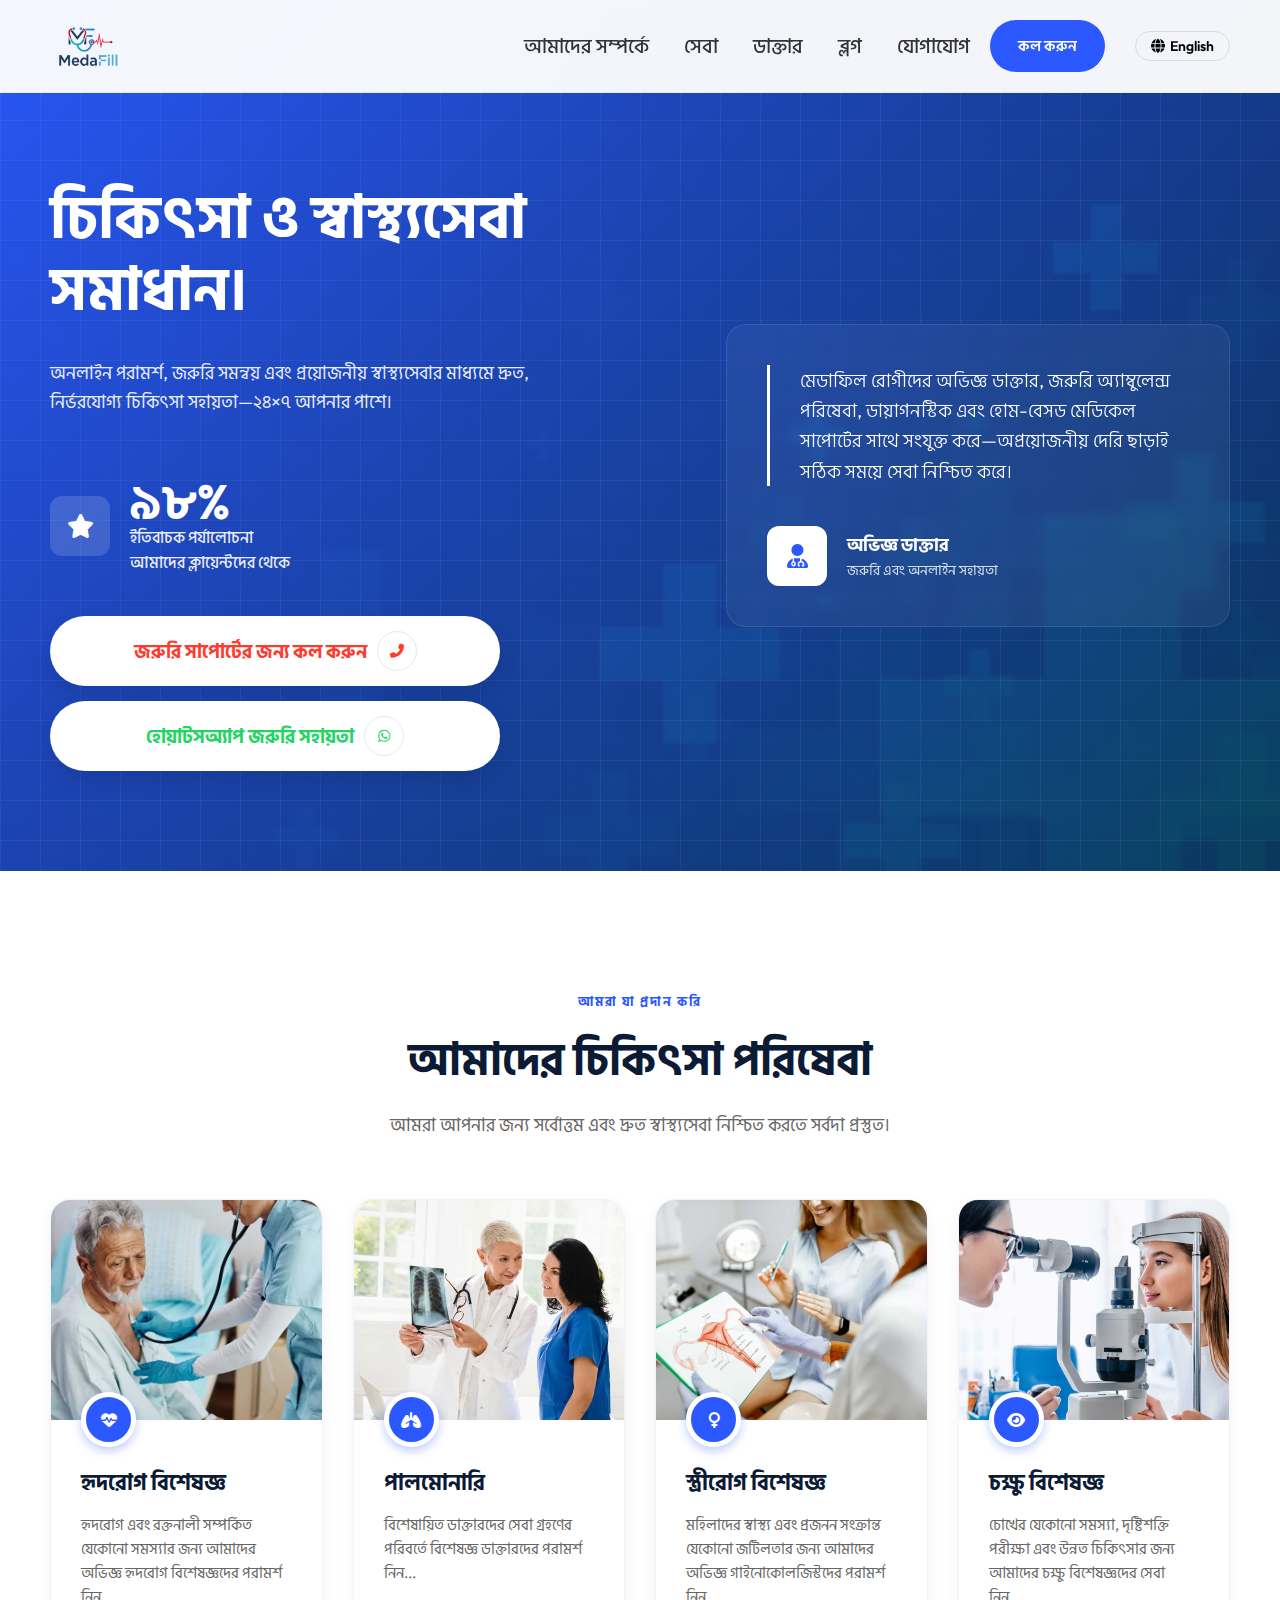
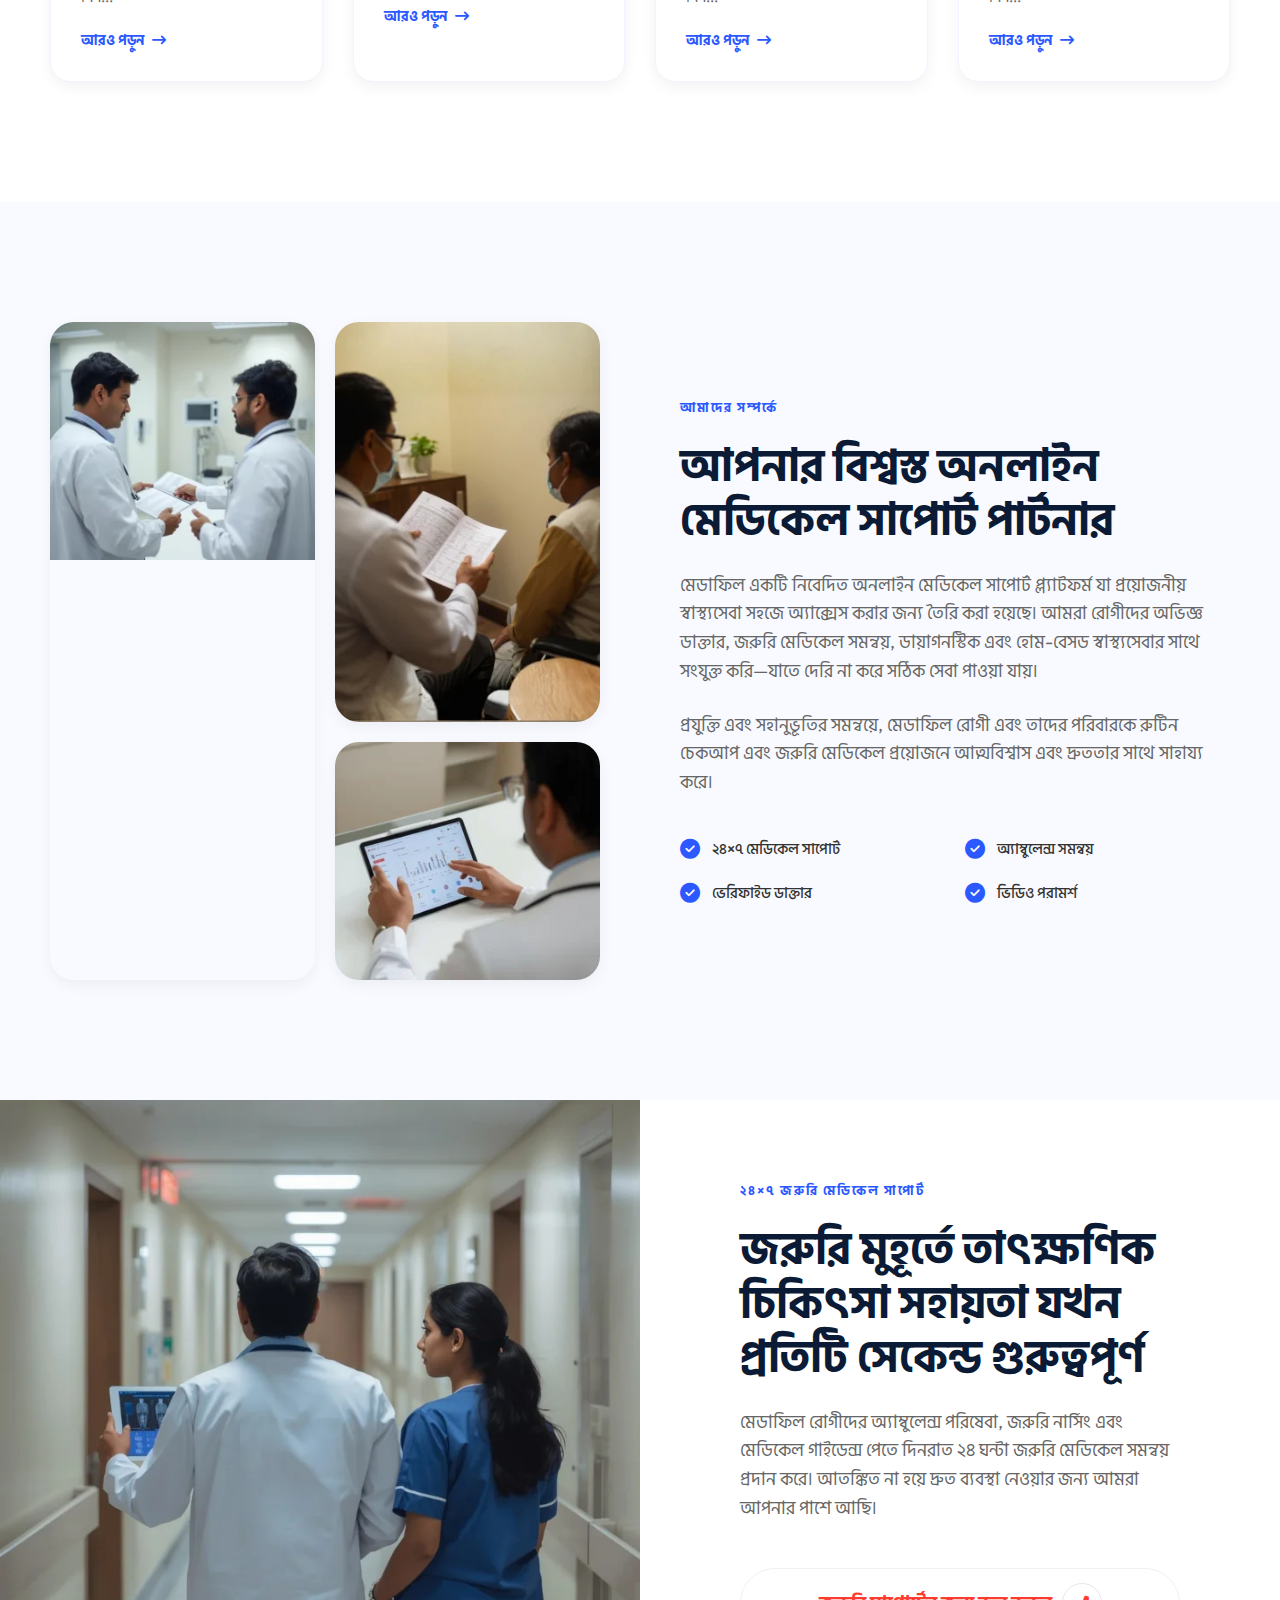
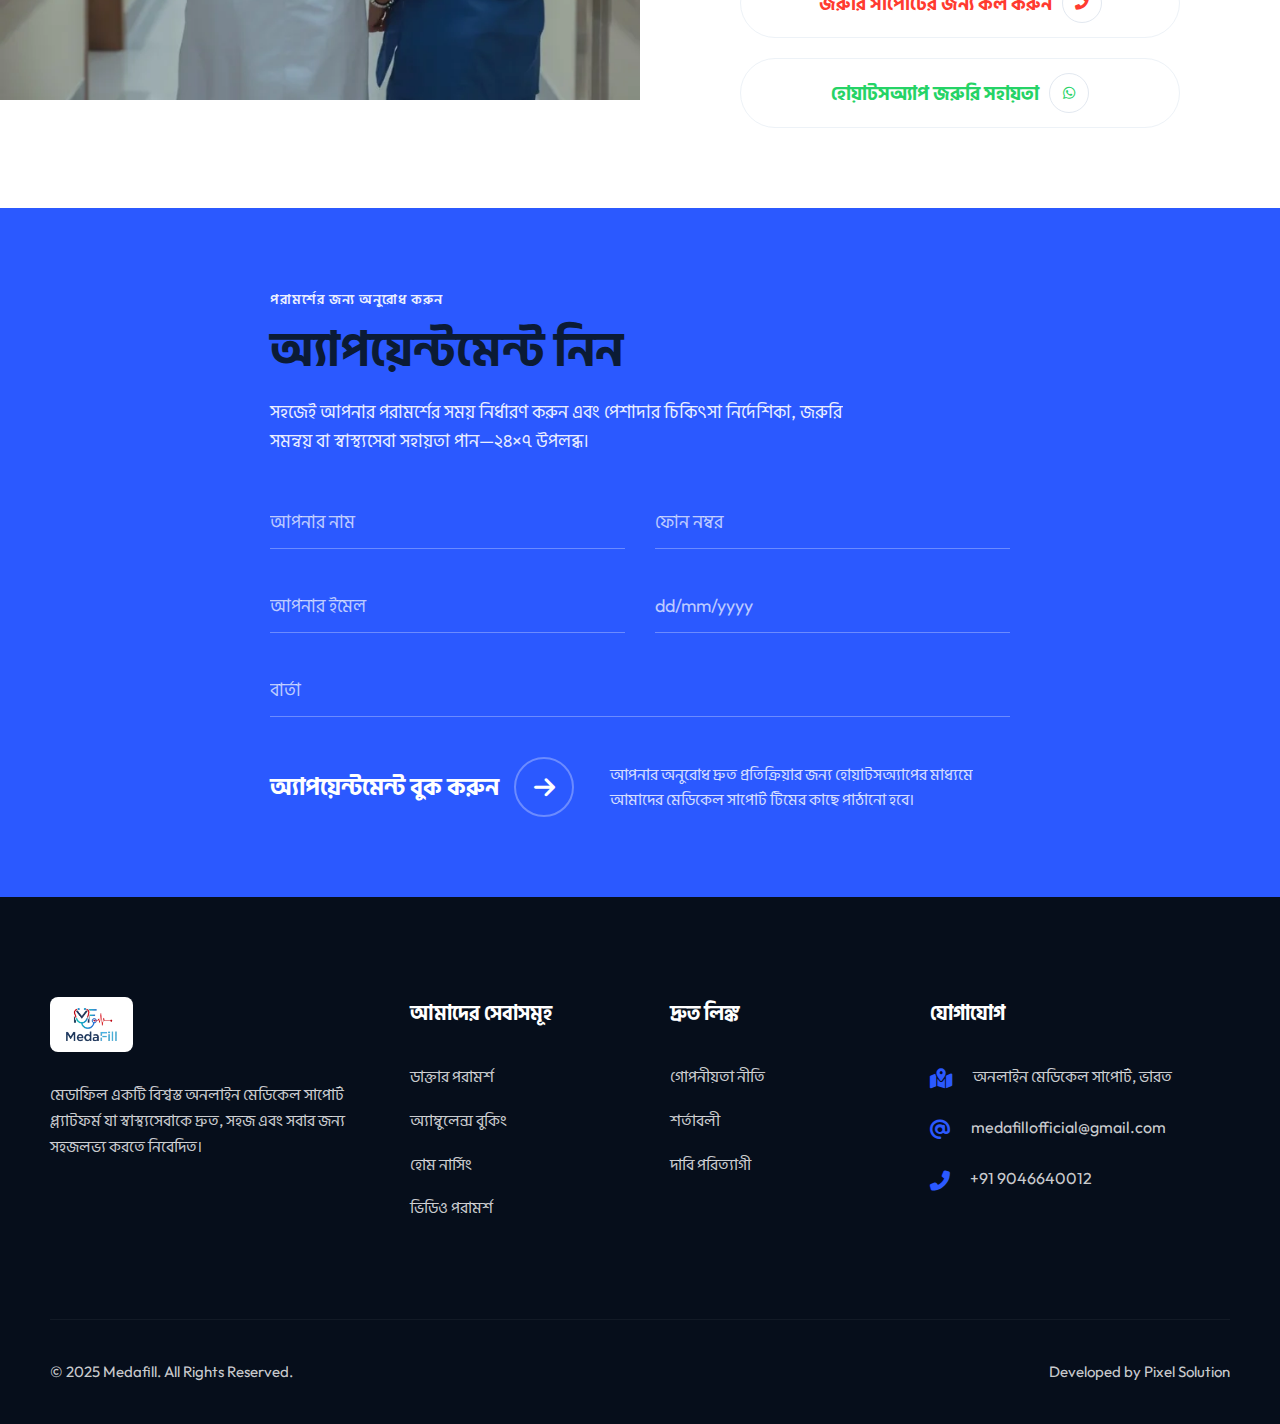
<file: index.html>
<!DOCTYPE html>
<html lang="bn">
<head>
    <meta charset="UTF-8">
    <meta name="viewport" content="width=device-width, initial-scale=1.0">
    <title>মেডাফিল | চিকিৎসা ও স্বাস্থ্যসেবা সমাধান</title>
    <link rel="preconnect" href="https://fonts.googleapis.com">
    <link rel="preconnect" href="https://fonts.gstatic.com" crossorigin>
    <link href="https://fonts.googleapis.com/css2?family=Outfit:wght@300;400;500;600;700&family=Hind+Siliguri:wght@300;400;500;600;700&display=swap" rel="stylesheet">
    <link rel="stylesheet" href="https://cdnjs.cloudflare.com/ajax/libs/font-awesome/6.4.0/css/all.min.css">
    <style>
        :root {
            --primary-blue: #2B59FF;
            --dark-navy: #0B1B35;
            --light-bg: #F8FAFF;
            --text-main: #333333;
            --text-secondary: #666666;
            --white: #FFFFFF;
            --accent-red: #FF3B30;
            --transition: all 0.4s cubic-bezier(0.165, 0.84, 0.44, 1);
            --glass: rgba(255, 255, 255, 0.1);
            --shadow-sm: 0 5px 15px rgba(0,0,0,0.05);
            --shadow-md: 0 10px 30px rgba(0,0,0,0.1);
        }

        * {
            margin: 0;
            padding: 0;
            box-sizing: border-box;
            font-family: 'Outfit', 'Hind Siliguri', sans-serif;
        }

        html {
            scroll-behavior: smooth;
        }

        body {
            background-color: var(--white);
            color: var(--text-main);
            overflow-x: hidden;
            line-height: 1.6;
        }

        a {
            text-decoration: none;
            color: inherit;
        }

        ul {
            list-style: none;
        }

        img {
            max-width: 100%;
            display: block;
        }

        .container {
            max-width: 1240px;
            margin: 0 auto;
            padding: 0 30px;
        }

        section {
            padding: 120px 0;
            position: relative;
        }

        /* Utilities */
        .btn {
            display: inline-flex;
            align-items: center;
            justify-content: center;
            padding: 14px 28px;
            border-radius: 50px;
            font-weight: 600;
            font-size: 15px;
            transition: var(--transition);
            cursor: pointer;
            border: none;
            gap: 10px;
        }

        .btn-primary {
            background: var(--primary-blue);
            color: var(--white);
        }

        .btn-primary:hover {
            background: #1a44e0;
            transform: translateY(-3px);
            box-shadow: 0 8px 25px rgba(43, 89, 255, 0.4);
        }

        .btn-outline {
            border: 1px solid #E2E8F0;
            background: var(--white);
            color: var(--text-main);
        }

        .btn-outline:hover {
            border-color: var(--primary-blue);
            color: var(--primary-blue);
        }

        .subtitle {
            text-transform: uppercase;
            color: var(--primary-blue);
            font-weight: 700;
            font-size: 13px;
            letter-spacing: 2px;
            margin-bottom: 20px;
            display: block;
        }

        h2 {
            font-size: 45px;
            font-weight: 700;
            color: var(--dark-navy);
            margin-bottom: 25px;
            line-height: 1.2;
        }

        /* Header */
        header {
            background: rgba(255, 255, 255, 0.95);
            backdrop-filter: blur(10px);
            padding: 20px 0;
            position: fixed;
            width: 100%;
            top: 0;
            z-index: 1000;
            transition: var(--transition);
            border-bottom: 1px solid rgba(0,0,0,0.03);
        }

        nav {
            display: flex;
            align-items: center;
            justify-content: space-between;
        }

        .logo img {
            height: 45px;
        }

        .nav-links {
            display: flex;
            gap: 35px;
            align-items: center;
        }

        .nav-links a {
            font-weight: 500;
            font-size: 15px;
            color: var(--text-main);
            transition: var(--transition);
        }

        .nav-links a:hover {
            color: var(--primary-blue);
        }

        .lang-btn {
            background: transparent;
            border: 1px solid #ddd;
            padding: 5px 15px;
            border-radius: 20px;
            cursor: pointer;
            font-size: 14px;
            font-weight: 600;
            margin-left: 10px;
            display: flex;
            align-items: center;
            gap: 5px;
            transition: var(--transition);
        }

        .lang-btn:hover {
            border-color: var(--primary-blue);
            color: var(--primary-blue);
        }

        /* Hero Section */
        .hero {
            background: var(--primary-blue);
            min-height: 95vh;
            color: var(--white);
            padding: 180px 0 100px;
            background-image: url('medical-bg.jpg');
            background-size: cover;
            background-position: center;
            overflow: hidden;
        }

        .hero::before {
            content: '';
            position: absolute;
            top: 0;
            left: 0;
            width: 100%;
            height: 100%;
            background: linear-gradient(135deg, rgba(43, 89, 255, 0.95) 0%, rgba(11, 27, 53, 0.8) 100%);
            z-index: 1;
        }

        /* Grid Pattern */
        .hero::after {
            content: '';
            position: absolute;
            top: 0;
            left: 0;
            width: 100%;
            height: 100%;
            background-image: 
                linear-gradient(rgba(255,255,255,0.05) 1px, transparent 1px),
                linear-gradient(90deg, rgba(255,255,255,0.05) 1px, transparent 1px);
            background-size: 40px 40px;
            z-index: 2;
        }

        .hero .container {
            position: relative;
            z-index: 10;
            display: grid;
            grid-template-columns: 1.1fr 0.9fr;
            gap: 60px;
            align-items: center;
        }

        .hero h1 {
            font-size: 60px; /* Adjusted for Bengali readability */
            font-weight: 700;
            line-height: 1.2;
            margin-bottom: 35px;
            animation: fadeInUp 1s ease;
        }

        .hero p.hero-desc {
            font-size: 18px;
            opacity: 0.9;
            margin-bottom: 45px;
            max-width: 550px;
            animation: fadeInUp 1.2s ease;
        }

        .hero-stats {
            display: flex;
            gap: 50px;
            margin-top: 60px;
            animation: fadeInUp 1.4s ease;
        }

        .stat-card {
            display: flex;
            align-items: center;
            gap: 20px;
        }

        .stat-card .icon {
            width: 60px;
            height: 60px;
            background: rgba(255,255,255,0.15);
            border-radius: 12px;
            display: flex;
            align-items: center;
            justify-content: center;
            font-size: 24px;
        }

        .stat-card .stat-val {
            font-size: 48px;
            font-weight: 700;
            line-height: 1;
        }

        .stat-card .stat-txt {
            font-size: 16px;
            font-weight: 500;
            opacity: 0.9;
        }

        .hero-sidebar {
            background: rgba(255,255,255,0.05);
            backdrop-filter: blur(5px);
            padding: 40px;
            border-radius: 20px;
            border: 1px solid rgba(255,255,255,0.1);
            animation: fadeInRight 1s ease;
        }

        .hero-sidebar blockquote {
            font-size: 19px;
            font-weight: 300;
            border-left: 3px solid var(--white);
            padding-left: 30px;
            margin-bottom: 40px;
        }

        /* Animations */
        @keyframes fadeInUp {
            from { opacity: 0; transform: translateY(30px); }
            to { opacity: 1; transform: translateY(0); }
        }
        @keyframes fadeInRight {
            from { opacity: 0; transform: translateX(30px); }
            to { opacity: 1; transform: translateX(0); }
        }

        /* Services */
        .services {
            background: var(--white);
            text-align: center;
        }

        .services-grid {
            display: grid;
            grid-template-columns: repeat(4, 1fr);
            gap: 30px;
            margin-top: 60px;
        }

        .card {
            background: var(--white);
            border-radius: 20px;
            overflow: hidden;
            box-shadow: var(--shadow-sm);
            transition: var(--transition);
            text-align: left;
            border: 1px solid #f0f4ff;
        }

        .card:hover {
            transform: translateY(-12px);
            box-shadow: var(--shadow-md);
            border-color: var(--primary-blue);
        }

        .card-img {
            height: 220px;
            width: 100%;
            object-fit: cover;
        }

        .card-body {
            padding: 30px;
            position: relative;
        }

        .card-icon {
            width: 55px;
            height: 55px;
            background: var(--primary-blue);
            border-radius: 50%;
            display: flex;
            align-items: center;
            justify-content: center;
            color: var(--white);
            position: absolute;
            top: -28px;
            left: 30px;
            border: 5px solid var(--white);
            box-shadow: 0 4px 10px rgba(43, 89, 255, 0.3);
        }

        .card h3 {
            font-size: 22px;
            margin: 15px 0 12px;
            color: var(--dark-navy);
        }

        .card p {
            font-size: 15px;
            color: var(--text-secondary);
            margin-bottom: 20px;
        }

        .link-more {
            color: var(--primary-blue);
            font-weight: 700;
            font-size: 14px;
            display: flex;
            align-items: center;
            gap: 8px;
        }

        /* About Us */
        .about {
            background-color: var(--light-bg);
        }

        .about .container {
            display: grid;
            grid-template-columns: 1fr 1fr;
            gap: 80px;
            align-items: center;
        }

        .image-layout {
            display: grid;
            grid-template-columns: repeat(2, 1fr);
            gap: 20px;
        }

        .img-item {
            border-radius: 24px;
            overflow: hidden;
            box-shadow: var(--shadow-sm);
        }

        .img-item-lg {
            grid-row: span 2;
        }

        .features {
            display: grid;
            grid-template-columns: 1fr 1fr;
            gap: 20px;
            margin-top: 40px;
        }

        .feature-item {
            display: flex;
            align-items: center;
            gap: 12px;
            font-size: 15px;
            font-weight: 500;
        }

        .feature-item i {
            color: var(--primary-blue);
            font-size: 20px;
        }

        /* Emergency Support */
        .emergency-banner {
            display: grid;
            grid-template-columns: 1fr 1fr;
            background: var(--white);
            padding: 0;
        }

        .emergency-image {
            height: 600px;
            object-fit: cover;
            width: 100%;
        }

        .emergency-info {
            padding: 80px 100px;
            display: flex;
            flex-direction: column;
            justify-content: center;
        }

        .emergency-actions {
            margin-top: 45px;
            display: flex;
            flex-direction: column;
            gap: 20px;
        }

        .btn-large {
            width: 100%;
            max-width: 450px;
            height: 70px;
            border-radius: 100px;
            border: 1.5px solid #EDF2F7;
            padding: 0 40px;
            font-size: 19px;
            color: var(--dark-navy);
        }

        .btn-large:hover {
            border-color: var(--primary-blue);
            background: var(--light-bg);
        }

        .btn-large i {
            width: 40px;
            height: 40px;
            border-radius: 50%;
            border: 1px solid #E2E8F0;
            display: flex;
            align-items: center;
            justify-content: center;
            font-size: 14px;
        }

        /* Booking Section */
        .booking {
            background: var(--primary-blue);
            color: var(--white);
            padding: 80px 0;
            text-align: center;
        }

        .booking .container {
            display: flex;
            justify-content: space-between;
            align-items: center;
        }

        .booking h2 {
            color: var(--white);
            text-align: left;
            margin-bottom: 0;
            max-width: 700px;
        }

        .btn-white {
            background: var(--white);
            color: var(--primary-blue);
            height: 60px;
            padding: 0 45px;
            font-size: 18px;
        }

        .btn-white i {
            background: var(--primary-blue);
            color: var(--white);
            width: 32px;
            height: 32px;
            border-radius: 50%;
            display: flex;
            align-items: center;
            justify-content: center;
        }

        /* Footer */
        footer {
            background: #060E1B;
            color: rgba(255,255,255,0.8);
            padding: 100px 0 40px;
        }

        .footer-wrap {
            display: grid;
            grid-template-columns: 1.2fr 0.8fr 0.8fr 1.2fr;
            gap: 60px;
            margin-bottom: 80px;
        }

        .footer-info img {
            height: 55px;
            margin-bottom: 30px;
            background: white;
            padding: 8px;
            border-radius: 8px;
        }

        .footer-wrap h4 {
            color: var(--white);
            font-size: 20px;
            margin-bottom: 35px;
        }

        .footer-links li {
            margin-bottom: 18px;
        }

        .footer-links a:hover {
            color: var(--primary-blue);
            transform: translateX(5px);
            display: inline-block;
        }

        .footer-contact li {
            margin-bottom: 25px;
            display: flex;
            gap: 20px;
        }

        .footer-contact i {
            color: var(--primary-blue);
            font-size: 20px;
            margin-top: 5px;
        }

        .footer-copy {
            border-top: 1px solid rgba(255,255,255,0.05);
            padding-top: 40px;
            display: flex;
            justify-content: space-between;
            font-size: 15px;
        }

        @media (max-width: 1100px) {
            .hero .container { grid-template-columns: 1fr; text-align: center; }
            .hero-sidebar { display: none; }
            .hero p.hero-desc { margin: 0 auto 45px; }
            .hero-stats { justify-content: center; }
            .services-grid { grid-template-columns: repeat(2, 1fr); }
            .about .container { grid-template-columns: 1fr; }
            .emergency-banner { grid-template-columns: 1fr; }
            .footer-wrap { grid-template-columns: repeat(2, 1fr); }
        }

    /* Mobile Nav & Hamburger */
    .mobile-toggle {
        display: none;
        cursor: pointer;
        font-size: 28px;
        color: var(--text-main);
        z-index: 1002;
    }

    /* Appointment Form Styles */
    .appointment-section {
        background: var(--primary-blue);
        color: var(--white);
        padding: 80px 0;
        position: relative;
        overflow: hidden;
    }
    
    /* Background decoration/overlay could be added here if needed to match image exactly */
    
    .app-form-wrap {
        max-width: 800px;
        margin: 0 auto;
    }
    
    .app-subtitle {
        text-transform: uppercase;
        letter-spacing: 1px;
        font-size: 14px;
        font-weight: 600;
        margin-bottom: 10px;
        display: block;
        opacity: 0.9;
    }
    
    .app-title {
        font-size: 48px;
        font-weight: 700;
        margin-bottom: 20px;
        line-height: 1.2;
    }
    
    .app-desc {
        font-size: 18px;
        line-height: 1.6;
        margin-bottom: 40px;
        opacity: 0.9;
        max-width: 600px;
    }
    
    .form-grid {
        display: grid;
        grid-template-columns: 1fr 1fr;
        gap: 30px;
        margin-bottom: 30px;
    }
    
    .form-group {
        position: relative;
    }
    
    .form-control {
        width: 100%;
        background: transparent;
        border: none;
        border-bottom: 1px solid rgba(255,255,255,0.3);
        padding: 15px 0;
        color: var(--white);
        font-size: 18px;
        font-family: 'Outfit', 'Hind Siliguri', sans-serif;
        outline: none;
        transition: border-color 0.3s;
    }
    
    .form-control::placeholder {
        color: rgba(255,255,255,0.7);
    }
    
    .form-control:focus {
        border-bottom-color: var(--white);
    }
    
    /* Custom date input styling to look better */
    input[type="date"]::-webkit-calendar-picker-indicator {
        filter: invert(1);
        cursor: pointer;
    }

    .form-submit-row {
        display: flex;
        align-items: center;
        justify-content: space-between;
        margin-top: 40px;
        flex-wrap: wrap;
        gap: 20px;
    }
    
    .btn-submit {
        display: inline-flex;
        align-items: center;
        gap: 15px;
        font-size: 24px;
        font-weight: 700;
        color: var(--white);
        background: none;
        border: none;
        cursor: pointer;
        padding: 0;
        text-decoration: none;
    }
    
    .btn-submit .circle-icon {
        width: 60px;
        height: 60px;
        border: 2px solid rgba(255,255,255,0.3);
        border-radius: 50%;
        display: flex;
        align-items: center;
        justify-content: center;
        transition: 0.3s;
    }
    
    .btn-submit:hover .circle-icon {
        background: var(--white);
        color: var(--primary-blue);
        border-color: var(--white);
    }
    
    .whatsapp-note {
        font-size: 16px;
        opacity: 0.8;
        max-width: 400px;
    }

    /* Updated Responsive Styles */
    @media (max-width: 768px) {
        .logo img { height: 40px; } /* Slightly larger logo on mobile for visibility */
        .mobile-toggle { display: block; margin-left: auto; } /* Push to right */
        
        .nav-links {
            position: fixed;
            top: 0;
            right: -100%;
            width: 85%;
            height: 100vh;
            background: var(--white);
            flex-direction: column;
            justify-content: flex-start;
            padding-top: 100px;
            gap: 25px;
            box-shadow: -5px 0 30px rgba(0,0,0,0.1);
            transition: var(--transition);
            z-index: 1001;
            display: flex;
        }

        .nav-links.active {
            right: 0;
        }

        .nav-links li a {
            font-size: 24px; /* Larger mobile menu fonts */
            color: var(--text-main);
            display: block;
            padding: 10px 30px;
        }
        
        .hero h1 { font-size: 42px; margin-bottom: 20px; }
        .hero p.hero-desc { font-size: 18px; margin-bottom: 30px; }
        .hero .container { flex-direction: column; padding-top: 30px; }
        
        .hero-sidebar {
            width: 100%;
            margin-top: 40px;
        }
        
        .services-grid { grid-template-columns: 1fr; }
        
        /* Appointment Form Mobile */
        .form-grid { grid-template-columns: 1fr; gap: 20px; }
        .app-title { font-size: 36px; }
        .form-submit-row { flex-direction: column; align-items: flex-start; }
        
        .footer-wrap { grid-template-columns: 1fr; gap: 40px; text-align: left; }
        .footer-contact li { justify-content: flex-start; }
        
        /* Nav adjustments */
        nav .btn-primary { display: none; } /* Hide 'Call Now' in header on mobile to save space, rely on mobile menu or hero buttons */
        #lang-toggle { font-size: 16px; padding: 5px 10px; margin-left: 10px; }
    }
</style>
</head>
<body>

<header id="main-header">
    <div class="container">
        <nav>
            <a href="index.html" class="logo">
                <img src="logo.webp" alt="মেডাফিল Logo">
            </a>
            <div style="display: flex; align-items: center; gap: 20px;">
                <ul class="nav-links" id="navLinks">
                    <!-- Increased font size for nav links -->
                    <li><a href="about.html" style="font-size: 20px; font-weight: 500;" data-i18n="about">আমাদের সম্পর্কে</a></li>
                    <li><a href="services.html" style="font-size: 20px; font-weight: 500;" data-i18n="services">সেবা</a></li>
                    <li><a href="doctors.html" style="font-size: 20px; font-weight: 500;" data-i18n="doctors">ডাক্তার</a></li>
                    <li><a href="blogs.html" style="font-size: 20px; font-weight: 500;" data-i18n="blogs">ব্লগ</a></li>
                    <li><a href="contact.html" style="font-size: 20px; font-weight: 500;" data-i18n="contact">যোগাযোগ</a></li>
                </ul>
                <a href="tel:+919046640012" class="btn btn-primary" data-i18n="call_now">কল করুন</a>
                <!-- Lang Toggle -->
                <button class="lang-btn" id="lang-toggle" onclick="toggleLanguage()">
                    <i class="fas fa-globe"></i> English
                </button>
                <!-- Mobile Hamburger -->
                <div class="mobile-toggle" onclick="toggleMenu()">
                    <i class="fas fa-bars"></i>
                </div>
            </div>
        </nav>
    </div>
</header>

<section class="hero">
    <div class="container">
        <div class="hero-left">
            <h1 data-i18n="hero_title">চিকিৎসা ও স্বাস্থ্যসেবা সমাধান।</h1>
            <p class="hero-desc" data-i18n="hero_desc">অনলাইন পরামর্শ, জরুরি সমন্বয় এবং প্রয়োজনীয় স্বাস্থ্যসেবার মাধ্যমে দ্রুত, নির্ভরযোগ্য চিকিৎসা সহায়তা—২৪×৭ আপনার পাশে।</p>
            
            <div class="hero-stats">
                <div class="stat-card">
                    <div class="icon"><i class="fas fa-star text-white"></i></div>
                    <div>
                        <div class="stat-val" data-i18n="stat_val">৯৮%</div>
                        <div class="stat-txt" data-i18n="stat_txt">ইতিবাচক পর্যালোচনা<br>আমাদের ক্লায়েন্টদের থেকে</div>
                    </div>
                </div>
            </div>
            
            <div class="hero-actions" style="margin-top: 40px; display: flex; flex-direction: column; gap: 15px;">
                <a href="tel:+919046640012" class="btn btn-large" style="background: var(--white); color: var(--accent-red); font-weight: 700; border: none; box-shadow: 0 10px 20px rgba(0,0,0,0.1);">
                    <span data-i18n="call_emergency">জরুরি সাপোর্টের জন্য কল করুন</span> <i class="fas fa-phone-alt"></i>
                </a>
                <a href="https://wa.me/919046640012" class="btn btn-large" style="background: var(--white); color: #25D366; font-weight: 700; border: none; box-shadow: 0 10px 20px rgba(0,0,0,0.1);">
                    <span data-i18n="whatsapp_emergency">হোয়াটসঅ্যাপ জরুরি সহায়তা</span> <i class="fab fa-whatsapp"></i>
                </a>
            </div>
        </div>
        
        <div class="hero-sidebar">
            <blockquote data-i18n="hero_quote">
                মেডাফিল রোগীদের অভিজ্ঞ ডাক্তার, জরুরি অ্যাম্বুলেন্স পরিষেবা, ডায়াগনস্টিক এবং হোম-বেসড মেডিকেল সাপোর্টের সাথে সংযুক্ত করে—অপ্রয়োজনীয় দেরি ছাড়াই সঠিক সময়ে সেবা নিশ্চিত করে।
            </blockquote>
            <div class="stat-card">
                <div class="icon" style="background: var(--white); color: var(--primary-blue);"><i class="fas fa-user-md"></i></div>
                <div>
                    <div style="font-size: 18px; font-weight: 700;" data-i18n="exp_docs">অভিজ্ঞ ডাক্তার</div>
                    <div style="font-size: 14px; opacity: 0.8;" data-i18n="emergency_assist">জরুরি এবং অনলাইন সহায়তা</div>
                </div>
            </div>
        </div>
    </div>
</section>

<section class="services" id="services">
    <div class="container">
        <span class="subtitle" data-i18n="what_we_provide">আমরা যা প্রদান করি</span>
        <h2 data-i18n="our_services">আমাদের চিকিৎসা পরিষেবা</h2>
        <p style="color: var(--text-secondary); max-width: 600px; margin: 0 auto 60px; font-size: 18px;" data-i18n="services_desc">আমরা আপনার জন্য সর্বোত্তম এবং দ্রুত স্বাস্থ্যসেবা নিশ্চিত করতে সর্বদা প্রস্তুত।</p>
        
        <div class="services-grid">
            <!-- Cardiology -->
            <div class="card">
                <img src="services-1.webp" alt="Cardiology" class="card-img">
                <div class="card-body">
                    <div class="card-icon"><i class="fas fa-heart-pulse"></i></div>
                    <h3 data-i18n="cardiologist">হৃদরোগ বিশেষজ্ঞ</h3>
                    <p data-i18n="cardio_desc">হৃদরোগ এবং রক্তনালী সম্পর্কিত যেকোনো সমস্যার জন্য আমাদের অভিজ্ঞ হৃদরোগ বিশেষজ্ঞদের পরামর্শ নিন...</p>
                    <a href="contact.html" class="link-more"><span data-i18n="read_more">আরও পড়ুন</span> <i class="fas fa-arrow-right-long"></i></a>
                </div>
            </div>
            <!-- Pulmonary -->
            <div class="card">
                <img src="services-2.webp" alt="Pulmonary" class="card-img">
                <div class="card-body">
                    <div class="card-icon"><i class="fas fa-lungs"></i></div>
                    <h3 data-i18n="pulmonary">পালমোনারি</h3>
                    <p data-i18n="lung_desc">বিশেষায়িত ডাক্তারদের সেবা গ্রহণের পরিবর্তে বিশেষজ্ঞ ডাক্তারদের পরামর্শ নিন</p>
                    <a href="contact.html" class="link-more"><span data-i18n="read_more">আরও পড়ুন</span> <i class="fas fa-arrow-right-long"></i></a>
                </div>
            </div>
            <!-- Gynecology -->
            <div class="card">
                <img src="services-3.webp" alt="Gynecology" class="card-img">
                <div class="card-body">
                    <div class="card-icon"><i class="fas fa-venus"></i></div>
                    <h3 data-i18n="gynecology">স্ত্রীরোগ বিশেষজ্ঞ</h3>
                    <p data-i18n="gyn_desc">মহিলাদের স্বাস্থ্য এবং প্রজনন সংক্রান্ত যেকোনো জটিলতার জন্য আমাদের অভিজ্ঞ গাইনোকোলজিস্টদের পরামর্শ নিন...</p>
                    <a href="contact.html" class="link-more"><span data-i18n="read_more">আরও পড়ুন</span> <i class="fas fa-arrow-right-long"></i></a>
                </div>
            </div>
            <!-- Ophthalmology -->
            <div class="card">
                <img src="services-4.webp" alt="Ophthalmology" class="card-img">
                <div class="card-body">
                    <div class="card-icon"><i class="fas fa-eye"></i></div>
                    <h3 data-i18n="ophthalmology">চক্ষু বিশেষজ্ঞ</h3>
                    <p data-i18n="eye_desc">চোখের যেকোনো সমস্যা, দৃষ্টিশক্তি পরীক্ষা এবং উন্নত চিকিৎসার জন্য আমাদের চক্ষু বিশেষজ্ঞদের সেবা নিন...</p>
                    <a href="contact.html" class="link-more"><span data-i18n="read_more">আরও পড়ুন</span> <i class="fas fa-arrow-right-long"></i></a>
                </div>
            </div>
        </div>
    </div>
</section>

<section class="about" id="about">
    <div class="container">
        <div class="image-layout">
            <div class="img-item img-item-lg">
                <img src="about-1.webp" alt="Doctors">
            </div>
            <div class="img-item">
                <img src="about-2.webp" alt="Consultation">
            </div>
            <div class="img-item">
                <img src="about-3.webp" alt="Records">
            </div>
        </div>
        
        <div class="about-text">
            <span class="subtitle" data-i18n="about_us_label">আমাদের সম্পর্কে</span>
            <h2 data-i18n="about_title">আপনার বিশ্বস্ত অনলাইন মেডিকেল সাপোর্ট পার্টনার</h2>
            <p style="margin-bottom: 25px; color: var(--text-secondary); font-size: 18px;" data-i18n="about_txt1">মেডাফিল একটি নিবেদিত অনলাইন মেডিকেল সাপোর্ট প্ল্যাটফর্ম যা প্রয়োজনীয় স্বাস্থ্যসেবা সহজে অ্যাক্সেস করার জন্য তৈরি করা হয়েছে। আমরা রোগীদের অভিজ্ঞ ডাক্তার, জরুরি মেডিকেল সমন্বয়, ডায়াগনস্টিক এবং হোম-বেসড স্বাস্থ্যসেবার সাথে সংযুক্ত করি—যাতে দেরি না করে সঠিক সেবা পাওয়া যায়।</p>
            <p style="margin-bottom: 30px; color: var(--text-secondary); font-size: 18px;" data-i18n="about_txt2">প্রযুক্তি এবং সহানুভূতির সমন্বয়ে, মেডাফিল রোগী এবং তাদের পরিবারকে রুটিন চেকআপ এবং জরুরি মেডিকেল প্রয়োজনে আত্মবিশ্বাস এবং দ্রুততার সাথে সাহায্য করে।</p>
            
            <div class="features">
                <div class="feature-item"><i class="fas fa-circle-check"></i> <span data-i18n="feat_247">২৪×৭ মেডিকেল সাপোর্ট</span></div>
                <div class="feature-item"><i class="fas fa-circle-check"></i> <span data-i18n="feat_ambulance">অ্যাম্বুলেন্স সমন্বয়</span></div>
                <div class="feature-item"><i class="fas fa-circle-check"></i> <span data-i18n="feat_verified">ভেরিফাইড ডাক্তার</span></div>
                <div class="feature-item"><i class="fas fa-circle-check"></i> <span data-i18n="feat_video">ভিডিও পরামর্শ</span></div>
            </div>
        </div>
    </div>
</section>

<section class="emergency-banner" id="doctors">
    <img src="emergency-1.webp" alt="Emergency Corridor" class="emergency-image">
    <div class="emergency-info">
        <span class="subtitle" data-i18n="emergency_label">২৪×৭ জরুরি মেডিকেল সাপোর্ট</span>
        <h2 data-i18n="emergency_title">জরুরি মুহূর্তে তাৎক্ষণিক চিকিৎসা সহায়তা যখন প্রতিটি সেকেন্ড গুরুত্বপূর্ণ</h2>
        <p style="color: var(--text-secondary); font-size: 18px;" data-i18n="emergency_desc">মেডাফিল রোগীদের অ্যাম্বুলেন্স পরিষেবা, জরুরি নার্সিং এবং মেডিকেল গাইডেন্স পেতে দিনরাত ২৪ ঘন্টা জরুরি মেডিকেল সমন্বয় প্রদান করে। আতঙ্কিত না হয়ে দ্রুত ব্যবস্থা নেওয়ার জন্য আমরা আপনার পাশে আছি।</p>
        
        <div class="emergency-actions">
            <a href="tel:+919046640012" class="btn btn-large" style="color: var(--accent-red); font-weight: 700;">
                <span data-i18n="call_emergency">জরুরি সাপোর্টের জন্য কল করুন</span> <i class="fas fa-phone-alt"></i>
            </a>
            <a href="https://wa.me/919046640012" class="btn btn-large" style="color: #25D366; font-weight: 700;">
                <span data-i18n="whatsapp_emergency">হোয়াটসঅ্যাপ জরুরি সহায়তা</span> <i class="fab fa-whatsapp"></i>
            </a>
        </div>
    </div>
</section>

<!-- Detailed Appointment Form Section (Replaces simple booking banner) -->
<section class="appointment-section">
    <!-- Using a container here to center the content -->
    <div class="container app-form-wrap">
        <span class="app-subtitle" data-i18n="req_consultation">Request a Consultation</span>
        <h2 class="app-title" data-i18n="make_appt">Make an Appointment</h2>
        <p class="app-desc" data-i18n="appt_desc">
            Schedule your consultation easily and receive professional medical guidance, emergency coordination, or healthcare support—available 24×7.
        </p>
        
        <form id="appointmentForm" onsubmit="sendToWhatsApp(event)">
            <div class="form-grid">
                <div class="form-group">
                    <input type="text" class="form-control" id="name" placeholder="Your Name" required>
                </div>
                <div class="form-group">
                    <input type="tel" class="form-control" id="phone" placeholder="Phone No" required>
                </div>
                <div class="form-group">
                    <input type="email" class="form-control" id="email" placeholder="Your Email">
                </div>
                <div class="form-group">
                    <input type="text" class="form-control" id="date" placeholder="dd/mm/yyyy" onfocus="this.type='date'" onblur="if(!this.value)this.type='text'">
                </div>
            </div>
            <div class="form-group">
                <input type="text" class="form-control" id="message" placeholder="Message" style="width: 100%;">
            </div>
            
            <div class="form-submit-row">
                <button type="submit" class="btn-submit">
                    <span data-i18n="book_apt_btn">Book an Appointment</span>
                    <span class="circle-icon"><i class="fas fa-arrow-right"></i></span>
                </button>
                
                <p class="whatsapp-note" data-i18n="wa_note">
                    Your request will be sent directly to our medical support team via WhatsApp for quick response.
                </p>
            </div>
        </form>
    </div>
</section>

<footer id="contact">
    <div class="container">
        <div class="footer-wrap">
            <div class="footer-info">
                <img src="logo.webp" alt="মেডাফিল Logo">
                <p data-i18n="footer_about">মেডাফিল একটি বিশ্বস্ত অনলাইন মেডিকেল সাপোর্ট প্ল্যাটফর্ম যা স্বাস্থ্যসেবাকে দ্রুত, সহজ এবং সবার জন্য সহজলভ্য করতে নিবেদিত।</p>
            </div>
            
            <div>
                <h4 data-i18n="footer_services">আমাদের সেবাসমূহ</h4>
                <ul class="footer-links">
                    <li><a href="services.html" data-i18n="footer_doc">ডাক্তার পরামর্শ</a></li>
                    <li><a href="services.html" data-i18n="footer_ambu">অ্যাম্বুলেন্স বুকিং</a></li>
                    <li><a href="services.html" data-i18n="footer_nurse">হোম নার্সিং</a></li>
                    <li><a href="services.html" data-i18n="footer_video">ভিডিও পরামর্শ</a></li>
                </ul>
            </div>

            <div>
                <h4 data-i18n="footer_links">দ্রুত লিঙ্ক</h4>
                <ul class="footer-links">
                    <li><a href="#" data-i18n="footer_privacy">গোপনীয়তা নীতি</a></li>
                    <li><a href="#" data-i18n="footer_terms">শর্তাবলী</a></li>
                    <li><a href="#" data-i18n="footer_disclaimer">দাবি পরিত্যাগী</a></li>
                </ul>
            </div>

            <div>
                <h4 data-i18n="footer_contact">যোগাযোগ</h4>
                <ul class="footer-contact">
                    <li><i class="fas fa-map-location-dot"></i> <span data-i18n="contact_addr">অনলাইন মেডিকেল সাপোর্ট, ভারত</span></li>
                    <li><i class="fas fa-at"></i> medafillofficial@gmail.com</li>
                    <li><i class="fas fa-phone-flip"></i> +91 9046640012</li>
                </ul>
            </div>
        </div>
        
        <div class="footer-copy">
            <span>&copy; 2025 Medafill. All Rights Reserved.</span>
            <span data-i18n="footer_dev">Developed by Pixel Solution</span>
        </div>
    </div>
</footer>

<script>
    // Simple header scroll effect
    window.addEventListener('scroll', () => {
        const header = document.getElementById('main-header');
        if (window.scrollY > 50) {
            header.style.padding = '12px 0';
            header.style.boxShadow = '0 10px 30px rgba(0,0,0,0.08)';
        } else {
            header.style.padding = '20px 0';
            header.style.boxShadow = 'none';
        }
    });

    // Mobile Menu Toggle
    function toggleMenu() {
        const nav = document.getElementById('navLinks');
        nav.classList.toggle('active');
    }

    // Close menu when clicking a link
    document.querySelectorAll('.nav-links a').forEach(link => {
        link.addEventListener('click', () => {
            document.getElementById('navLinks').classList.remove('active');
        });
    });

    // WhatsApp Appointment Sender
    function sendToWhatsApp(e) {
        e.preventDefault();
        const name = document.getElementById('name').value;
        const phone = document.getElementById('phone').value;
        const email = document.getElementById('email').value;
        const dateInput = document.getElementById('date').value;
        const message = document.getElementById('message').value;
        
        let formattedDate = dateInput;
        if(dateInput) {
            const [year, month, day] = dateInput.split('-');
            formattedDate = `${day}/${month}/${year}`;
        }
        
        const text = `Appointment Request:%0AName: ${name}%0APhone: ${phone}%0AEmail: ${email}%0ADate: ${formattedDate}%0AMessage: ${message}`;
        
        window.open(`https://wa.me/919046640012?text=${text}`, '_blank');
    }

    // Language toggle
    const translations = {
        en: {
            about: "About Us",
            services: "Services",
            doctors: "Doctors",
            blogs: "Blogs",
            contact: "Contact Us",
            call_now: "Call Now",
            hero_title: "Medical & Health Care Solutions.",
            hero_desc: "Fast, reliable medical assistance through online consultations, emergency coordination, and essential healthcare services—available 24×7 to support you in both routine and critical moments.",
            stat_val: "98%",
            stat_txt: "Positive Reviews<br>From Our Clients",
            hero_quote: "Medafill connects patients with experienced doctors, emergency ambulance services, diagnostics, and home-based medical support—ensuring timely care without unnecessary delays.",
            exp_docs: "Experienced Doctors",
            emergency_assist: "Emergency & Online Assistance",
            what_we_provide: "What We Provide",
            our_services: "Our Medical Services",
            services_desc: "We are committed to providing the best and fastest healthcare ensuring your well-being.",
            cardiologist: "Cardiologist",
            cardio_desc: "Get expert advice from our cardiologists for any heart and vascular related problems...",
            read_more: "Read More",
            pulmonary: "Pulmonary",
            lung_desc: "Consult our specialized doctors for lung and respiratory issues treatment...",
            gynecology: "Gynecology",
            gyn_desc: "Get consultation from our experienced gynecologists for women's health and reproductive issues...",
            ophthalmology: "Ophthalmology",
            eye_desc: "Get expert care for any eye problems, vision testing and advanced treatment...",
            about_us_label: "About Us",
            about_title: "Your Trusted Online Medical Support Partner",
            about_txt1: "Medafill is a dedicated online medical support platform built to simplify access to essential healthcare services. We connect patients with experienced doctors, emergency medical coordination, diagnostics, and home-based healthcare – ensuring timely support without unnecessary delays.",
            about_txt2: "By combining technology with compassionate care, Medafill helps patients and families navigate both routine and critical medical needs.",
            feat_247: "24x7 Medical Support",
            feat_ambulance: "Ambulance Coordination",
            feat_verified: "Verified Doctors",
            feat_video: "Video Consultations",
            emergency_label: "24x7 EMERGENCY MEDICAL SUPPORT",
            emergency_title: "Immediate Medical Assistance When Every Second Counts",
            emergency_desc: "Medafill provides round-the-clock emergency medical coordination to help patients access ambulance services, urgent nursing support, and medical guidance without delay. We are here to help you act fast without panic.",
            call_emergency: "Call Now for Emergency Support",
            whatsapp_emergency: "WhatsApp Emergency Help",
            req_consultation: "Request a Consultation",
            make_appt: "Make an Appointment",
            appt_desc: "Schedule your consultation easily and receive professional medical guidance, emergency coordination, or healthcare support—available 24×7.",
            book_apt_btn: "Book an Appointment",
            wa_note: "Your request will be sent directly to our medical support team via WhatsApp for quick response.",
            footer_about: "Medafill is a trusted online medical support platform dedicated to making healthcare faster, simpler, and more accessible.",
            footer_services: "Our Services",
            footer_doc: "Doctor Consultation",
            footer_ambu: "Ambulance Booking",
            footer_nurse: "Home Nursing",
            footer_video: "Video Consultations",
            footer_links: "Quick Links",
            footer_privacy: "Privacy Policy",
            footer_terms: "Terms & Conditions",
            footer_disclaimer: "Disclaimer",
            footer_contact: "Contact Us",
            contact_addr: "Online Medical Support, India",
            footer_dev: "Developed by Pixel Solution"
        },
        bn: {
            about: "আমাদের সম্পর্কে",
            services: "সেবা",
            doctors: "ডাক্তার",
            blogs: "ব্লগ",
            contact: "যোগাযোগ",
            call_now: "কল করুন",
            hero_title: "চিকিৎসা ও স্বাস্থ্যসেবা সমাধান।",
            hero_desc: "অনলাইন পরামর্শ, জরুরি সমন্বয় এবং প্রয়োজনীয় স্বাস্থ্যসেবার মাধ্যমে দ্রুত, নির্ভরযোগ্য চিকিৎসা সহায়তা—২৪×৭ আপনার পাশে।",
            stat_val: "৯৮%",
            stat_txt: "ইতিবাচক পর্যালোচনা<br>আমাদের ক্লায়েন্টদের থেকে",
            hero_quote: "মেডাফিল রোগীদের অভিজ্ঞ ডাক্তার, জরুরি অ্যাম্বুলেন্স পরিষেবা, ডায়াগনস্টিক এবং হোম-বেসড মেডিকেল সাপোর্টের সাথে সংযুক্ত করে—অপ্রয়োজনীয় দেরি ছাড়াই সঠিক সময়ে সেবা নিশ্চিত করে।",
            exp_docs: "অভিজ্ঞ ডাক্তার",
            emergency_assist: "জরুরি এবং অনলাইন সহায়তা",
            what_we_provide: "আমরা যা প্রদান করি",
            our_services: "আমাদের চিকিৎসা পরিষেবা",
            services_desc: "আমরা আপনার জন্য সর্বোত্তম এবং দ্রুত স্বাস্থ্যসেবা নিশ্চিত করতে সর্বদা প্রস্তুত।",
            cardiologist: "হৃদরোগ বিশেষজ্ঞ",
            cardio_desc: "হৃদরোগ এবং রক্তনালী সম্পর্কিত যেকোনো সমস্যার জন্য আমাদের অভিজ্ঞ হৃদরোগ বিশেষজ্ঞদের পরামর্শ নিন...",
            read_more: "আরও পড়ুন",
            pulmonary: "পালমোনারি",
            lung_desc: "বিশেষায়িত ডাক্তারদের সেবা গ্রহণের পরিবর্তে বিশেষজ্ঞ ডাক্তারদের পরামর্শ নিন...",
            gynecology: "স্ত্রীরোগ বিশেষজ্ঞ",
            gyn_desc: "মহিলাদের স্বাস্থ্য এবং প্রজনন সংক্রান্ত যেকোনো জটিলতার জন্য আমাদের অভিজ্ঞ গাইনোকোলজিস্টদের পরামর্শ নিন...",
            ophthalmology: "চক্ষু বিশেষজ্ঞ",
            eye_desc: "চোখের যেকোনো সমস্যা, দৃষ্টিশক্তি পরীক্ষা এবং উন্নত চিকিৎসার জন্য আমাদের চক্ষু বিশেষজ্ঞদের সেবা নিন...",
            about_us_label: "আমাদের সম্পর্কে",
            about_title: "আপনার বিশ্বস্ত অনলাইন মেডিকেল সাপোর্ট পার্টনার",
            about_txt1: "মেডাফিল একটি নিবেদিত অনলাইন মেডিকেল সাপোর্ট প্ল্যাটফর্ম যা প্রয়োজনীয় স্বাস্থ্যসেবা সহজে অ্যাক্সেস করার জন্য তৈরি করা হয়েছে। আমরা রোগীদের অভিজ্ঞ ডাক্তার, জরুরি মেডিকেল সমন্বয়, ডায়াগনস্টিক এবং হোম-বেসড স্বাস্থ্যসেবার সাথে সংযুক্ত করি—যাতে দেরি না করে সঠিক সেবা পাওয়া যায়।",
            about_txt2: "প্রযুক্তি এবং সহানুভূতির সমন্বয়ে, মেডাফিল রোগী এবং তাদের পরিবারকে রুটিন চেকআপ এবং জরুরি মেডিকেল প্রয়োজনে আত্মবিশ্বাস এবং দ্রুততার সাথে সাহায্য করে।",
            feat_247: "২৪×৭ মেডিকেল সাপোর্ট",
            feat_ambulance: "অ্যাম্বুলেন্স সমন্বয়",
            feat_verified: "ভেরিফাইড ডাক্তার",
            feat_video: "ভিডিও পরামর্শ",
            emergency_label: "২৪×৭ জরুরি মেডিকেল সাপোর্ট",
            emergency_title: "জরুরি মুহূর্তে তাৎক্ষণিক চিকিৎসা সহায়তা যখন প্রতিটি সেকেন্ড গুরুত্বপূর্ণ",
            emergency_desc: "মেডাফিল রোগীদের অ্যাম্বুলেন্স পরিষেবা, জরুরি নার্সিং এবং মেডিকেল গাইডেন্স পেতে দিনরাত ২৪ ঘন্টা জরুরি মেডিকেল সমন্বয় প্রদান করে। আতঙ্কিত না হয়ে দ্রুত ব্যবস্থা নেওয়ার জন্য আমরা আপনার পাশে আছি।",
            call_emergency: "জরুরি সাপোর্টের জন্য কল করুন",
            whatsapp_emergency: "হোয়াটসঅ্যাপ জরুরি সহায়তা",
            req_consultation: "পরামর্শের জন্য অনুরোধ করুন",
            make_appt: "অ্যাপয়েন্টমেন্ট নিন",
            appt_desc: "সহজেই আপনার পরামর্শের সময় নির্ধারণ করুন এবং পেশাদার চিকিৎসা নির্দেশিকা, জরুরি সমন্বয় বা স্বাস্থ্যসেবা সহায়তা পান—২৪×৭ উপলব্ধ।",
            book_apt_btn: "অ্যাপয়েন্টমেন্ট বুক করুন",
            wa_note: "আপনার অনুরোধ দ্রুত প্রতিক্রিয়ার জন্য হোয়াটসঅ্যাপের মাধ্যমে আমাদের মেডিকেল সাপোর্ট টিমের কাছে পাঠানো হবে।",
            footer_about: "মেডাফিল একটি বিশ্বস্ত অনলাইন মেডিকেল সাপোর্ট প্ল্যাটফর্ম যা স্বাস্থ্যসেবাকে দ্রুত, সহজ এবং সবার জন্য সহজলভ্য করতে নিবেদিত।",
            footer_services: "আমাদের সেবাসমূহ",
            footer_doc: "ডাক্তার পরামর্শ",
            footer_ambu: "অ্যাম্বুলেন্স বুকিং",
            footer_nurse: "হোম নার্সিং",
            footer_video: "ভিডিও পরামর্শ",
            footer_links: "দ্রুত লিঙ্ক",
            footer_privacy: "গোপনীয়তা নীতি",
            footer_terms: "শর্তাবলী",
            footer_disclaimer: "দাবি পরিত্যাগী",
            footer_contact: "যোগাযোগ",
            contact_addr: "অনলাইন মেডিকেল সাপোর্ট, ভারত",
            footer_dev: "Developed by Pixel Solution"
        }
    };

    // Initialize language from localStorage or default to 'bn'
    let currentLang = localStorage.getItem('site_lang') || 'bn';

    function updateContent() {
         const langData = translations[currentLang];
        const btn = document.getElementById('lang-toggle');
        
        // Update button text
        btn.innerHTML = currentLang === 'bn' 
            ? '<i class="fas fa-globe"></i> English' 
            : '<i class="fas fa-globe"></i> বাংলা';
            
        // Update placeholders
        if(currentLang === 'bn') {
            document.getElementById('name').placeholder = "আপনার নাম";
            document.getElementById('phone').placeholder = "ফোন নম্বর";
            document.getElementById('email').placeholder = "আপনার ইমেল";
            document.getElementById('message').placeholder = "বার্তা";
        } else {
            document.getElementById('name').placeholder = "Your Name";
            document.getElementById('phone').placeholder = "Phone No";
            document.getElementById('email').placeholder = "Your Email";
            document.getElementById('message').placeholder = "Message";
        }

        // Update all elements with data-i18n
        document.querySelectorAll('[data-i18n]').forEach(element => {
            const key = element.getAttribute('data-i18n');
            if (langData[key]) {
                if (key === 'stat_txt') {
                     element.innerHTML = langData[key]; // Handle HTML content
                } else {
                    element.innerText = langData[key];
                }
            }
        });
        
        // Update html lang attribute
        document.documentElement.lang = currentLang;
        
        // Save to localStorage
        localStorage.setItem('site_lang', currentLang);
    }

    function toggleLanguage() {
        currentLang = currentLang === 'bn' ? 'en' : 'bn';
        updateContent();
    }

    // Apply language on load
    document.addEventListener('DOMContentLoaded', updateContent);
</script>    </script>
</body>
</html>
</file>
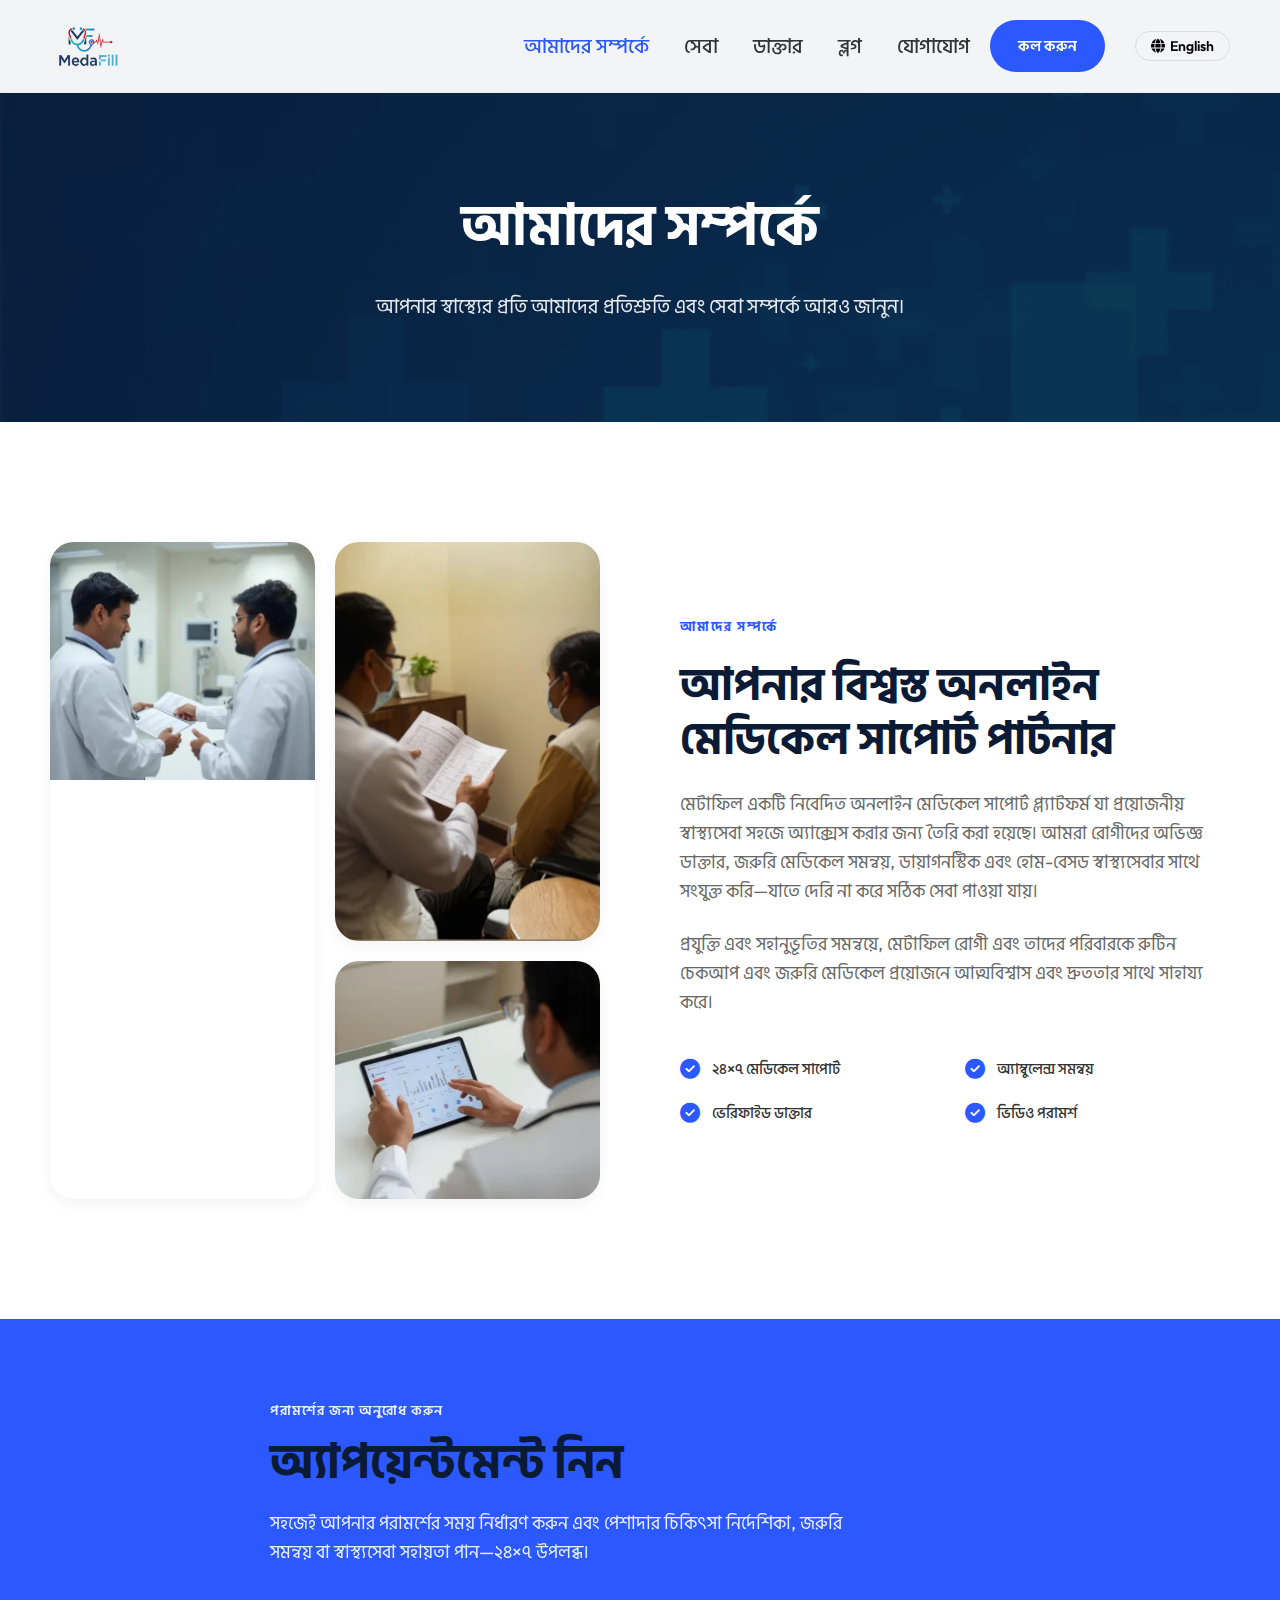
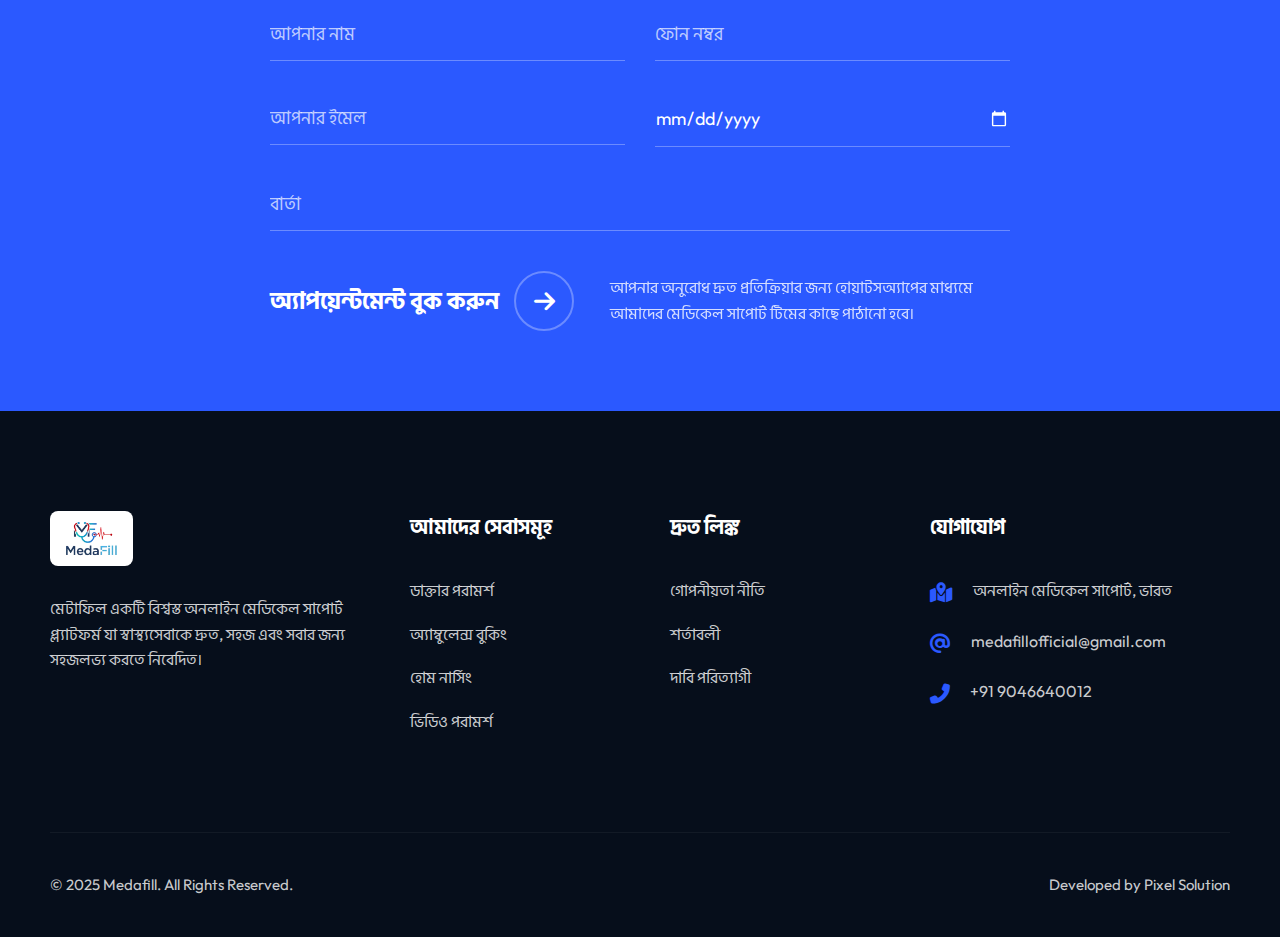
<file: about.html>
<!DOCTYPE html>
<html lang="bn">
<head>
    <meta charset="UTF-8">
    <meta name="viewport" content="width=device-width, initial-scale=1.0">
    <title>About Us | MedaFill</title>
    <link rel="preconnect" href="https://fonts.googleapis.com">
    <link rel="preconnect" href="https://fonts.gstatic.com" crossorigin>
    <link href="https://fonts.googleapis.com/css2?family=Outfit:wght@300;400;500;600;700&family=Hind+Siliguri:wght@300;400;500;600;700&display=swap" rel="stylesheet">
    <link rel="stylesheet" href="https://cdnjs.cloudflare.com/ajax/libs/font-awesome/6.4.0/css/all.min.css">
    <style>
        :root {
            --primary-blue: #2B59FF;
            --dark-navy: #0B1B35;
            --light-bg: #F8FAFF;
            --text-main: #333333;
            --text-secondary: #666666;
            --white: #FFFFFF;
            --accent-red: #FF3B30;
            --transition: all 0.4s cubic-bezier(0.165, 0.84, 0.44, 1);
            --glass: rgba(255, 255, 255, 0.1);
            --shadow-sm: 0 5px 15px rgba(0,0,0,0.05);
            --shadow-md: 0 10px 30px rgba(0,0,0,0.1);
        }

        * {
            margin: 0;
            padding: 0;
            box-sizing: border-box;
            font-family: 'Outfit', 'Hind Siliguri', sans-serif;
        }

        html { scroll-behavior: smooth; }
        body {
            background-color: var(--white);
            color: var(--text-main);
            overflow-x: hidden;
            line-height: 1.6;
        }
        a { text-decoration: none; color: inherit; }
        ul { list-style: none; }
        img { max-width: 100%; display: block; }

        .container {
            max-width: 1240px;
            margin: 0 auto;
            padding: 0 30px;
        }

        section {
            padding: 120px 0;
            position: relative;
        }

        /* Utilities */
        .btn {
            display: inline-flex;
            align-items: center;
            justify-content: center;
            padding: 14px 28px;
            border-radius: 50px;
            font-weight: 600;
            font-size: 15px;
            transition: var(--transition);
            cursor: pointer;
            border: none;
            gap: 10px;
        }

        .btn-primary {
            background: var(--primary-blue);
            color: var(--white);
        }

        .btn-primary:hover {
            background: #1a44e0;
            transform: translateY(-3px);
            box-shadow: 0 8px 25px rgba(43, 89, 255, 0.4);
        }

        .btn-outline {
            border: 1px solid #E2E8F0;
            background: var(--white);
            color: var(--text-main);
        }

        .btn-outline:hover {
            border-color: var(--primary-blue);
            color: var(--primary-blue);
        }

        .subtitle {
            text-transform: uppercase;
            color: var(--primary-blue);
            font-weight: 700;
            font-size: 13px;
            letter-spacing: 2px;
            margin-bottom: 20px;
            display: block;
        }

        h2 {
            font-size: 45px;
            font-weight: 700;
            color: var(--dark-navy);
            margin-bottom: 25px;
            line-height: 1.2;
        }

        /* Header */
        header {
            background: rgba(255, 255, 255, 0.95);
            backdrop-filter: blur(10px);
            padding: 20px 0;
            position: fixed;
            width: 100%;
            top: 0;
            z-index: 1000;
            transition: var(--transition);
            border-bottom: 1px solid rgba(0,0,0,0.03);
        }

        nav {
            display: flex;
            align-items: center;
            justify-content: space-between;
        }

        .logo img { height: 45px; }

        .nav-links {
            display: flex;
            gap: 35px;
            align-items: center;
        }

        .nav-links a {
            font-weight: 500;
            font-size: 15px;
            color: var(--text-main);
            transition: var(--transition);
        }

        .nav-links a:hover, .nav-links a.active {
            color: var(--primary-blue);
        }

        .lang-btn {
            background: transparent;
            border: 1px solid #ddd;
            padding: 5px 15px;
            border-radius: 20px;
            cursor: pointer;
            font-size: 14px;
            font-weight: 600;
            margin-left: 10px;
            display: flex;
            align-items: center;
            gap: 5px;
            transition: var(--transition);
        }

        .lang-btn:hover {
            border-color: var(--primary-blue);
            color: var(--primary-blue);
        }

        /* Mobile Nav & Hamburger */
        .mobile-toggle {
            display: none;
            cursor: pointer;
            font-size: 28px;
            color: var(--text-main);
            z-index: 1002;
        }

        /* Page Header */
        .page-header {
            background: var(--primary-blue);
            padding: 180px 0 100px;
            text-align: center;
            color: var(--white);
            background-image: url('medical-bg.jpg');
            background-size: cover;
            background-position: center;
            position: relative;
        }

        .page-header::before {
            content: '';
            position: absolute; top: 0; left: 0; width: 100%; height: 100%;
            background: rgba(11, 27, 53, 0.85);
            z-index: 1;
        }

        .page-header .container { position: relative; z-index: 2; }

        .page-header h1 {
            font-size: 56px;
            font-weight: 700;
            margin-bottom: 20px;
        }
        
        .page-header p {
            font-size: 20px;
            opacity: 0.9;
            max-width: 700px;
            margin: 0 auto;
        }

        /* About Us */
        .about {
            background-color: var(--white);
        }

        .about .container {
            display: grid;
            grid-template-columns: 1fr 1fr;
            gap: 80px;
            align-items: center;
        }

        .image-layout {
            display: grid;
            grid-template-columns: repeat(2, 1fr);
            gap: 20px;
        }

        .img-item {
            border-radius: 24px;
            overflow: hidden;
            box-shadow: var(--shadow-sm);
        }

        .img-item-lg { grid-row: span 2; }

        .features {
            display: grid;
            grid-template-columns: 1fr 1fr;
            gap: 20px;
            margin-top: 40px;
        }

        .feature-item {
            display: flex;
            align-items: center;
            gap: 12px;
            font-size: 15px;
            font-weight: 500;
        }

        .feature-item i {
            color: var(--primary-blue);
            font-size: 20px;
        }

        /* Emergency Support */
        .emergency-banner {
            display: grid;
            grid-template-columns: 1fr 1fr;
            background: var(--light-bg);
            padding: 0;
        }

        .emergency-image {
            height: 600px;
            object-fit: cover;
            width: 100%;
        }

        .emergency-info {
            padding: 80px 100px;
            display: flex;
            flex-direction: column;
            justify-content: center;
        }

        .emergency-actions {
            margin-top: 45px;
            display: flex;
            flex-direction: column;
            gap: 20px;
        }

         .btn-large {
            width: 100%;
            max-width: 450px;
            height: 70px;
            border-radius: 100px;
            border: 1.5px solid #EDF2F7;
            padding: 0 40px;
            font-size: 19px;
            color: var(--dark-navy);
            display: flex;
            align-items: center;
            justify-content: space-between;
        }

        .btn-large:hover {
            border-color: var(--primary-blue);
            background: var(--white);
        }

        /* Appointment Form Styles */
        .appointment-section {
            background: var(--primary-blue);
            color: var(--white);
            padding: 80px 0;
            position: relative;
            overflow: hidden;
        }
        
        .app-form-wrap {
            max-width: 800px;
            margin: 0 auto;
        }
        
        .app-subtitle {
            text-transform: uppercase;
            letter-spacing: 1px;
            font-size: 14px;
            font-weight: 600;
            margin-bottom: 10px;
            display: block;
            opacity: 0.9;
        }
        
        .app-title {
            font-size: 48px;
            font-weight: 700;
            margin-bottom: 20px;
            line-height: 1.2;
        }
        
        .app-desc {
            font-size: 18px;
            line-height: 1.6;
            margin-bottom: 40px;
            opacity: 0.9;
            max-width: 600px;
        }
        
        .form-grid {
            display: grid;
            grid-template-columns: 1fr 1fr;
            gap: 30px;
            margin-bottom: 30px;
        }
        
        .form-group { position: relative; }
        
        .form-control {
            width: 100%;
            background: transparent;
            border: none;
            border-bottom: 1px solid rgba(255,255,255,0.3);
            padding: 15px 0;
            color: var(--white);
            font-size: 18px;
            font-family: 'Outfit', 'Hind Siliguri', sans-serif;
            outline: none;
            transition: border-color 0.3s;
        }
        
        .form-control::placeholder { color: rgba(255,255,255,0.7); }
        .form-control:focus { border-bottom-color: var(--white); }
        
        input[type="date"]::-webkit-calendar-picker-indicator {
            filter: invert(1);
            cursor: pointer;
        }

        .form-submit-row {
            display: flex;
            align-items: center;
            justify-content: space-between;
            margin-top: 40px;
            flex-wrap: wrap;
            gap: 20px;
        }
        
        .btn-submit {
            display: inline-flex;
            align-items: center;
            gap: 15px;
            font-size: 24px;
            font-weight: 700;
            color: var(--white);
            background: none;
            border: none;
            cursor: pointer;
            padding: 0;
            text-decoration: none;
        }
        
        .btn-submit .circle-icon {
            width: 60px;
            height: 60px;
            border: 2px solid rgba(255,255,255,0.3);
            border-radius: 50%;
            display: flex;
            align-items: center;
            justify-content: center;
            transition: 0.3s;
        }
        
        .btn-submit:hover .circle-icon {
            background: var(--white);
            color: var(--primary-blue);
            border-color: var(--white);
        }
        
        .whatsapp-note {
            font-size: 16px;
            opacity: 0.8;
            max-width: 400px;
        }

        /* Footer */
        footer {
            background: #060E1B;
            color: rgba(255,255,255,0.8);
            padding: 100px 0 40px;
        }

        .footer-wrap {
            display: grid;
            grid-template-columns: 1.2fr 0.8fr 0.8fr 1.2fr;
            gap: 60px;
            margin-bottom: 80px;
        }

        .footer-info img {
            height: 55px;
            margin-bottom: 30px;
            background: white;
            padding: 8px;
            border-radius: 8px;
        }

        .footer-wrap h4 {
            color: var(--white);
            font-size: 20px;
            margin-bottom: 35px;
        }

        .footer-links li { margin-bottom: 18px; }

        .footer-links a:hover {
            color: var(--primary-blue);
            transform: translateX(5px);
            display: inline-block;
        }

        .footer-contact li {
            margin-bottom: 25px;
            display: flex;
            gap: 20px;
        }

        .footer-contact i {
            color: var(--primary-blue);
            font-size: 20px;
            margin-top: 5px;
        }

        .footer-copy {
            border-top: 1px solid rgba(255,255,255,0.05);
            padding-top: 40px;
            display: flex;
            justify-content: space-between;
            font-size: 15px;
        }

        /* Responsive */
        @media (max-width: 1100px) {
            .about .container { grid-template-columns: 1fr; }
            .emergency-banner { grid-template-columns: 1fr; }
            .footer-wrap { grid-template-columns: repeat(2, 1fr); }
        }

        @media (max-width: 768px) {
            .logo img { height: 40px; }
            .mobile-toggle { display: block; margin-left: auto; }
            
            .nav-links {
                position: fixed; top: 0; right: -100%; width: 85%; height: 100vh;
                background: var(--white); flex-direction: column; justify-content: flex-start;
                padding-top: 100px; gap: 25px; box-shadow: -5px 0 30px rgba(0,0,0,0.1);
                transition: var(--transition); z-index: 1001; display: flex;
            }

            .nav-links.active { right: 0; }
            .nav-links li a { font-size: 24px; padding: 10px 30px; display: block; }
            
            .page-header { padding: 140px 0 60px; }
            .page-header h1 { font-size: 40px; }
            .page-header p { font-size: 18px; }
            
            .emergency-image { height: 350px; }
            .emergency-info { padding: 60px 30px; }
            
            .form-grid { grid-template-columns: 1fr; gap: 20px; }
            .app-title { font-size: 36px; }
            .form-submit-row { flex-direction: column; align-items: flex-start; }
            
            .footer-wrap { grid-template-columns: 1fr; gap: 40px; text-align: left; }
            .footer-contact li { justify-content: flex-start; }
            
            nav .btn-primary { display: none; }
            #lang-toggle { font-size: 16px; padding: 5px 10px; margin-left: 10px; }
        }
    </style>
</head>
<body>

<header id="main-header">
    <div class="container">
        <nav>
            <a href="index.html" class="logo">
                <img src="logo.webp" alt="MedaFill Logo">
            </a>
            <div style="display: flex; align-items: center; gap: 20px;">
                <ul class="nav-links" id="navLinks">
                    <li><a href="about.html" class="active" style="font-size: 20px; font-weight: 500;" data-i18n="about">আমাদের সম্পর্কে</a></li>
                    <li><a href="services.html" style="font-size: 20px; font-weight: 500;" data-i18n="services">সেবা</a></li>
                    <li><a href="doctors.html" style="font-size: 20px; font-weight: 500;" data-i18n="doctors">ডাক্তার</a></li>
                    <li><a href="blogs.html" style="font-size: 20px; font-weight: 500;" data-i18n="blogs">ব্লগ</a></li>
                    <li><a href="contact.html" style="font-size: 20px; font-weight: 500;" data-i18n="contact">যোগাযোগ</a></li>
                </ul>
                <a href="tel:+919046640012" class="btn btn-primary" data-i18n="call_now">কল করুন</a>
                <button class="lang-btn" id="lang-toggle" onclick="toggleLanguage()">
                    <i class="fas fa-globe"></i> English
                </button>
                <div class="mobile-toggle" onclick="toggleMenu()">
                    <i class="fas fa-bars"></i>
                </div>
            </div>
        </nav>
    </div>
</header>

<section class="page-header">
    <div class="container">
        <h1 data-i18n="about_header_title">আমাদের সম্পর্কে</h1>
        <p data-i18n="about_header_desc">আপনার স্বাস্থ্যের প্রতি আমাদের প্রতিশ্রুতি এবং সেবা সম্পর্কে আরও জানুন।</p>
    </div>
</section>

<section class="about" id="about">
    <div class="container">
        <div class="image-layout">
            <div class="img-item img-item-lg">
                <img src="about-1.webp" alt="Doctors">
            </div>
            <div class="img-item">
                <img src="about-2.webp" alt="Consultation">
            </div>
            <div class="img-item">
                <img src="about-3.webp" alt="Records">
            </div>
        </div>
        
        <div class="about-text">
            <span class="subtitle" data-i18n="about_us_label">আমাদের সম্পর্কে</span>
            <h2 data-i18n="about_title">আপনার বিশ্বস্ত অনলাইন মেডিকেল সাপোর্ট পার্টনার</h2>
            <p style="margin-bottom: 25px; color: var(--text-secondary); font-size: 18px;" data-i18n="about_txt1">মেটাফিল একটি নিবেদিত অনলাইন মেডিকেল সাপোর্ট প্ল্যাটফর্ম যা প্রয়োজনীয় স্বাস্থ্যসেবা সহজে অ্যাক্সেস করার জন্য তৈরি করা হয়েছে। আমরা রোগীদের অভিজ্ঞ ডাক্তার, জরুরি মেডিকেল সমন্বয়, ডায়াগনস্টিক এবং হোম-বেসড স্বাস্থ্যসেবার সাথে সংযুক্ত করি—যাতে দেরি না করে সঠিক সেবা পাওয়া যায়।</p>
            <p style="margin-bottom: 30px; color: var(--text-secondary); font-size: 18px;" data-i18n="about_txt2">প্রযুক্তি এবং সহানুভূতির সমন্বয়ে, মেটাফিল রোগী এবং তাদের পরিবারকে রুটিন চেকআপ এবং জরুরি মেডিকেল প্রয়োজনে আত্মবিশ্বাস এবং দ্রুততার সাথে সাহায্য করে।</p>
            
            <div class="features">
                <div class="feature-item"><i class="fas fa-circle-check"></i> <span data-i18n="feat_247">২৪×৭ মেডিকেল সাপোর্ট</span></div>
                <div class="feature-item"><i class="fas fa-circle-check"></i> <span data-i18n="feat_ambulance">অ্যাম্বুলেন্স সমন্বয়</span></div>
                <div class="feature-item"><i class="fas fa-circle-check"></i> <span data-i18n="feat_verified">ভেরিফাইড ডাক্তার</span></div>
                <div class="feature-item"><i class="fas fa-circle-check"></i> <span data-i18n="feat_video">ভিডিও পরামর্শ</span></div>
            </div>
        </div>
    </div>
</section>

<section class="appointment-section">
    <div class="container app-form-wrap">
        <span class="app-subtitle" data-i18n="req_consultation">Request a Consultation</span>
        <h2 class="app-title" data-i18n="make_appt">Make an Appointment</h2>
        <p class="app-desc" data-i18n="appt_desc">
            Schedule your consultation easily and receive professional medical guidance, emergency coordination, or healthcare support—available 24×7.
        </p>
        
        <form id="appointmentForm" onsubmit="sendToWhatsApp(event)">
            <div class="form-grid">
                <div class="form-group">
                    <input type="text" class="form-control" id="name" placeholder="Your Name" required>
                </div>
                <div class="form-group">
                    <input type="tel" class="form-control" id="phone" placeholder="Phone No" required>
                </div>
                <div class="form-group">
                    <input type="email" class="form-control" id="email" placeholder="Your Email">
                </div>
                <div class="form-group">
                    <input type="date" class="form-control" id="date" lang="en-GB">
                </div>
            </div>
            <div class="form-group">
                <input type="text" class="form-control" id="message" placeholder="Message" style="width: 100%;">
            </div>
            
            <div class="form-submit-row">
                <button type="submit" class="btn-submit">
                    <span data-i18n="book_apt_btn">Book an Appointment</span>
                    <span class="circle-icon"><i class="fas fa-arrow-right"></i></span>
                </button>
                
                <p class="whatsapp-note" data-i18n="wa_note">
                    Your request will be sent directly to our medical support team via WhatsApp for quick response.
                </p>
            </div>
        </form>
    </div>
</section>

<footer id="contact">
    <div class="container">
        <div class="footer-wrap">
            <div class="footer-info">
                <img src="logo.webp" alt="MedaFill Logo">
                <p data-i18n="footer_about">মেটাফিল একটি বিশ্বস্ত অনলাইন মেডিকেল সাপোর্ট প্ল্যাটফর্ম যা স্বাস্থ্যসেবাকে দ্রুত, সহজ এবং সবার জন্য সহজলভ্য করতে নিবেদিত।</p>
            </div>
            
            <div>
                <h4 data-i18n="footer_services">আমাদের সেবাসমূহ</h4>
                <ul class="footer-links">
                    <li><a href="services.html" data-i18n="footer_doc">ডাক্তার পরামর্শ</a></li>
                    <li><a href="services.html" data-i18n="footer_ambu">অ্যাম্বুলেন্স বুকিং</a></li>
                    <li><a href="services.html" data-i18n="footer_nurse">হোম নার্সিং</a></li>
                    <li><a href="services.html" data-i18n="footer_video">ভিডিও পরামর্শ</a></li>
                </ul>
            </div>

            <div>
                <h4 data-i18n="footer_links">দ্রুত লিঙ্ক</h4>
                <ul class="footer-links">
                    <li><a href="#" data-i18n="footer_privacy">গোপনীয়তা নীতি</a></li>
                    <li><a href="#" data-i18n="footer_terms">শর্তাবলী</a></li>
                    <li><a href="#" data-i18n="footer_disclaimer">দাবি পরিত্যাগী</a></li>
                </ul>
            </div>

            <div>
                <h4 data-i18n="footer_contact">যোগাযোগ</h4>
                <ul class="footer-contact">
                    <li><i class="fas fa-map-location-dot"></i> <span data-i18n="contact_addr">অনলাইন মেডিকেল সাপোর্ট, ভারত</span></li>
                    <li><i class="fas fa-at"></i> medafillofficial@gmail.com</li>
                    <li><i class="fas fa-phone-flip"></i> +91 9046640012</li>
                </ul>
            </div>
        </div>
        
        <div class="footer-copy">
            <span>&copy; 2025 Medafill. All Rights Reserved.</span>
            <span data-i18n="footer_dev">Developed by Pixel Solution</span>
        </div>
    </div>
</footer>

<script>
    // Header scroll
    window.addEventListener('scroll', () => {
        const header = document.getElementById('main-header');
        if (window.scrollY > 50) {
            header.style.padding = '12px 0';
            header.style.boxShadow = '0 10px 30px rgba(0,0,0,0.08)';
        } else {
            header.style.padding = '20px 0';
            header.style.boxShadow = 'none';
        }
    });

    // Mobile Menu
    function toggleMenu() {
        document.getElementById('navLinks').classList.toggle('active');
    }

    document.querySelectorAll('.nav-links a').forEach(link => {
        link.addEventListener('click', () => {
            document.getElementById('navLinks').classList.remove('active');
        });
    });

    // WhatsApp
    function sendToWhatsApp(e) {
        e.preventDefault();
        const name = document.getElementById('name').value;
        const phone = document.getElementById('phone').value;
        const email = document.getElementById('email').value;
        const dateInput = document.getElementById('date').value;
        const message = document.getElementById('message').value;
        
        let formattedDate = dateInput;
        if(dateInput) {
            const [year, month, day] = dateInput.split('-');
            formattedDate = `${day}/${month}/${year}`;
        }
        
        const text = `Appointment Request:%0AName: ${name}%0APhone: ${phone}%0AEmail: ${email}%0ADate: ${formattedDate}%0AMessage: ${message}`;
        window.open(`https://wa.me/919046640012?text=${text}`, '_blank');
    }

    // Translations
    const translations = {
        en: {
            about: "About Us",
            services: "Services",
            doctors: "Doctors",
            blogs: "Blogs",
            contact: "Contact Us",
            call_now: "Call Now",
            about_header_title: "About Us",
            about_header_desc: "Learn more about our commitment to your health and well-being.",
            about_us_label: "About Us",
            about_title: "Your Trusted Online Medical Support Partner",
            about_txt1: "Medafill is a dedicated online medical support platform built to simplify access to essential healthcare services. We connect patients with experienced doctors, emergency medical coordination, diagnostics, and home-based healthcare – ensuring timely support without unnecessary delays.",
            about_txt2: "By combining technology with compassionate care, Medafill helps patients and families navigate both routine and critical medical needs.",
            feat_247: "24x7 Medical Support",
            feat_ambulance: "Ambulance Coordination",
            feat_verified: "Verified Doctors",
            feat_video: "Video Consultations",
            req_consultation: "Request a Consultation",
            make_appt: "Make an Appointment",
            appt_desc: "Schedule your consultation easily and receive professional medical guidance, emergency coordination, or healthcare support—available 24×7.",
            book_apt_btn: "Book an Appointment",
            wa_note: "Your request will be sent directly to our medical support team via WhatsApp for quick response.",
            footer_about: "Medafill is a trusted online medical support platform dedicated to making healthcare faster, simpler, and more accessible.",
            footer_services: "Our Services",
            footer_doc: "Doctor Consultation",
            footer_ambu: "Ambulance Booking",
            footer_nurse: "Home Nursing",
            footer_video: "Video Consultations",
            footer_links: "Quick Links",
            footer_privacy: "Privacy Policy",
            footer_terms: "Terms & Conditions",
            footer_disclaimer: "Disclaimer",
            footer_contact: "Contact Us",
            contact_addr: "Online Medical Support, India",
            footer_dev: "Developed by Pixel Solution"
        },
        bn: {
            about: "আমাদের সম্পর্কে",
            services: "সেবা",
            doctors: "ডাক্তার",
            blogs: "ব্লগ",
            contact: "যোগাযোগ",
            call_now: "কল করুন",
            about_header_title: "আমাদের সম্পর্কে",
            about_header_desc: "আপনার স্বাস্থ্যের প্রতি আমাদের প্রতিশ্রুতি এবং সেবা সম্পর্কে আরও জানুন।",
            about_us_label: "আমাদের সম্পর্কে",
            about_title: "আপনার বিশ্বস্ত অনলাইন মেডিকেল সাপোর্ট পার্টনার",
            about_txt1: "মেটাফিল একটি নিবেদিত অনলাইন মেডিকেল সাপোর্ট প্ল্যাটফর্ম যা প্রয়োজনীয় স্বাস্থ্যসেবা সহজে অ্যাক্সেস করার জন্য তৈরি করা হয়েছে। আমরা রোগীদের অভিজ্ঞ ডাক্তার, জরুরি মেডিকেল সমন্বয়, ডায়াগনস্টিক এবং হোম-বেসড স্বাস্থ্যসেবার সাথে সংযুক্ত করি—যাতে দেরি না করে সঠিক সেবা পাওয়া যায়।",
            about_txt2: "প্রযুক্তি এবং সহানুভূতির সমন্বয়ে, মেটাফিল রোগী এবং তাদের পরিবারকে রুটিন চেকআপ এবং জরুরি মেডিকেল প্রয়োজনে আত্মবিশ্বাস এবং দ্রুততার সাথে সাহায্য করে।",
            feat_247: "২৪×৭ মেডিকেল সাপোর্ট",
            feat_ambulance: "অ্যাম্বুলেন্স সমন্বয়",
            feat_verified: "ভেরিফাইড ডাক্তার",
            feat_video: "ভিডিও পরামর্শ",
            req_consultation: "পরামর্শের জন্য অনুরোধ করুন",
            make_appt: "অ্যাপয়েন্টমেন্ট নিন",
            appt_desc: "সহজেই আপনার পরামর্শের সময় নির্ধারণ করুন এবং পেশাদার চিকিৎসা নির্দেশিকা, জরুরি সমন্বয় বা স্বাস্থ্যসেবা সহায়তা পান—২৪×৭ উপলব্ধ।",
            book_apt_btn: "অ্যাপয়েন্টমেন্ট বুক করুন",
            wa_note: "আপনার অনুরোধ দ্রুত প্রতিক্রিয়ার জন্য হোয়াটসঅ্যাপের মাধ্যমে আমাদের মেডিকেল সাপোর্ট টিমের কাছে পাঠানো হবে।",
            footer_about: "মেটাফিল একটি বিশ্বস্ত অনলাইন মেডিকেল সাপোর্ট প্ল্যাটফর্ম যা স্বাস্থ্যসেবাকে দ্রুত, সহজ এবং সবার জন্য সহজলভ্য করতে নিবেদিত।",
            footer_services: "আমাদের সেবাসমূহ",
            footer_doc: "ডাক্তার পরামর্শ",
            footer_ambu: "অ্যাম্বুলেন্স বুকিং",
            footer_nurse: "হোম নার্সিং",
            footer_video: "ভিডিও পরামর্শ",
            footer_links: "দ্রুত লিঙ্ক",
            footer_privacy: "গোপনীয়তা নীতি",
            footer_terms: "শর্তাবলী",
            footer_disclaimer: "দাবি পরিত্যাগী",
            footer_contact: "যোগাযোগ",
            contact_addr: "অনলাইন মেডিকেল সাপোর্ট, ভারত",
            footer_dev: "Developed by Pixel Solution"
        }
    };

    let currentLang = localStorage.getItem('site_lang') || 'bn';

    function updateContent() {
         const langData = translations[currentLang];
        const btn = document.getElementById('lang-toggle');
        
        btn.innerHTML = currentLang === 'bn' 
            ? '<i class="fas fa-globe"></i> English' 
            : '<i class="fas fa-globe"></i> বাংলা';
            
        if(currentLang === 'bn') {
            document.getElementById('name').placeholder = "আপনার নাম";
            document.getElementById('phone').placeholder = "ফোন নম্বর";
            document.getElementById('email').placeholder = "আপনার ইমেল";
            document.getElementById('message').placeholder = "বার্তা";
        } else {
            document.getElementById('name').placeholder = "Your Name";
            document.getElementById('phone').placeholder = "Phone No";
            document.getElementById('email').placeholder = "Your Email";
            document.getElementById('message').placeholder = "Message";
        }

        document.querySelectorAll('[data-i18n]').forEach(element => {
            const key = element.getAttribute('data-i18n');
            if (langData[key]) {
                 element.innerHTML = langData[key];
            }
        });
        
        document.documentElement.lang = currentLang;
        localStorage.setItem('site_lang', currentLang);
    }

    function toggleLanguage() {
        currentLang = currentLang === 'bn' ? 'en' : 'bn';
        updateContent();
    }

    document.addEventListener('DOMContentLoaded', updateContent);
</script>
</body>
</html>
</file>
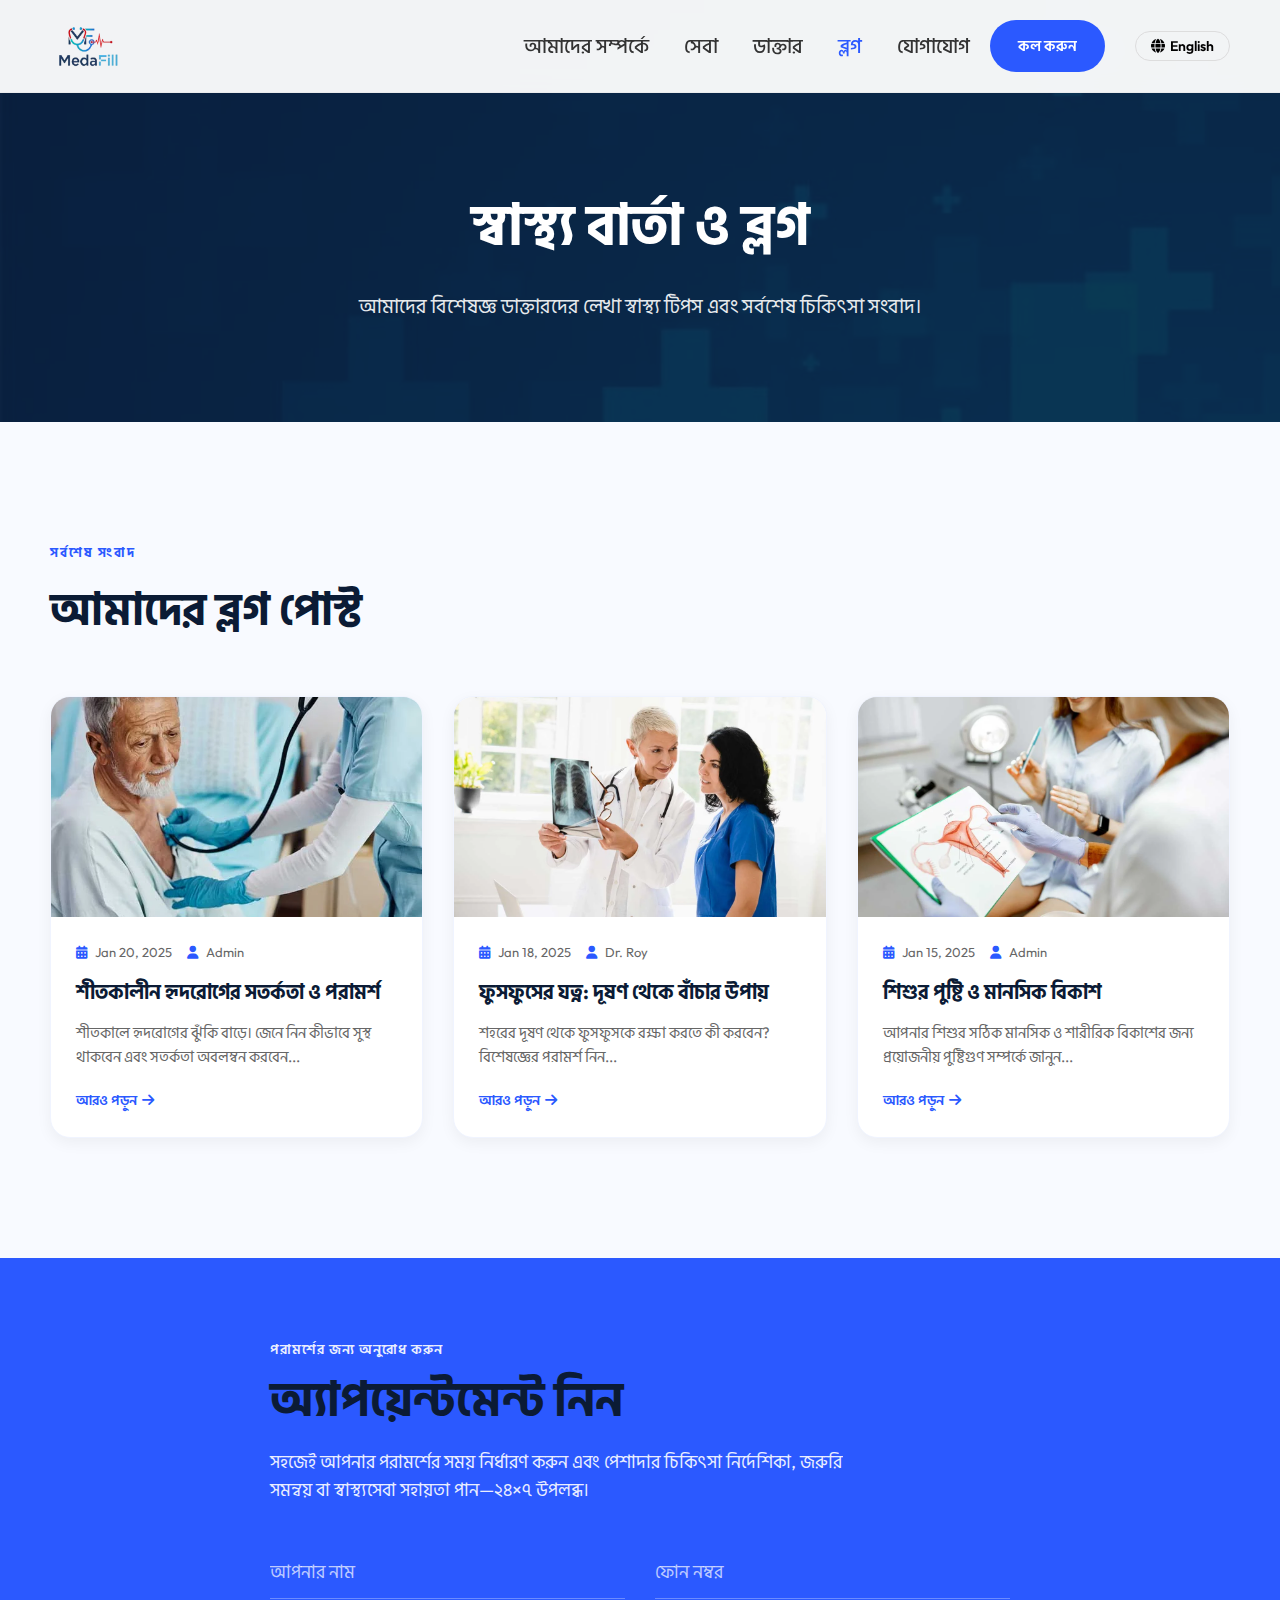
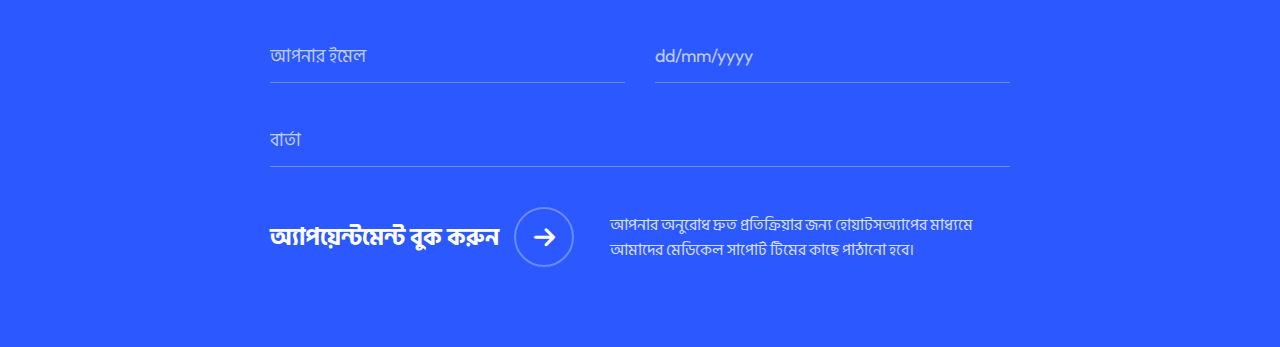
<file: blogs.html>
<!DOCTYPE html>
<html lang="bn">
<head>
    <meta charset="UTF-8">
    <meta name="viewport" content="width=device-width, initial-scale=1.0">
    <title>Blogs | মেডাফিল</title>
    <link rel="preconnect" href="https://fonts.googleapis.com">
    <link rel="preconnect" href="https://fonts.gstatic.com" crossorigin>
    <link href="https://fonts.googleapis.com/css2?family=Outfit:wght@300;400;500;600;700&family=Hind+Siliguri:wght@300;400;500;600;700&display=swap" rel="stylesheet">
    <link rel="stylesheet" href="https://cdnjs.cloudflare.com/ajax/libs/font-awesome/6.4.0/css/all.min.css">
    <style>
        :root {
            --primary-blue: #2B59FF;
            --dark-navy: #0B1B35;
            --light-bg: #F8FAFF;
            --text-main: #333333;
            --text-secondary: #666666;
            --white: #FFFFFF;
            --accent-red: #FF3B30;
            --transition: all 0.4s cubic-bezier(0.165, 0.84, 0.44, 1);
            --shadow-sm: 0 5px 15px rgba(0,0,0,0.05);
            --shadow-md: 0 10px 30px rgba(0,0,0,0.1);
        }

        * {
            margin: 0;
            padding: 0;
            box-sizing: border-box;
            font-family: 'Outfit', 'Hind Siliguri', sans-serif;
        }

        html { scroll-behavior: smooth; }
        body {
            background-color: var(--white);
            color: var(--text-main);
            overflow-x: hidden;
            line-height: 1.6;
        }
        a { text-decoration: none; color: inherit; }
        ul { list-style: none; }
        img { max-width: 100%; display: block; }

        .container {
            max-width: 1240px;
            margin: 0 auto;
            padding: 0 30px;
        }

        section {
            padding: 120px 0;
            position: relative;
        }

        .btn {
            display: inline-flex;
            align-items: center;
            justify-content: center;
            padding: 14px 28px;
            border-radius: 50px;
            font-weight: 600;
            font-size: 15px;
            transition: var(--transition);
            cursor: pointer;
            border: none;
            gap: 10px;
        }

        .btn-primary {
            background: var(--primary-blue);
            color: var(--white);
        }

        .btn-primary:hover {
            background: #1a44e0;
            transform: translateY(-3px);
            box-shadow: 0 8px 25px rgba(43, 89, 255, 0.4);
        }

        .subtitle {
            text-transform: uppercase;
            color: var(--primary-blue);
            font-weight: 700;
            font-size: 13px;
            letter-spacing: 2px;
            margin-bottom: 20px;
            display: block;
        }

        h2 {
            font-size: 45px;
            font-weight: 700;
            color: var(--dark-navy);
            margin-bottom: 25px;
            line-height: 1.2;
        }

        /* Header */
        header {
            background: rgba(255, 255, 255, 0.95);
            backdrop-filter: blur(10px);
            padding: 20px 0;
            position: fixed;
            width: 100%;
            top: 0;
            z-index: 1000;
            transition: var(--transition);
            border-bottom: 1px solid rgba(0,0,0,0.03);
        }

        nav {
            display: flex;
            align-items: center;
            justify-content: space-between;
        }

        .logo img { height: 45px; }

        .nav-links {
            display: flex;
            gap: 35px;
            align-items: center;
        }

        .nav-links a {
            font-weight: 500;
            font-size: 15px;
            color: var(--text-main);
            transition: var(--transition);
        }

        .nav-links a:hover, .nav-links a.active {
            color: var(--primary-blue);
        }

        .lang-btn {
            background: transparent;
            border: 1px solid #ddd;
            padding: 5px 15px;
            border-radius: 20px;
            cursor: pointer;
            font-size: 14px;
            font-weight: 600;
            margin-left: 10px;
            display: flex;
            align-items: center;
            gap: 5px;
            transition: var(--transition);
        }

        .lang-btn:hover {
            border-color: var(--primary-blue);
            color: var(--primary-blue);
        }

        .mobile-toggle {
            display: none;
            cursor: pointer;
            font-size: 28px;
            color: var(--text-main);
            z-index: 1002;
        }

        /* Page Header */
        .page-header {
            background: var(--primary-blue);
            padding: 180px 0 100px;
            text-align: center;
            color: var(--white);
            background-image: url('medical-bg.jpg');
            background-size: cover;
            background-position: center;
            position: relative;
        }

        .page-header::before {
            content: '';
            position: absolute; top: 0; left: 0; width: 100%; height: 100%;
            background: rgba(11, 27, 53, 0.85);
            z-index: 1;
        }

        .page-header .container { position: relative; z-index: 2; }
        .page-header h1 { font-size: 56px; font-weight: 700; margin-bottom: 20px; }
        .page-header p { font-size: 20px; opacity: 0.9; max-width: 700px; margin: 0 auto; }

        /* Blog Grid */
        .blogs {
            background: var(--light-bg);
        }

        .blog-grid {
            display: grid;
            grid-template-columns: repeat(3, 1fr);
            gap: 30px;
            margin-top: 60px;
        }

        .blog-card {
            background: var(--white);
            border-radius: 20px;
            overflow: hidden;
            box-shadow: var(--shadow-sm);
            transition: var(--transition);
            border: 1px solid #f0f4ff;
        }

        .blog-card:hover {
            transform: translateY(-10px);
            box-shadow: var(--shadow-md);
            border-color: var(--primary-blue);
        }

        .blog-img {
            height: 220px;
            width: 100%;
            object-fit: cover;
        }

        .blog-content {
            padding: 25px;
        }

        .blog-meta {
            font-size: 13px;
            color: var(--text-secondary);
            margin-bottom: 15px;
            display: flex;
            gap: 15px;
        }

        .blog-meta i {
            color: var(--primary-blue);
            margin-right: 5px;
        }

        .blog-title {
            font-size: 20px;
            font-weight: 700;
            color: var(--dark-navy);
            margin-bottom: 15px;
            line-height: 1.4;
        }

        .blog-card p {
            font-size: 15px;
            color: var(--text-secondary);
            margin-bottom: 20px;
        }

        .read-more {
            color: var(--primary-blue);
            font-weight: 600;
            font-size: 14px;
            display: flex;
            align-items: center;
            gap: 5px;
        }

        /* Appointment Form */
        .appointment-section {
            background: var(--primary-blue);
            color: var(--white);
            padding: 80px 0;
            position: relative;
            overflow: hidden;
        }
        
        .app-form-wrap { max-width: 800px; margin: 0 auto; }
        
        .app-subtitle {
            text-transform: uppercase;
            letter-spacing: 1px;
            font-size: 14px;
            font-weight: 600;
            margin-bottom: 10px;
            display: block;
            opacity: 0.9;
        }
        
        .app-title {
            font-size: 48px;
            font-weight: 700;
            margin-bottom: 20px;
            line-height: 1.2;
        }
        
        .app-desc {
            font-size: 18px;
            line-height: 1.6;
            margin-bottom: 40px;
            opacity: 0.9;
            max-width: 600px;
        }
        
        .form-grid {
            display: grid;
            grid-template-columns: 1fr 1fr;
            gap: 30px;
            margin-bottom: 30px;
        }
        
        .form-group { position: relative; }
        
        .form-control {
            width: 100%;
            background: transparent;
            border: none;
            border-bottom: 1px solid rgba(255,255,255,0.3);
            padding: 15px 0;
            color: var(--white);
            font-size: 18px;
            font-family: 'Outfit', 'Hind Siliguri', sans-serif;
            outline: none;
            transition: border-color 0.3s;
        }
        
        .form-control::placeholder { color: rgba(255,255,255,0.7); }
        .form-control:focus { border-bottom-color: var(--white); }
        
        input[type="date"]::-webkit-calendar-picker-indicator {
            filter: invert(1);
            cursor: pointer;
        }

        .form-submit-row {
            display: flex;
            align-items: center;
            justify-content: space-between;
            margin-top: 40px;
            flex-wrap: wrap;
            gap: 20px;
        }
        
        .btn-submit {
            display: inline-flex;
            align-items: center;
            gap: 15px;
            font-size: 24px;
            font-weight: 700;
            color: var(--white);
            background: none;
            border: none;
            cursor: pointer;
            padding: 0;
            text-decoration: none;
        }
        
        .btn-submit .circle-icon {
            width: 60px;
            height: 60px;
            border: 2px solid rgba(255,255,255,0.3);
            border-radius: 50%;
            display: flex;
            align-items: center;
            justify-content: center;
            transition: 0.3s;
        }
        
        .btn-submit:hover .circle-icon {
            background: var(--white);
            color: var(--primary-blue);
            border-color: var(--white);
        }
        
        .whatsapp-note { font-size: 16px; opacity: 0.8; max-width: 400px; }

        /* Footer */
        footer {
            background: #060E1B;
            color: rgba(255,255,255,0.8);
            padding: 100px 0 40px;
        }

        .footer-wrap {
            display: grid;
            grid-template-columns: 1.2fr 0.8fr 0.8fr 1.2fr;
            gap: 60px;
            margin-bottom: 80px;
        }

        .footer-info img {
            height: 55px;
            margin-bottom: 30px;
            background: white;
            padding: 8px;
            border-radius: 8px;
        }

        .footer-wrap h4 {
            color: var(--white);
            font-size: 20px;
            margin-bottom: 35px;
        }

        .footer-links li { margin-bottom: 18px; }

        .footer-links a:hover {
            color: var(--primary-blue);
            transform: translateX(5px);
            display: inline-block;
        }

        .footer-contact li {
            margin-bottom: 25px;
            display: flex;
            gap: 20px;
        }

        .footer-contact i {
            color: var(--primary-blue);
            font-size: 20px;
            margin-top: 5px;
        }

        .footer-copy {
            border-top: 1px solid rgba(255,255,255,0.05);
            padding-top: 40px;
            display: flex;
            justify-content: space-between;
            font-size: 15px;
        }

        /* Responsive */
        @media (max-width: 1100px) {
            .footer-wrap { grid-template-columns: repeat(2, 1fr); }
            .blog-grid { grid-template-columns: repeat(2, 1fr); }
        }

        @media (max-width: 768px) {
            .logo img { height: 40px; }
            .mobile-toggle { display: block; margin-left: auto; }
            
            .nav-links {
                position: fixed; top: 0; right: -100%; width: 85%; height: 100vh;
                background: var(--white); flex-direction: column; justify-content: flex-start;
                padding-top: 100px; gap: 25px; box-shadow: -5px 0 30px rgba(0,0,0,0.1);
                transition: var(--transition); z-index: 1001; display: flex;
            }

            .nav-links.active { right: 0; }
            .nav-links li a { font-size: 24px; padding: 10px 30px; display: block; }
            
            .page-header { padding: 140px 0 60px; }
            .page-header h1 { font-size: 40px; }
            .page-header p { font-size: 18px; }
            
            .form-grid { grid-template-columns: 1fr; gap: 20px; }
            .app-title { font-size: 36px; }
            .form-submit-row { flex-direction: column; align-items: flex-start; }
            
            .footer-wrap { grid-template-columns: 1fr; gap: 40px; text-align: left; }
            .footer-contact li { justify-content: flex-start; }
            
            nav .btn-primary { display: none; }
            #lang-toggle { font-size: 16px; padding: 5px 10px; margin-left: 10px; }
            
            .blog-grid { grid-template-columns: 1fr; }
        }
    </style>
</head>
<body>

<header id="main-header">
    <div class="container">
        <nav>
            <a href="index.html" class="logo">
                <img src="logo.webp" alt="মেডাফিল Logo">
            </a>
            <div style="display: flex; align-items: center; gap: 20px;">
                <ul class="nav-links" id="navLinks">
                    <li><a href="about.html" style="font-size: 20px; font-weight: 500;" data-i18n="about">আমাদের সম্পর্কে</a></li>
                    <li><a href="services.html" style="font-size: 20px; font-weight: 500;" data-i18n="services">সেবা</a></li>
                    <li><a href="doctors.html" style="font-size: 20px; font-weight: 500;" data-i18n="doctors">ডাক্তার</a></li>
                    <li><a href="blogs.html" class="active" style="font-size: 20px; font-weight: 500;" data-i18n="blogs">ব্লগ</a></li>
                    <li><a href="contact.html" style="font-size: 20px; font-weight: 500;" data-i18n="contact">যোগাযোগ</a></li>
                </ul>
                <a href="tel:+919046640012" class="btn btn-primary" data-i18n="call_now">কল করুন</a>
                <button class="lang-btn" id="lang-toggle" onclick="toggleLanguage()">
                    <i class="fas fa-globe"></i> English
                </button>
                <div class="mobile-toggle" onclick="toggleMenu()">
                    <i class="fas fa-bars"></i>
                </div>
            </div>
        </nav>
    </div>
</header>

<section class="page-header">
    <div class="container">
        <h1 data-i18n="blog_header_title">স্বাস্থ্য বার্তা ও ব্লগ</h1>
        <p data-i18n="blog_header_desc">আমাদের বিশেষজ্ঞ ডাক্তারদের লেখা স্বাস্থ্য টিপস এবং সর্বশেষ চিকিৎসা সংবাদ।</p>
    </div>
</section>

<section class="blogs">
    <div class="container">
        <span class="subtitle" data-i18n="latest_news">সর্বশেষ সংবাদ</span>
        <h2 data-i18n="our_blogs">আমাদের ব্লগ পোস্ট</h2>
        
        <div class="blog-grid">
            <!-- Blog 1 -->
            <div class="blog-card">
                <img src="services-1.webp" alt="Blog" class="blog-img">
                <div class="blog-content">
                    <div class="blog-meta">
                        <span><i class="fas fa-calendar-alt"></i> Jan 20, 2025</span>
                        <span><i class="fas fa-user"></i> Admin</span>
                    </div>
                    <h3 class="blog-title" data-i18n="blog1_title">শীতকালীন হৃদরোগের সতর্কতা ও পরামর্শ</h3>
                    <p data-i18n="blog1_desc">শীতকালে হৃদরোগের ঝুঁকি বাড়ে। জেনে নিন কীভাবে সুস্থ থাকবেন এবং সতর্কতা অবলম্বন করবেন...</p>
                    <a href="#" class="read-more"><span data-i18n="read_more">আরও পড়ুন</span> <i class="fas fa-arrow-right"></i></a>
                </div>
            </div>
            <!-- Blog 2 -->
             <div class="blog-card">
                <img src="services-2.webp" alt="Blog" class="blog-img">
                <div class="blog-content">
                    <div class="blog-meta">
                        <span><i class="fas fa-calendar-alt"></i> Jan 18, 2025</span>
                        <span><i class="fas fa-user"></i> Dr. Roy</span>
                    </div>
                     <h3 class="blog-title" data-i18n="blog2_title">ফুসফুসের যত্ন: দূষণ থেকে বাঁচার উপায়</h3>
                    <p data-i18n="blog2_desc">শহরের দূষণ থেকে ফুসফুসকে রক্ষা করতে কী করবেন? বিশেষজ্ঞের পরামর্শ নিন...</p>
                    <a href="#" class="read-more"><span data-i18n="read_more">আরও পড়ুন</span> <i class="fas fa-arrow-right"></i></a>
                </div>
            </div>
            <!-- Blog 3 -->
             <div class="blog-card">
                <img src="services-3.webp" alt="Blog" class="blog-img">
                <div class="blog-content">
                    <div class="blog-meta">
                        <span><i class="fas fa-calendar-alt"></i> Jan 15, 2025</span>
                        <span><i class="fas fa-user"></i> Admin</span>
                    </div>
                     <h3 class="blog-title" data-i18n="blog3_title">শিশুর পুষ্টি ও মানসিক বিকাশ</h3>
                    <p data-i18n="blog3_desc">আপনার শিশুর সঠিক মানসিক ও শারীরিক বিকাশের জন্য প্রয়োজনীয় পুষ্টিগুণ সম্পর্কে জানুন...</p>
                    <a href="#" class="read-more"><span data-i18n="read_more">আরও পড়ুন</span> <i class="fas fa-arrow-right"></i></a>
                </div>
            </div>
        </div>
    </div>
</section>

<section class="appointment-section">
    <div class="container app-form-wrap">
        <span class="app-subtitle" data-i18n="req_consultation">Request a Consultation</span>
        <h2 class="app-title" data-i18n="make_appt">Make an Appointment</h2>
        <p class="app-desc" data-i18n="appt_desc">
            Schedule your consultation easily and receive professional medical guidance, emergency coordination, or healthcare support—available 24×7.
        </p>
        
        <form id="appointmentForm" onsubmit="sendToWhatsApp(event)">
            <div class="form-grid">
                <div class="form-group">
                    <input type="text" class="form-control" id="name" placeholder="Your Name" required>
                </div>
                <div class="form-group">
                    <input type="tel" class="form-control" id="phone" placeholder="Phone No" required>
                </div>
                <div class="form-group">
                    <input type="email" class="form-control" id="email" placeholder="Your Email">
                </div>
                <div class="form-group">
                    <input type="text" class="form-control" id="date" placeholder="dd/mm/yyyy" onfocus="this.type='date'" onblur="if(!this.value)this.type='text'">
                </div>
            </div>
            <div class="form-group">
                <input type="text" class="form-control" id="message" placeholder="Message" style="width: 100%;">
            </div>
            
            <div class="form-submit-row">
                <button type="submit" class="btn-submit">
                    <span data-i18n="book_apt_btn">Book an Appointment</span>
                    <span class="circle-icon"><i class="fas fa-arrow-right"></i></span>
                </button>
                
                <p class="whatsapp-note" data-i18n="wa_note">
                    Your request will be sent directly to our medical support team via WhatsApp for quick response.
                </p>
            </div>
        </form>
    </div>
</section>

<!-- ... (skipping footer for brevity in replacement search) ... -->

<script>
    window.addEventListener('scroll', () => {
        const header = document.getElementById('main-header');
        if (window.scrollY > 50) {
            header.style.padding = '12px 0';
            header.style.boxShadow = '0 10px 30px rgba(0,0,0,0.08)';
        } else {
            header.style.padding = '20px 0';
            header.style.boxShadow = 'none';
        }
    });

    function toggleMenu() {
        document.getElementById('navLinks').classList.toggle('active');
    }

    document.querySelectorAll('.nav-links a').forEach(link => {
        link.addEventListener('click', () => {
            document.getElementById('navLinks').classList.remove('active');
        });
    });

    function sendToWhatsApp(e) {
        e.preventDefault();
        const name = document.getElementById('name').value;
        const phone = document.getElementById('phone').value;
        const email = document.getElementById('email').value;
        const dateInput = document.getElementById('date').value;
        const message = document.getElementById('message').value;
        
        let formattedDate = dateInput;
        if(dateInput) {
            const [year, month, day] = dateInput.split('-');
            formattedDate = `${day}/${month}/${year}`;
        }
        
        const text = `Appointment Request:%0AName: ${name}%0APhone: ${phone}%0AEmail: ${email}%0ADate: ${formattedDate}%0AMessage: ${message}`;
        window.open(`https://wa.me/919046640012?text=${text}`, '_blank');
    }

    const translations = {
        en: {
            about: "About Us",
            services: "Services",
            doctors: "Doctors",
            blogs: "Blogs",
            contact: "Contact Us",
            call_now: "Call Now",
            blog_header_title: "Health News & Blogs",
            blog_header_desc: "Health tips and latest medical news written by our expert doctors.",
            latest_news: "Latest News",
            our_blogs: "Our Blog Posts",
            blog1_title: "Winter Heart Health Tips",
            blog1_desc: "Heart risks increase in winter. Learn how to stay healthy and take precautions...",
            blog2_title: "Lung Care: Protecting from Pollution",
            blog2_desc: "How to protect your lungs from city pollution? Get expert advice...",
            blog3_title: "Child Nutrition & Mental Growth",
            blog3_desc: "Learn about essential nutrition for your child's proper mental and physical growth...",
            read_more: "Read More",
            req_consultation: "Request a Consultation",
            make_appt: "Make an Appointment",
            appt_desc: "Schedule your consultation easily and receive professional medical guidance, emergency coordination, or healthcare support—available 24×7.",
            book_apt_btn: "Book an Appointment",
            wa_note: "Your request will be sent directly to our medical support team via WhatsApp for quick response.",
             footer_about: "Medafill is a trusted online medical support platform dedicated to making healthcare faster, simpler, and more accessible.",
            footer_services: "Our Services",
            footer_doc: "Doctor Consultation",
            footer_ambu: "Ambulance Booking",
            footer_nurse: "Home Nursing",
            footer_video: "Video Consultations",
            footer_links: "Quick Links",
            footer_privacy: "Privacy Policy",
            footer_terms: "Terms & Conditions",
            footer_disclaimer: "Disclaimer",
            footer_contact: "Contact Us",
            contact_addr: "Online Medical Support, India",
            footer_dev: "Developed by Pixel Solution"
        },
        bn: {
            about: "আমাদের সম্পর্কে",
            services: "সেবা",
            doctors: "ডাক্তার",
            blogs: "ব্লগ",
            contact: "যোগাযোগ",
            call_now: "কল করুন",
            blog_header_title: "স্বাস্থ্য বার্তা ও ব্লগ",
            blog_header_desc: "আমাদের বিশেষজ্ঞ ডাক্তারদের লেখা স্বাস্থ্য টিপস এবং সর্বশেষ চিকিৎসা সংবাদ।",
            latest_news: "সর্বশেষ সংবাদ",
            our_blogs: "আমাদের ব্লগ পোস্ট",
            blog1_title: "শীতকালীন হৃদরোগের সতর্কতা ও পরামর্শ",
            blog1_desc: "শীতকালে হৃদরোগের ঝুঁকি বাড়ে। জেনে নিন কীভাবে সুস্থ থাকবেন এবং সতর্কতা অবলম্বন করবেন...",
            blog2_title: "ফুসফুসের যত্ন: দূষণ থেকে বাঁচার উপায়",
            blog2_desc: "শহরের দূষণ থেকে ফুসফুসকে রক্ষা করতে কী করবেন? বিশেষজ্ঞের পরামর্শ নিন...",
            blog3_title: "শিশুর পুষ্টি ও মানসিক বিকাশ",
            blog3_desc: "আপনার শিশুর সঠিক মানসিক ও শারীরিক বিকাশের জন্য প্রয়োজনীয় পুষ্টিগুণ সম্পর্কে জানুন...",
            read_more: "আরও পড়ুন",
            req_consultation: "পরামর্শের জন্য অনুরোধ করুন",
            make_appt: "অ্যাপয়েন্টমেন্ট নিন",
            appt_desc: "সহজেই আপনার পরামর্শের সময় নির্ধারণ করুন এবং পেশাদার চিকিৎসা নির্দেশিকা, জরুরি সমন্বয় বা স্বাস্থ্যসেবা সহায়তা পান—২৪×৭ উপলব্ধ।",
            book_apt_btn: "অ্যাপয়েন্টমেন্ট বুক করুন",
            wa_note: "আপনার অনুরোধ দ্রুত প্রতিক্রিয়ার জন্য হোয়াটসঅ্যাপের মাধ্যমে আমাদের মেডিকেল সাপোর্ট টিমের কাছে পাঠানো হবে।",
             footer_about: "মেডাফিল একটি বিশ্বস্ত অনলাইন মেডিকেল সাপোর্ট প্ল্যাটফর্ম যা স্বাস্থ্যসেবাকে দ্রুত, সহজ এবং সবার জন্য সহজলভ্য করতে নিবেদিত।",
            footer_services: "আমাদের সেবাসমূহ",
            footer_doc: "ডাক্তার পরামর্শ",
            footer_ambu: "অ্যাম্বুলেন্স বুকিং",
            footer_nurse: "হোম নার্সিং",
            footer_video: "ভিডিও পরামর্শ",
            footer_links: "দ্রুত লিঙ্ক",
            footer_privacy: "গোপনীয়তা নীতি",
            footer_terms: "শর্তাবলী",
            footer_disclaimer: "দাবি পরিত্যাগী",
            footer_contact: "যোগাযোগ",
            contact_addr: "অনলাইন মেডিকেল সাপোর্ট, ভারত",
            footer_dev: "Developed by Pixel Solution"
        }
    };

    let currentLang = localStorage.getItem('site_lang') || 'bn';

    function updateContent() {
         const langData = translations[currentLang];
        const btn = document.getElementById('lang-toggle');
        
        btn.innerHTML = currentLang === 'bn' 
            ? '<i class="fas fa-globe"></i> English' 
            : '<i class="fas fa-globe"></i> বাংলা';
            
        if(currentLang === 'bn') {
            document.getElementById('name').placeholder = "আপনার নাম";
            document.getElementById('phone').placeholder = "ফোন নম্বর";
            document.getElementById('email').placeholder = "আপনার ইমেল";
            document.getElementById('message').placeholder = "বার্তা";
        } else {
            document.getElementById('name').placeholder = "Your Name";
            document.getElementById('phone').placeholder = "Phone No";
            document.getElementById('email').placeholder = "Your Email";
            document.getElementById('message').placeholder = "Message";
        }

        document.querySelectorAll('[data-i18n]').forEach(element => {
            const key = element.getAttribute('data-i18n');
            if (langData[key]) {
                 element.innerHTML = langData[key];
            }
        });
        
        document.documentElement.lang = currentLang;
        localStorage.setItem('site_lang', currentLang);
    }

    function toggleLanguage() {
        currentLang = currentLang === 'bn' ? 'en' : 'bn';
        updateContent();
    }

    document.addEventListener('DOMContentLoaded', updateContent);
</script>
</body>
</html>
</file>
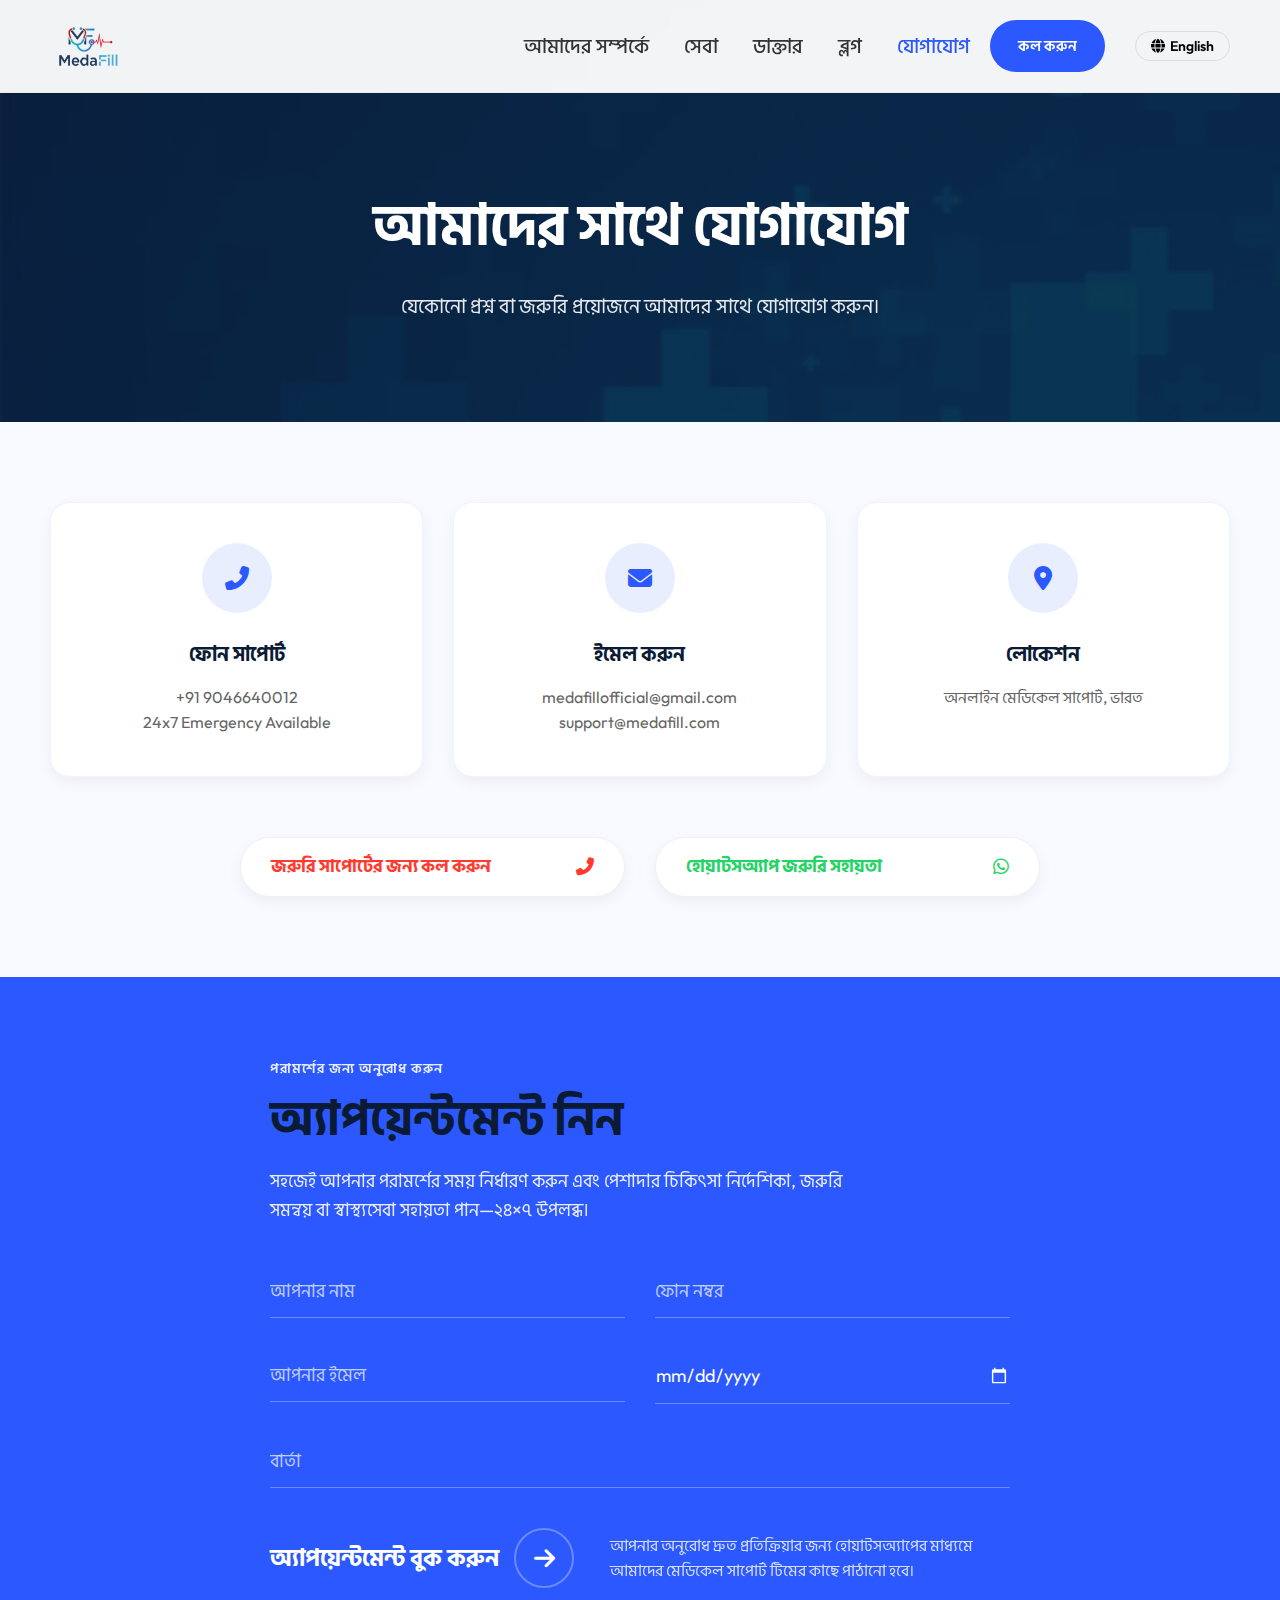
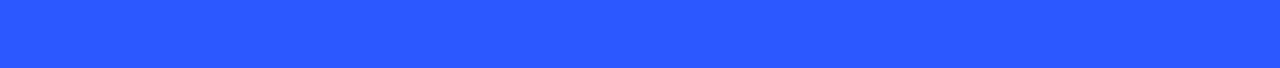
<file: contact.html>
<!DOCTYPE html>
<html lang="bn">
<head>
    <meta charset="UTF-8">
    <meta name="viewport" content="width=device-width, initial-scale=1.0">
    <title>Contact Us | MedaFill</title>
    <link rel="preconnect" href="https://fonts.googleapis.com">
    <link rel="preconnect" href="https://fonts.gstatic.com" crossorigin>
    <link href="https://fonts.googleapis.com/css2?family=Outfit:wght@300;400;500;600;700&family=Hind+Siliguri:wght@300;400;500;600;700&display=swap" rel="stylesheet">
    <link rel="stylesheet" href="https://cdnjs.cloudflare.com/ajax/libs/font-awesome/6.4.0/css/all.min.css">
    <style>
        :root {
            --primary-blue: #2B59FF;
            --dark-navy: #0B1B35;
            --light-bg: #F8FAFF;
            --text-main: #333333;
            --text-secondary: #666666;
            --white: #FFFFFF;
            --accent-red: #FF3B30;
            --transition: all 0.4s cubic-bezier(0.165, 0.84, 0.44, 1);
            --shadow-sm: 0 5px 15px rgba(0,0,0,0.05);
            --shadow-md: 0 10px 30px rgba(0,0,0,0.1);
        }

        * {
            margin: 0;
            padding: 0;
            box-sizing: border-box;
            font-family: 'Outfit', 'Hind Siliguri', sans-serif;
        }

        html { scroll-behavior: smooth; }
        body {
            background-color: var(--white);
            color: var(--text-main);
            overflow-x: hidden;
            line-height: 1.6;
        }
        a { text-decoration: none; color: inherit; }
        ul { list-style: none; }
        img { max-width: 100%; display: block; }

        .container {
            max-width: 1240px;
            margin: 0 auto;
            padding: 0 30px;
        }

        section {
            padding: 120px 0;
            position: relative;
        }

        .btn {
            display: inline-flex;
            align-items: center;
            justify-content: center;
            padding: 14px 28px;
            border-radius: 50px;
            font-weight: 600;
            font-size: 15px;
            transition: var(--transition);
            cursor: pointer;
            border: none;
            gap: 10px;
        }

        .btn-primary {
            background: var(--primary-blue);
            color: var(--white);
        }

        .btn-primary:hover {
            background: #1a44e0;
            transform: translateY(-3px);
            box-shadow: 0 8px 25px rgba(43, 89, 255, 0.4);
        }

        .btn-large {
            width: 100%;
            height: 60px;
            border-radius: 100px;
            border: 1.5px solid #EDF2F7;
            padding: 0 30px;
            font-size: 18px;
            color: var(--dark-navy);
            display: flex;
            align-items: center;
            justify-content: space-between;
            background: var(--white);
            box-shadow: var(--shadow-sm);
        }
        
        .btn-large:hover {
            border-color: var(--primary-blue);
            transform: translateY(-3px);
            box-shadow: var(--shadow-md);
        }

        .subtitle {
            text-transform: uppercase;
            color: var(--primary-blue);
            font-weight: 700;
            font-size: 13px;
            letter-spacing: 2px;
            margin-bottom: 20px;
            display: block;
        }

        h2 {
            font-size: 45px;
            font-weight: 700;
            color: var(--dark-navy);
            margin-bottom: 25px;
            line-height: 1.2;
        }

        /* Header */
        header {
            background: rgba(255, 255, 255, 0.95);
            backdrop-filter: blur(10px);
            padding: 20px 0;
            position: fixed;
            width: 100%;
            top: 0;
            z-index: 1000;
            transition: var(--transition);
            border-bottom: 1px solid rgba(0,0,0,0.03);
        }

        nav {
            display: flex;
            align-items: center;
            justify-content: space-between;
        }

        .logo img { height: 45px; }

        .nav-links {
            display: flex;
            gap: 35px;
            align-items: center;
        }

        .nav-links a {
            font-weight: 500;
            font-size: 15px;
            color: var(--text-main);
            transition: var(--transition);
        }

        .nav-links a:hover, .nav-links a.active {
            color: var(--primary-blue);
        }

        .lang-btn {
            background: transparent;
            border: 1px solid #ddd;
            padding: 5px 15px;
            border-radius: 20px;
            cursor: pointer;
            font-size: 14px;
            font-weight: 600;
            margin-left: 10px;
            display: flex;
            align-items: center;
            gap: 5px;
            transition: var(--transition);
        }

        .lang-btn:hover {
            border-color: var(--primary-blue);
            color: var(--primary-blue);
        }

        .mobile-toggle {
            display: none;
            cursor: pointer;
            font-size: 28px;
            color: var(--text-main);
            z-index: 1002;
        }

        /* Page Header */
        .page-header {
            background: var(--primary-blue);
            padding: 180px 0 100px;
            text-align: center;
            color: var(--white);
            background-image: url('medical-bg.jpg');
            background-size: cover;
            background-position: center;
            position: relative;
        }

        .page-header::before {
            content: '';
            position: absolute; top: 0; left: 0; width: 100%; height: 100%;
            background: rgba(11, 27, 53, 0.85);
            z-index: 1;
        }

        .page-header .container { position: relative; z-index: 2; }
        .page-header h1 { font-size: 56px; font-weight: 700; margin-bottom: 20px; }
        .page-header p { font-size: 20px; opacity: 0.9; max-width: 700px; margin: 0 auto; }

        /* Contact Info */
        .contact-info {
            background: var(--light-bg);
            padding: 80px 0;
        }

        .info-grid {
            display: grid;
            grid-template-columns: repeat(3, 1fr);
            gap: 30px;
            margin-bottom: 60px;
        }

        .info-card {
            background: var(--white);
            padding: 40px;
            border-radius: 20px;
            text-align: center;
            box-shadow: var(--shadow-sm);
            transition: var(--transition);
            border: 1px solid #f0f4ff;
        }

        .info-card:hover {
            transform: translateY(-10px);
            box-shadow: var(--shadow-md);
            border-color: var(--primary-blue);
        }

        .info-icon {
            width: 70px;
            height: 70px;
            background: rgba(43, 89, 255, 0.1);
            color: var(--primary-blue);
            border-radius: 50%;
            display: flex;
            align-items: center;
            justify-content: center;
            font-size: 24px;
            margin: 0 auto 25px;
        }

        .info-card h3 {
            font-size: 20px;
            color: var(--dark-navy);
            margin-bottom: 15px;
        }

        .info-card p {
            color: var(--text-secondary);
            font-size: 16px;
        }

        /* Emergency Buttons in Contact */
        .contact-actions {
            display: grid;
            grid-template-columns: 1fr 1fr;
            gap: 30px;
            max-width: 800px;
            margin: 0 auto;
        }

        /* Appointment Form */
        .appointment-section {
            background: var(--primary-blue);
            color: var(--white);
            padding: 80px 0;
            position: relative;
            overflow: hidden;
        }
        
        .app-form-wrap { max-width: 800px; margin: 0 auto; }
        
        .app-subtitle {
            text-transform: uppercase;
            letter-spacing: 1px;
            font-size: 14px;
            font-weight: 600;
            margin-bottom: 10px;
            display: block;
            opacity: 0.9;
        }
        
        .app-title {
            font-size: 48px;
            font-weight: 700;
            margin-bottom: 20px;
            line-height: 1.2;
        }
        
        .app-desc {
            font-size: 18px;
            line-height: 1.6;
            margin-bottom: 40px;
            opacity: 0.9;
            max-width: 600px;
        }
        
        .form-grid {
            display: grid;
            grid-template-columns: 1fr 1fr;
            gap: 30px;
            margin-bottom: 30px;
        }
        
        .form-group { position: relative; }
        
        .form-control {
            width: 100%;
            background: transparent;
            border: none;
            border-bottom: 1px solid rgba(255,255,255,0.3);
            padding: 15px 0;
            color: var(--white);
            font-size: 18px;
            font-family: 'Outfit', 'Hind Siliguri', sans-serif;
            outline: none;
            transition: border-color 0.3s;
        }
        
        .form-control::placeholder { color: rgba(255,255,255,0.7); }
        .form-control:focus { border-bottom-color: var(--white); }
        
        input[type="date"]::-webkit-calendar-picker-indicator {
            filter: invert(1);
            cursor: pointer;
        }

        .form-submit-row {
            display: flex;
            align-items: center;
            justify-content: space-between;
            margin-top: 40px;
            flex-wrap: wrap;
            gap: 20px;
        }
        
        .btn-submit {
            display: inline-flex;
            align-items: center;
            gap: 15px;
            font-size: 24px;
            font-weight: 700;
            color: var(--white);
            background: none;
            border: none;
            cursor: pointer;
            padding: 0;
            text-decoration: none;
        }
        
        .btn-submit .circle-icon {
            width: 60px;
            height: 60px;
            border: 2px solid rgba(255,255,255,0.3);
            border-radius: 50%;
            display: flex;
            align-items: center;
            justify-content: center;
            transition: 0.3s;
        }
        
        .btn-submit:hover .circle-icon {
            background: var(--white);
            color: var(--primary-blue);
            border-color: var(--white);
        }
        
        .whatsapp-note { font-size: 16px; opacity: 0.8; max-width: 400px; }

        /* Footer */
        footer {
            background: #060E1B;
            color: rgba(255,255,255,0.8);
            padding: 100px 0 40px;
        }

        .footer-wrap {
            display: grid;
            grid-template-columns: 1.2fr 0.8fr 0.8fr 1.2fr;
            gap: 60px;
            margin-bottom: 80px;
        }

        .footer-info img {
            height: 55px;
            margin-bottom: 30px;
            background: white;
            padding: 8px;
            border-radius: 8px;
        }

        .footer-wrap h4 {
            color: var(--white);
            font-size: 20px;
            margin-bottom: 35px;
        }

        .footer-links li { margin-bottom: 18px; }

        .footer-links a:hover {
            color: var(--primary-blue);
            transform: translateX(5px);
            display: inline-block;
        }

        .footer-contact li {
            margin-bottom: 25px;
            display: flex;
            gap: 20px;
        }

        .footer-contact i {
            color: var(--primary-blue);
            font-size: 20px;
            margin-top: 5px;
        }

        .footer-copy {
            border-top: 1px solid rgba(255,255,255,0.05);
            padding-top: 40px;
            display: flex;
            justify-content: space-between;
            font-size: 15px;
        }

        /* Responsive */
        @media (max-width: 1100px) {
            .footer-wrap { grid-template-columns: repeat(2, 1fr); }
            .info-grid { grid-template-columns: repeat(2, 1fr); }
        }

        @media (max-width: 768px) {
            .logo img { height: 40px; }
            .mobile-toggle { display: block; margin-left: auto; }
            
            .nav-links {
                position: fixed; top: 0; right: -100%; width: 85%; height: 100vh;
                background: var(--white); flex-direction: column; justify-content: flex-start;
                padding-top: 100px; gap: 25px; box-shadow: -5px 0 30px rgba(0,0,0,0.1);
                transition: var(--transition); z-index: 1001; display: flex;
            }

            .nav-links.active { right: 0; }
            .nav-links li a { font-size: 24px; padding: 10px 30px; display: block; }
            
            .page-header { padding: 140px 0 60px; }
            .page-header h1 { font-size: 40px; }
            .page-header p { font-size: 18px; }
            
            .info-grid { grid-template-columns: 1fr; }
            .contact-actions { grid-template-columns: 1fr; }
            
            .form-grid { grid-template-columns: 1fr; gap: 20px; }
            .app-title { font-size: 36px; }
            .form-submit-row { flex-direction: column; align-items: flex-start; }
            
            .footer-wrap { grid-template-columns: 1fr; gap: 40px; text-align: left; }
            .footer-contact li { justify-content: flex-start; }
            
            nav .btn-primary { display: none; }
            #lang-toggle { font-size: 16px; padding: 5px 10px; margin-left: 10px; }
        }
    </style>
</head>
<body>

<header id="main-header">
    <div class="container">
        <nav>
            <a href="index.html" class="logo">
                <img src="logo.webp" alt="MedaFill Logo">
            </a>
            <div style="display: flex; align-items: center; gap: 20px;">
                <ul class="nav-links" id="navLinks">
                    <li><a href="about.html" style="font-size: 20px; font-weight: 500;" data-i18n="about">আমাদের সম্পর্কে</a></li>
                    <li><a href="services.html" style="font-size: 20px; font-weight: 500;" data-i18n="services">সেবা</a></li>
                    <li><a href="doctors.html" style="font-size: 20px; font-weight: 500;" data-i18n="doctors">ডাক্তার</a></li>
                    <li><a href="blogs.html" style="font-size: 20px; font-weight: 500;" data-i18n="blogs">ব্লগ</a></li>
                    <li><a href="contact.html" class="active" style="font-size: 20px; font-weight: 500;" data-i18n="contact">যোগাযোগ</a></li>
                </ul>
                <a href="tel:+919046640012" class="btn btn-primary" data-i18n="call_now">কল করুন</a>
                <button class="lang-btn" id="lang-toggle" onclick="toggleLanguage()">
                    <i class="fas fa-globe"></i> English
                </button>
                <div class="mobile-toggle" onclick="toggleMenu()">
                    <i class="fas fa-bars"></i>
                </div>
            </div>
        </nav>
    </div>
</header>

<section class="page-header">
    <div class="container">
        <h1 data-i18n="contact_header_title">আমাদের সাথে যোগাযোগ</h1>
        <p data-i18n="contact_header_desc">যেকোনো প্রশ্ন বা জরুরি প্রয়োজনে আমাদের সাথে যোগাযোগ করুন।</p>
    </div>
</section>

<section class="contact-info">
    <div class="container">
        <div class="info-grid">
            <div class="info-card">
                <div class="info-icon"><i class="fas fa-phone-alt"></i></div>
                <h3 data-i18n="phone_support">ফোন সাপোর্ট</h3>
                <p>+91 9046640012</p>
                <p>24x7 Emergency Available</p>
            </div>
            <div class="info-card">
                <div class="info-icon"><i class="fas fa-envelope"></i></div>
                <h3 data-i18n="email_support">ইমেল করুন</h3>
                <p>medafillofficial@gmail.com</p>
                <p>support@medafill.com</p>
            </div>
            <div class="info-card">
                <div class="info-icon"><i class="fas fa-location-dot"></i></div>
                <h3 data-i18n="location">লোকেশন</h3>
                <p data-i18n="contact_addr">অনলাইন মেডিকেল সাপোর্ট, ভারত</p>
            </div>
        </div>
        
        <div class="contact-actions">
            <a href="tel:+919046640012" class="btn btn-large" style="color: var(--accent-red); font-weight: 700;">
                <span data-i18n="call_emergency">জরুরি সাপোর্টের জন্য কল করুন</span> <i class="fas fa-phone-alt"></i>
            </a>
            <a href="https://wa.me/919046640012" class="btn btn-large" style="color: #25D366; font-weight: 700;">
                <span data-i18n="whatsapp_emergency">হোয়াটসঅ্যাপ জরুরি সহায়তা</span> <i class="fab fa-whatsapp"></i>
            </a>
        </div>
    </div>
</section>

<section class="appointment-section">
    <div class="container app-form-wrap">
        <span class="app-subtitle" data-i18n="req_consultation">Request a Consultation</span>
        <h2 class="app-title" data-i18n="make_appt">Make an Appointment</h2>
        <p class="app-desc" data-i18n="appt_desc">
            Schedule your consultation easily and receive professional medical guidance, emergency coordination, or healthcare support—available 24×7.
        </p>
        
        <form id="appointmentForm" onsubmit="sendToWhatsApp(event)">
            <div class="form-grid">
                <div class="form-group">
                    <input type="text" class="form-control" id="name" placeholder="Your Name" required>
                </div>
                <div class="form-group">
                    <input type="tel" class="form-control" id="phone" placeholder="Phone No" required>
                </div>
                <div class="form-group">
                    <input type="email" class="form-control" id="email" placeholder="Your Email">
                </div>
                <div class="form-group">
                    <input type="date" class="form-control" id="date" lang="en-GB">
                </div>
            </div>
            <div class="form-group">
                <input type="text" class="form-control" id="message" placeholder="Message" style="width: 100%;">
            </div>
            
            <div class="form-submit-row">
                <button type="submit" class="btn-submit">
                    <span data-i18n="book_apt_btn">Book an Appointment</span>
                    <span class="circle-icon"><i class="fas fa-arrow-right"></i></span>
                </button>
                
                <p class="whatsapp-note" data-i18n="wa_note">
                    Your request will be sent directly to our medical support team via WhatsApp for quick response.
                </p>
            </div>
        </form>
    </div>
</section>

<!-- ... (skipping footer for brevity in replacement search) ... -->

<script>
    // Header scroll
    window.addEventListener('scroll', () => {
        const header = document.getElementById('main-header');
        if (window.scrollY > 50) {
            header.style.padding = '12px 0';
            header.style.boxShadow = '0 10px 30px rgba(0,0,0,0.08)';
        } else {
            header.style.padding = '20px 0';
            header.style.boxShadow = 'none';
        }
    });

    // Mobile Menu
    function toggleMenu() {
        document.getElementById('navLinks').classList.toggle('active');
    }

    document.querySelectorAll('.nav-links a').forEach(link => {
        link.addEventListener('click', () => {
            document.getElementById('navLinks').classList.remove('active');
        });
    });

    // WhatsApp
    function sendToWhatsApp(e) {
        e.preventDefault();
        const name = document.getElementById('name').value;
        const phone = document.getElementById('phone').value;
        const email = document.getElementById('email').value;
        const dateInput = document.getElementById('date').value;
        const message = document.getElementById('message').value;

        let formattedDate = dateInput;
        if(dateInput) {
            const [year, month, day] = dateInput.split('-');
            formattedDate = `${day}/${month}/${year}`;
        }

        const text = `Appointment Request:%0AName: ${name}%0APhone: ${phone}%0AEmail: ${email}%0ADate: ${formattedDate}%0AMessage: ${message}`;
        window.open(`https://wa.me/919046640012?text=${text}`, '_blank');
    }

    // Translations
    const translations = {
        en: {
            about: "About Us",
            services: "Services",
            doctors: "Doctors",
            blogs: "Blogs",
            contact: "Contact Us",
            call_now: "Call Now",
            contact_header_title: "Contact Us",
            contact_header_desc: "Contact us for any questions or emergency needs.",
            phone_support: "Phone Support",
            email_support: "Email Us",
            location: "Location",
            call_emergency: "Call for Emergency Support",
            whatsapp_emergency: "WhatsApp Emergency Help",
            req_consultation: "Request a Consultation",
            make_appt: "Make an Appointment",
            appt_desc: "Schedule your consultation easily and receive professional medical guidance, emergency coordination, or healthcare support—available 24×7.",
            book_apt_btn: "Book an Appointment",
            wa_note: "Your request will be sent directly to our medical support team via WhatsApp for quick response.",
             footer_about: "Medafill is a trusted online medical support platform dedicated to making healthcare faster, simpler, and more accessible.",
            footer_services: "Our Services",
            footer_doc: "Doctor Consultation",
            footer_ambu: "Ambulance Booking",
            footer_nurse: "Home Nursing",
            footer_video: "Video Consultations",
            footer_links: "Quick Links",
            footer_privacy: "Privacy Policy",
            footer_terms: "Terms & Conditions",
            footer_disclaimer: "Disclaimer",
            footer_contact: "Contact Us",
            contact_addr: "Online Medical Support, India",
            footer_dev: "Developed by Pixel Solution"
        },
        bn: {
            about: "আমাদের সম্পর্কে",
            services: "সেবা",
            doctors: "ডাক্তার",
            blogs: "ব্লগ",
            contact: "যোগাযোগ",
            call_now: "কল করুন",
            contact_header_title: "আমাদের সাথে যোগাযোগ",
            contact_header_desc: "যেকোনো প্রশ্ন বা জরুরি প্রয়োজনে আমাদের সাথে যোগাযোগ করুন।",
            phone_support: "ফোন সাপোর্ট",
            email_support: "ইমেল করুন",
            location: "লোকেশন",
            call_emergency: "জরুরি সাপোর্টের জন্য কল করুন",
            whatsapp_emergency: "হোয়াটসঅ্যাপ জরুরি সহায়তা",
            req_consultation: "পরামর্শের জন্য অনুরোধ করুন",
            make_appt: "অ্যাপয়েন্টমেন্ট নিন",
            appt_desc: "সহজেই আপনার পরামর্শের সময় নির্ধারণ করুন এবং পেশাদার চিকিৎসা নির্দেশিকা, জরুরি সমন্বয় বা স্বাস্থ্যসেবা সহায়তা পান—২৪×৭ উপলব্ধ।",
            book_apt_btn: "অ্যাপয়েন্টমেন্ট বুক করুন",
            wa_note: "আপনার অনুরোধ দ্রুত প্রতিক্রিয়ার জন্য হোয়াটসঅ্যাপের মাধ্যমে আমাদের মেডিকেল সাপোর্ট টিমের কাছে পাঠানো হবে।",
             footer_about: "মেটাফিল একটি বিশ্বস্ত অনলাইন মেডিকেল সাপোর্ট প্ল্যাটফর্ম যা স্বাস্থ্যসেবাকে দ্রুত, সহজ এবং সবার জন্য সহজলভ্য করতে নিবেদিত।",
            footer_services: "আমাদের সেবাসমূহ",
            footer_doc: "ডাক্তার পরামর্শ",
            footer_ambu: "অ্যাম্বুলেন্স বুকিং",
            footer_nurse: "হোম নার্সিং",
            footer_video: "ভিডিও পরামর্শ",
            footer_links: "দ্রুত লিঙ্ক",
            footer_privacy: "গোপনীয়তা নীতি",
            footer_terms: "শর্তাবলী",
            footer_disclaimer: "দাবি পরিত্যাগী",
            footer_contact: "যোগাযোগ",
            contact_addr: "অনলাইন মেডিকেল সাপোর্ট, ভারত",
            footer_dev: "Developed by Pixel Solution"
        }
    };

    let currentLang = localStorage.getItem('site_lang') || 'bn';

    function updateContent() {
         const langData = translations[currentLang];
        const btn = document.getElementById('lang-toggle');
        
        btn.innerHTML = currentLang === 'bn' 
            ? '<i class="fas fa-globe"></i> English' 
            : '<i class="fas fa-globe"></i> বাংলা';
            
        if(currentLang === 'bn') {
            document.getElementById('name').placeholder = "আপনার নাম";
            document.getElementById('phone').placeholder = "ফোন নম্বর";
            document.getElementById('email').placeholder = "আপনার ইমেল";
            document.getElementById('message').placeholder = "বার্তা";
        } else {
            document.getElementById('name').placeholder = "Your Name";
            document.getElementById('phone').placeholder = "Phone No";
            document.getElementById('email').placeholder = "Your Email";
            document.getElementById('message').placeholder = "Message";
        }

        document.querySelectorAll('[data-i18n]').forEach(element => {
            const key = element.getAttribute('data-i18n');
            if (langData[key]) {
                 element.innerHTML = langData[key];
            }
        });
        
        document.documentElement.lang = currentLang;
        localStorage.setItem('site_lang', currentLang);
    }

    function toggleLanguage() {
        currentLang = currentLang === 'bn' ? 'en' : 'bn';
        updateContent();
    }

    document.addEventListener('DOMContentLoaded', updateContent);
</script>
</body>
</html>
</file>
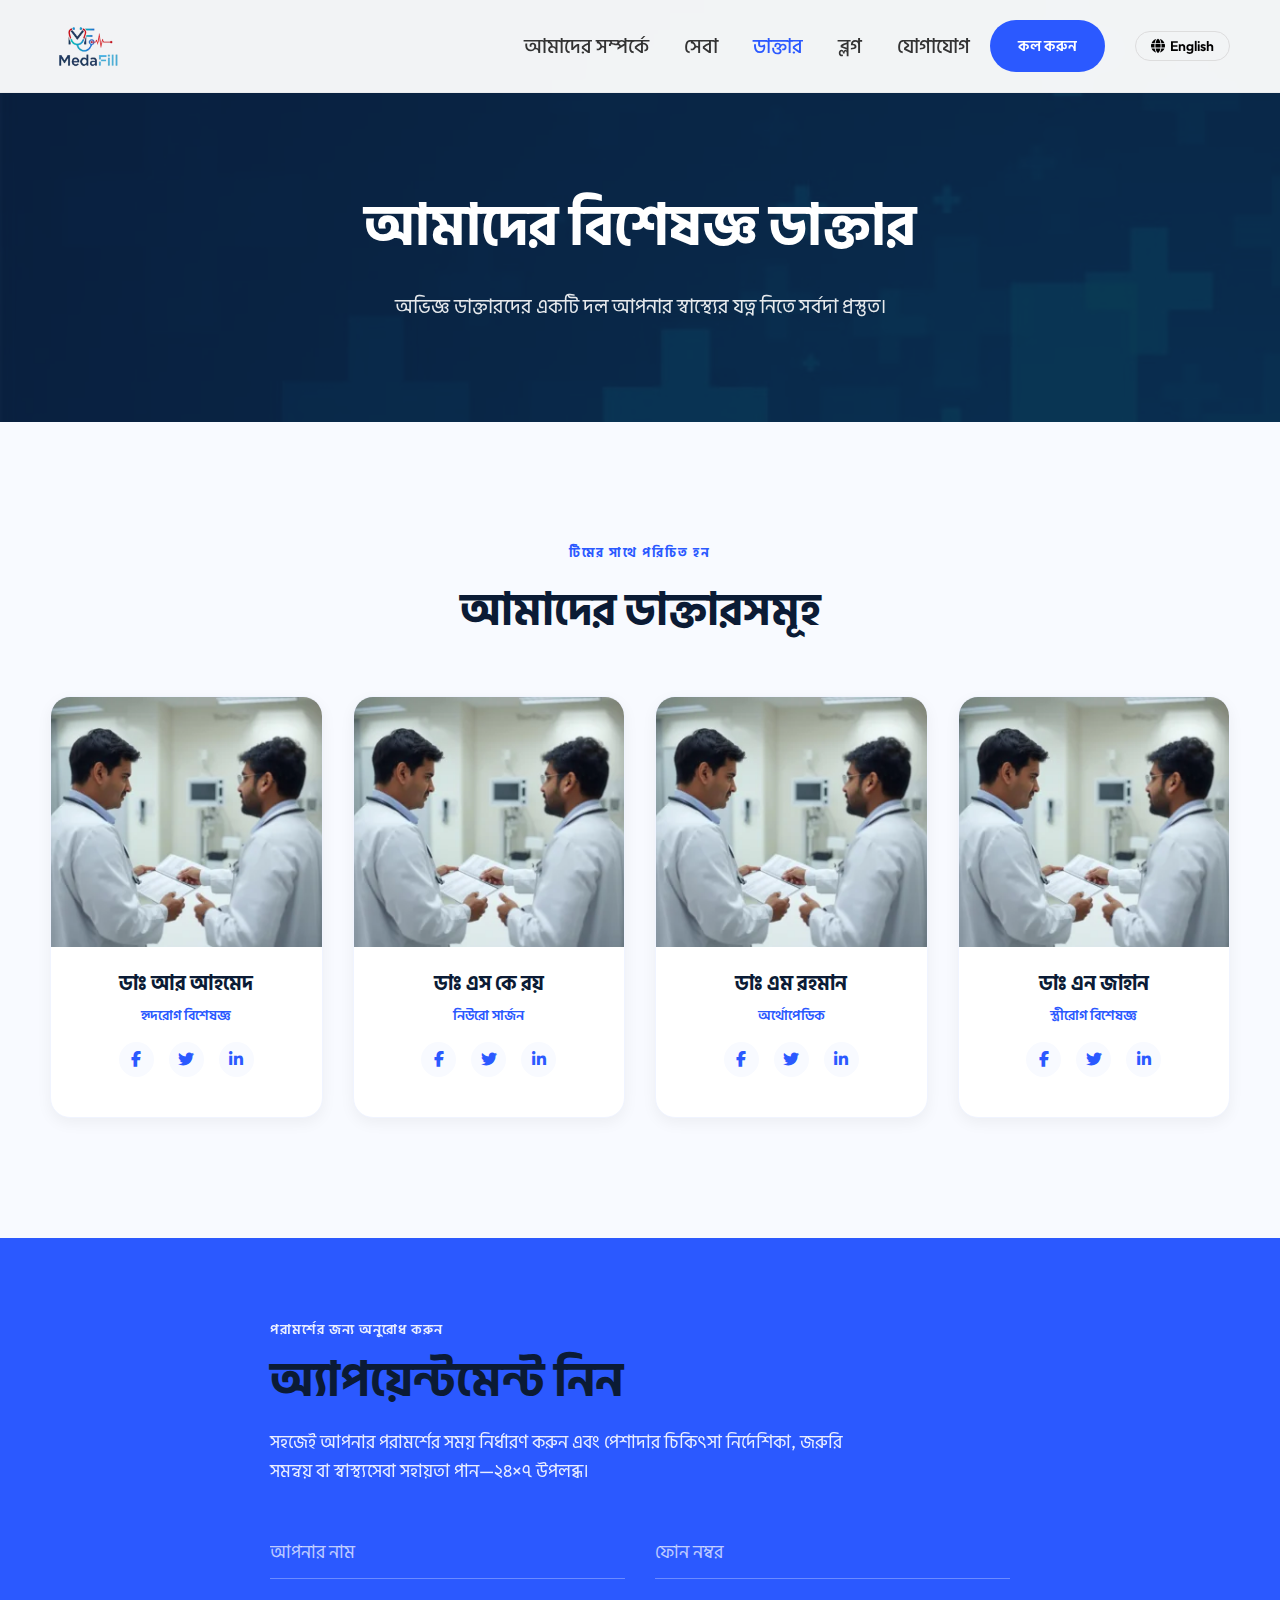
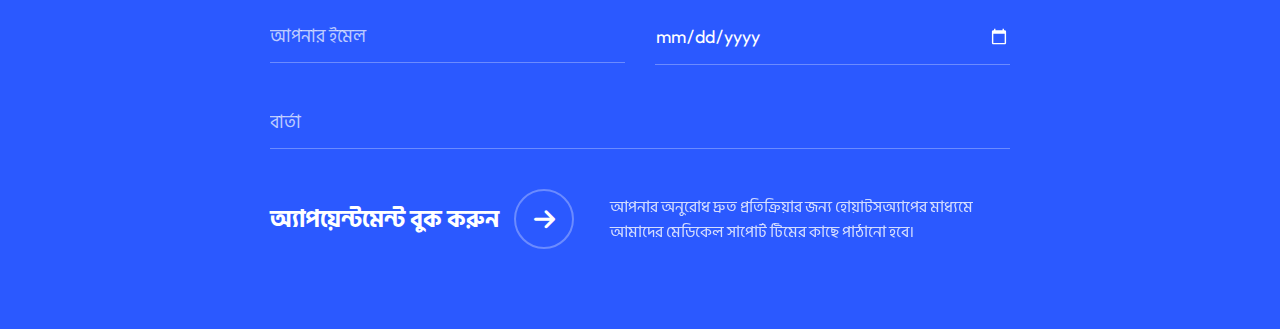
<file: doctors.html>
<!DOCTYPE html>
<html lang="bn">
<head>
    <meta charset="UTF-8">
    <meta name="viewport" content="width=device-width, initial-scale=1.0">
    <title>Doctors | MedaFill</title>
    <link rel="preconnect" href="https://fonts.googleapis.com">
    <link rel="preconnect" href="https://fonts.gstatic.com" crossorigin>
    <link href="https://fonts.googleapis.com/css2?family=Outfit:wght@300;400;500;600;700&family=Hind+Siliguri:wght@300;400;500;600;700&display=swap" rel="stylesheet">
    <link rel="stylesheet" href="https://cdnjs.cloudflare.com/ajax/libs/font-awesome/6.4.0/css/all.min.css">
    <style>
        :root {
            --primary-blue: #2B59FF;
            --dark-navy: #0B1B35;
            --light-bg: #F8FAFF;
            --text-main: #333333;
            --text-secondary: #666666;
            --white: #FFFFFF;
            --accent-red: #FF3B30;
            --transition: all 0.4s cubic-bezier(0.165, 0.84, 0.44, 1);
            --shadow-sm: 0 5px 15px rgba(0,0,0,0.05);
            --shadow-md: 0 10px 30px rgba(0,0,0,0.1);
        }

        * {
            margin: 0;
            padding: 0;
            box-sizing: border-box;
            font-family: 'Outfit', 'Hind Siliguri', sans-serif;
        }

        html { scroll-behavior: smooth; }
        body {
            background-color: var(--white);
            color: var(--text-main);
            overflow-x: hidden;
            line-height: 1.6;
        }
        a { text-decoration: none; color: inherit; }
        ul { list-style: none; }
        img { max-width: 100%; display: block; }

        .container {
            max-width: 1240px;
            margin: 0 auto;
            padding: 0 30px;
        }

        section {
            padding: 120px 0;
            position: relative;
        }

        .btn {
            display: inline-flex;
            align-items: center;
            justify-content: center;
            padding: 14px 28px;
            border-radius: 50px;
            font-weight: 600;
            font-size: 15px;
            transition: var(--transition);
            cursor: pointer;
            border: none;
            gap: 10px;
        }

        .btn-primary {
            background: var(--primary-blue);
            color: var(--white);
        }

        .btn-primary:hover {
            background: #1a44e0;
            transform: translateY(-3px);
            box-shadow: 0 8px 25px rgba(43, 89, 255, 0.4);
        }

        .subtitle {
            text-transform: uppercase;
            color: var(--primary-blue);
            font-weight: 700;
            font-size: 13px;
            letter-spacing: 2px;
            margin-bottom: 20px;
            display: block;
        }

        h2 {
            font-size: 45px;
            font-weight: 700;
            color: var(--dark-navy);
            margin-bottom: 25px;
            line-height: 1.2;
        }

        /* Header */
        header {
            background: rgba(255, 255, 255, 0.95);
            backdrop-filter: blur(10px);
            padding: 20px 0;
            position: fixed;
            width: 100%;
            top: 0;
            z-index: 1000;
            transition: var(--transition);
            border-bottom: 1px solid rgba(0,0,0,0.03);
        }

        nav {
            display: flex;
            align-items: center;
            justify-content: space-between;
        }

        .logo img { height: 45px; }

        .nav-links {
            display: flex;
            gap: 35px;
            align-items: center;
        }

        .nav-links a {
            font-weight: 500;
            font-size: 15px;
            color: var(--text-main);
            transition: var(--transition);
        }

        .nav-links a:hover, .nav-links a.active {
            color: var(--primary-blue);
        }

        .lang-btn {
            background: transparent;
            border: 1px solid #ddd;
            padding: 5px 15px;
            border-radius: 20px;
            cursor: pointer;
            font-size: 14px;
            font-weight: 600;
            margin-left: 10px;
            display: flex;
            align-items: center;
            gap: 5px;
            transition: var(--transition);
        }

        .lang-btn:hover {
            border-color: var(--primary-blue);
            color: var(--primary-blue);
        }

        .mobile-toggle {
            display: none;
            cursor: pointer;
            font-size: 28px;
            color: var(--text-main);
            z-index: 1002;
        }

        /* Page Header */
        .page-header {
            background: var(--primary-blue);
            padding: 180px 0 100px;
            text-align: center;
            color: var(--white);
            background-image: url('medical-bg.jpg');
            background-size: cover;
            background-position: center;
            position: relative;
        }

        .page-header::before {
            content: '';
            position: absolute; top: 0; left: 0; width: 100%; height: 100%;
            background: rgba(11, 27, 53, 0.85);
            z-index: 1;
        }

        .page-header .container { position: relative; z-index: 2; }
        .page-header h1 { font-size: 56px; font-weight: 700; margin-bottom: 20px; }
        .page-header p { font-size: 20px; opacity: 0.9; max-width: 700px; margin: 0 auto; }

        /* Doctor Grid */
        .doctors {
            background: var(--light-bg);
            text-align: center;
        }

        .doctors-grid {
            display: grid;
            grid-template-columns: repeat(4, 1fr);
            gap: 30px;
            margin-top: 60px;
        }

        .doc-card {
            background: var(--white);
            border-radius: 20px;
            overflow: hidden;
            box-shadow: var(--shadow-sm);
            transition: var(--transition);
            text-align: center;
            border: 1px solid #f0f4ff;
            padding-bottom: 20px;
        }

        .doc-card:hover {
            transform: translateY(-10px);
            box-shadow: var(--shadow-md);
            border-color: var(--primary-blue);
        }

        .doc-img {
            height: 250px;
            width: 100%;
            object-fit: cover;
            background: #eee;
        }

        .doc-info {
            padding: 20px;
        }

        .doc-info h3 {
            font-size: 20px;
            color: var(--dark-navy);
            margin-bottom: 5px;
        }

        .doc-info span {
            color: var(--primary-blue);
            font-size: 14px;
            font-weight: 600;
            display: block;
            margin-bottom: 15px;
        }

        .doc-social {
            display: flex;
            justify-content: center;
            gap: 15px;
        }

        .doc-social a {
            width: 35px;
            height: 35px;
            border-radius: 50%;
            background: var(--light-bg);
            display: flex;
            align-items: center;
            justify-content: center;
            color: var(--primary-blue);
            transition: 0.3s;
        }
        .doc-social a:hover {
            background: var(--primary-blue);
            color: var(--white);
        }

        /* Appointment Form */
        .appointment-section {
            background: var(--primary-blue);
            color: var(--white);
            padding: 80px 0;
            position: relative;
            overflow: hidden;
        }
        .app-form-wrap { max-width: 800px; margin: 0 auto; }
        
        .app-subtitle {
            text-transform: uppercase;
            letter-spacing: 1px;
            font-size: 14px;
            font-weight: 600;
            margin-bottom: 10px;
            display: block;
            opacity: 0.9;
        }
        
        .app-title {
            font-size: 48px;
            font-weight: 700;
            margin-bottom: 20px;
            line-height: 1.2;
        }
        
        .app-desc {
            font-size: 18px;
            line-height: 1.6;
            margin-bottom: 40px;
            opacity: 0.9;
            max-width: 600px;
        }
        
        .form-grid {
            display: grid;
            grid-template-columns: 1fr 1fr;
            gap: 30px;
            margin-bottom: 30px;
        }
        
        .form-group { position: relative; }
        
        .form-control {
            width: 100%;
            background: transparent;
            border: none;
            border-bottom: 1px solid rgba(255,255,255,0.3);
            padding: 15px 0;
            color: var(--white);
            font-size: 18px;
            font-family: 'Outfit', 'Hind Siliguri', sans-serif;
            outline: none;
            transition: border-color 0.3s;
        }
        
        .form-control::placeholder { color: rgba(255,255,255,0.7); }
        .form-control:focus { border-bottom-color: var(--white); }
        
        input[type="date"]::-webkit-calendar-picker-indicator {
            filter: invert(1);
            cursor: pointer;
        }

        .form-submit-row {
            display: flex;
            align-items: center;
            justify-content: space-between;
            margin-top: 40px;
            flex-wrap: wrap;
            gap: 20px;
        }
        
        .btn-submit {
            display: inline-flex;
            align-items: center;
            gap: 15px;
            font-size: 24px;
            font-weight: 700;
            color: var(--white);
            background: none;
            border: none;
            cursor: pointer;
            padding: 0;
            text-decoration: none;
        }
        
        .btn-submit .circle-icon {
            width: 60px;
            height: 60px;
            border: 2px solid rgba(255,255,255,0.3);
            border-radius: 50%;
            display: flex;
            align-items: center;
            justify-content: center;
            transition: 0.3s;
        }
        
        .btn-submit:hover .circle-icon {
            background: var(--white);
            color: var(--primary-blue);
            border-color: var(--white);
        }
        
        .whatsapp-note { font-size: 16px; opacity: 0.8; max-width: 400px; }

        /* Footer */
        footer {
            background: #060E1B;
            color: rgba(255,255,255,0.8);
            padding: 100px 0 40px;
        }

        .footer-wrap {
            display: grid;
            grid-template-columns: 1.2fr 0.8fr 0.8fr 1.2fr;
            gap: 60px;
            margin-bottom: 80px;
        }

        .footer-info img {
            height: 55px;
            margin-bottom: 30px;
            background: white;
            padding: 8px;
            border-radius: 8px;
        }

        .footer-wrap h4 {
            color: var(--white);
            font-size: 20px;
            margin-bottom: 35px;
        }

        .footer-links li { margin-bottom: 18px; }

        .footer-links a:hover {
            color: var(--primary-blue);
            transform: translateX(5px);
            display: inline-block;
        }

        .footer-contact li {
            margin-bottom: 25px;
            display: flex;
            gap: 20px;
        }

        .footer-contact i {
            color: var(--primary-blue);
            font-size: 20px;
            margin-top: 5px;
        }

        .footer-copy {
            border-top: 1px solid rgba(255,255,255,0.05);
            padding-top: 40px;
            display: flex;
            justify-content: space-between;
            font-size: 15px;
        }

        /* Responsive */
        @media (max-width: 1100px) {
            .footer-wrap { grid-template-columns: repeat(2, 1fr); }
            .doctors-grid { grid-template-columns: repeat(2, 1fr); }
        }

        @media (max-width: 768px) {
            .logo img { height: 40px; }
            .mobile-toggle { display: block; margin-left: auto; }
            
            .nav-links {
                position: fixed; top: 0; right: -100%; width: 85%; height: 100vh;
                background: var(--white); flex-direction: column; justify-content: flex-start;
                padding-top: 100px; gap: 25px; box-shadow: -5px 0 30px rgba(0,0,0,0.1);
                transition: var(--transition); z-index: 1001; display: flex;
            }

            .nav-links.active { right: 0; }
            .nav-links li a { font-size: 24px; padding: 10px 30px; display: block; }
            
            .page-header { padding: 140px 0 60px; }
            .page-header h1 { font-size: 40px; }
            .page-header p { font-size: 18px; }
            
            .form-grid { grid-template-columns: 1fr; gap: 20px; }
            .app-title { font-size: 36px; }
            .form-submit-row { flex-direction: column; align-items: flex-start; }
            
            .footer-wrap { grid-template-columns: 1fr; gap: 40px; text-align: left; }
            .footer-contact li { justify-content: flex-start; }
            
            nav .btn-primary { display: none; }
            #lang-toggle { font-size: 16px; padding: 5px 10px; margin-left: 10px; }
            
            .doctors-grid { grid-template-columns: 1fr; }
        }
    </style>
</head>
<body>

<header id="main-header">
    <div class="container">
        <nav>
            <a href="index.html" class="logo">
                <img src="logo.webp" alt="MedaFill Logo">
            </a>
            <div style="display: flex; align-items: center; gap: 20px;">
                <ul class="nav-links" id="navLinks">
                    <li><a href="about.html" style="font-size: 20px; font-weight: 500;" data-i18n="about">আমাদের সম্পর্কে</a></li>
                    <li><a href="services.html" style="font-size: 20px; font-weight: 500;" data-i18n="services">সেবা</a></li>
                    <li><a href="doctors.html" class="active" style="font-size: 20px; font-weight: 500;" data-i18n="doctors">ডাক্তার</a></li>
                    <li><a href="blogs.html" style="font-size: 20px; font-weight: 500;" data-i18n="blogs">ব্লগ</a></li>
                    <li><a href="contact.html" style="font-size: 20px; font-weight: 500;" data-i18n="contact">যোগাযোগ</a></li>
                </ul>
                <a href="tel:+919046640012" class="btn btn-primary" data-i18n="call_now">কল করুন</a>
                <button class="lang-btn" id="lang-toggle" onclick="toggleLanguage()">
                    <i class="fas fa-globe"></i> English
                </button>
                <div class="mobile-toggle" onclick="toggleMenu()">
                    <i class="fas fa-bars"></i>
                </div>
            </div>
        </nav>
    </div>
</header>

<section class="page-header">
    <div class="container">
        <h1 data-i18n="doctors_header_title">আমাদের বিশেষজ্ঞ ডাক্তার</h1>
        <p data-i18n="doctors_header_desc">অভিজ্ঞ ডাক্তারদের একটি দল আপনার স্বাস্থ্যের যত্ন নিতে সর্বদা প্রস্তুত।</p>
    </div>
</section>

<section class="doctors">
    <div class="container">
        <span class="subtitle" data-i18n="meet_team">টিমের সাথে পরিচিত হন</span>
        <h2 data-i18n="our_doctors">আমাদের ডাক্তারসমূহ</h2>
        
        <div class="doctors-grid">
            <!-- Doctor 1 -->
            <div class="doc-card">
                <img src="about-1.webp" alt="Doctor" class="doc-img">
                <div class="doc-info">
                    <h3 data-i18n="doc1_name">ডাঃ আর আহমেদ</h3>
                    <span data-i18n="doc1_spec">হৃদরোগ বিশেষজ্ঞ</span>
                    <div class="doc-social">
                        <a href="#"><i class="fab fa-facebook-f"></i></a>
                        <a href="#"><i class="fab fa-twitter"></i></a>
                        <a href="#"><i class="fab fa-linkedin-in"></i></a>
                    </div>
                </div>
            </div>
             <!-- Doctor 2 -->
             <div class="doc-card">
                <img src="about-1.webp" alt="Doctor" class="doc-img">
                <div class="doc-info">
                    <h3 data-i18n="doc2_name">ডাঃ এস কে রয়</h3>
                    <span data-i18n="doc2_spec">নিউরো সার্জন</span>
                    <div class="doc-social">
                        <a href="#"><i class="fab fa-facebook-f"></i></a>
                        <a href="#"><i class="fab fa-twitter"></i></a>
                        <a href="#"><i class="fab fa-linkedin-in"></i></a>
                    </div>
                </div>
            </div>
             <!-- Doctor 3 -->
             <div class="doc-card">
                <img src="about-1.webp" alt="Doctor" class="doc-img">
                <div class="doc-info">
                    <h3 data-i18n="doc3_name">ডাঃ এম রহমান</h3>
                    <span data-i18n="doc3_spec">অর্থোপেডিক</span>
                    <div class="doc-social">
                        <a href="#"><i class="fab fa-facebook-f"></i></a>
                        <a href="#"><i class="fab fa-twitter"></i></a>
                        <a href="#"><i class="fab fa-linkedin-in"></i></a>
                    </div>
                </div>
            </div>
             <!-- Doctor 4 -->
             <div class="doc-card">
                <img src="about-1.webp" alt="Doctor" class="doc-img">
                <div class="doc-info">
                    <h3 data-i18n="doc4_name">ডাঃ এন জাহান</h3>
                    <span data-i18n="doc4_spec">স্ত্রীরোগ বিশেষজ্ঞ</span>
                    <div class="doc-social">
                        <a href="#"><i class="fab fa-facebook-f"></i></a>
                        <a href="#"><i class="fab fa-twitter"></i></a>
                        <a href="#"><i class="fab fa-linkedin-in"></i></a>
                    </div>
                </div>
            </div>
        </div>
    </div>
</section>

<section class="appointment-section">
    <div class="container app-form-wrap">
        <span class="app-subtitle" data-i18n="req_consultation">Request a Consultation</span>
        <h2 class="app-title" data-i18n="make_appt">Make an Appointment</h2>
        <p class="app-desc" data-i18n="appt_desc">
            Schedule your consultation easily and receive professional medical guidance, emergency coordination, or healthcare support—available 24×7.
        </p>
        
        <form id="appointmentForm" onsubmit="sendToWhatsApp(event)">
            <div class="form-grid">
                <div class="form-group">
                    <input type="text" class="form-control" id="name" placeholder="Your Name" required>
                </div>
                <div class="form-group">
                    <input type="tel" class="form-control" id="phone" placeholder="Phone No" required>
                </div>
                <div class="form-group">
                    <input type="email" class="form-control" id="email" placeholder="Your Email">
                </div>
                <div class="form-group">
                    <input type="date" class="form-control" id="date" lang="en-GB">
                </div>
            </div>
            <div class="form-group">
                <input type="text" class="form-control" id="message" placeholder="Message" style="width: 100%;">
            </div>
            
            <div class="form-submit-row">
                <button type="submit" class="btn-submit">
                    <span data-i18n="book_apt_btn">Book an Appointment</span>
                    <span class="circle-icon"><i class="fas fa-arrow-right"></i></span>
                </button>
                
                <p class="whatsapp-note" data-i18n="wa_note">
                    Your request will be sent directly to our medical support team via WhatsApp for quick response.
                </p>
            </div>
        </form>
    </div>
</section>

<!-- ... (skipping footer for brevity in replacement search) ... -->

<script>
    window.addEventListener('scroll', () => {
        const header = document.getElementById('main-header');
        if (window.scrollY > 50) {
            header.style.padding = '12px 0';
            header.style.boxShadow = '0 10px 30px rgba(0,0,0,0.08)';
        } else {
            header.style.padding = '20px 0';
            header.style.boxShadow = 'none';
        }
    });

    function toggleMenu() {
        document.getElementById('navLinks').classList.toggle('active');
    }

    document.querySelectorAll('.nav-links a').forEach(link => {
        link.addEventListener('click', () => {
            document.getElementById('navLinks').classList.remove('active');
        });
    });

    function sendToWhatsApp(e) {
        e.preventDefault();
        const name = document.getElementById('name').value;
        const phone = document.getElementById('phone').value;
        const email = document.getElementById('email').value;
        const dateInput = document.getElementById('date').value;
        const message = document.getElementById('message').value;
        
        let formattedDate = dateInput;
        if(dateInput) {
            const [year, month, day] = dateInput.split('-');
            formattedDate = `${day}/${month}/${year}`;
        }
        
        const text = `Appointment Request:%0AName: ${name}%0APhone: ${phone}%0AEmail: ${email}%0ADate: ${formattedDate}%0AMessage: ${message}`;
        window.open(`https://wa.me/919046640012?text=${text}`, '_blank');
    }

    const translations = {
        en: {
            about: "About Us",
            services: "Services",
            doctors: "Doctors",
            blogs: "Blogs",
            contact: "Contact Us",
            call_now: "Call Now",
            doctors_header_title: "Our Specialized Doctors",
            doctors_header_desc: "A team of experienced doctors is always ready to take care of your health.",
            meet_team: "Meet The Team",
            our_doctors: "Our Doctors",
            doc1_name: "Dr. R Ahmed",
            doc1_spec: "Cardiologist",
            doc2_name: "Dr. S K Roy",
            doc2_spec: "Neuro Surgeon",
            doc3_name: "Dr. M Rahman",
            doc3_spec: "Orthopedic",
            doc4_name: "Dr. N Jahan",
            doc4_spec: "Gynecologist",
            req_consultation: "Request a Consultation",
            make_appt: "Make an Appointment",
            appt_desc: "Schedule your consultation easily and receive professional medical guidance, emergency coordination, or healthcare support—available 24×7.",
            book_apt_btn: "Book an Appointment",
            wa_note: "Your request will be sent directly to our medical support team via WhatsApp for quick response.",
             footer_about: "Medafill is a trusted online medical support platform dedicated to making healthcare faster, simpler, and more accessible.",
            footer_services: "Our Services",
            footer_doc: "Doctor Consultation",
            footer_ambu: "Ambulance Booking",
            footer_nurse: "Home Nursing",
            footer_video: "Video Consultations",
            footer_links: "Quick Links",
            footer_privacy: "Privacy Policy",
            footer_terms: "Terms & Conditions",
            footer_disclaimer: "Disclaimer",
            footer_contact: "Contact Us",
            contact_addr: "Online Medical Support, India",
            footer_dev: "Developed by Pixel Solution"
        },
        bn: {
            about: "আমাদের সম্পর্কে",
            services: "সেবা",
            doctors: "ডাক্তার",
            blogs: "ব্লগ",
            contact: "যোগাযোগ",
            call_now: "কল করুন",
            doctors_header_title: "আমাদের বিশেষজ্ঞ ডাক্তার",
            doctors_header_desc: "অভিজ্ঞ ডাক্তারদের একটি দল আপনার স্বাস্থ্যের যত্ন নিতে সর্বদা প্রস্তুত।",
            meet_team: "টিমের সাথে পরিচিত হন",
            our_doctors: "আমাদের ডাক্তারসমূহ",
            doc1_name: "ডাঃ আর আহমেদ",
            doc1_spec: "হৃদরোগ বিশেষজ্ঞ",
            doc2_name: "ডাঃ এস কে রয়",
            doc2_spec: "নিউরো সার্জন",
            doc3_name: "ডাঃ এম রহমান",
            doc3_spec: "অর্থোপেডিক",
            doc4_name: "ডাঃ এন জাহান",
            doc4_spec: "স্ত্রীরোগ বিশেষজ্ঞ",
            req_consultation: "পরামর্শের জন্য অনুরোধ করুন",
            make_appt: "অ্যাপয়েন্টমেন্ট নিন",
            appt_desc: "সহজেই আপনার পরামর্শের সময় নির্ধারণ করুন এবং পেশাদার চিকিৎসা নির্দেশিকা, জরুরি সমন্বয় বা স্বাস্থ্যসেবা সহায়তা পান—২৪×৭ উপলব্ধ।",
            book_apt_btn: "অ্যাপয়েন্টমেন্ট বুক করুন",
            wa_note: "আপনার অনুরোধ দ্রুত প্রতিক্রিয়ার জন্য হোয়াটসঅ্যাপের মাধ্যমে আমাদের মেডিকেল সাপোর্ট টিমের কাছে পাঠানো হবে।",
             footer_about: "মেটাফিল একটি বিশ্বস্ত অনলাইন মেডিকেল সাপোর্ট প্ল্যাটফর্ম যা স্বাস্থ্যসেবাকে দ্রুত, সহজ এবং সবার জন্য সহজলভ্য করতে নিবেদিত।",
            footer_services: "আমাদের সেবাসমূহ",
            footer_doc: "ডাক্তার পরামর্শ",
            footer_ambu: "অ্যাম্বুলেন্স বুকিং",
            footer_nurse: "হোম নার্সিং",
            footer_video: "ভিডিও পরামর্শ",
            footer_links: "দ্রুত লিঙ্ক",
            footer_privacy: "গোপনীয়তা নীতি",
            footer_terms: "শর্তাবলী",
            footer_disclaimer: "দাবি পরিত্যাগী",
            footer_contact: "যোগাযোগ",
            contact_addr: "অনলাইন মেডিকেল সাপোর্ট, ভারত",
            footer_dev: "Developed by Pixel Solution"
        }
    };

    let currentLang = localStorage.getItem('site_lang') || 'bn';

    function updateContent() {
         const langData = translations[currentLang];
        const btn = document.getElementById('lang-toggle');
        
        btn.innerHTML = currentLang === 'bn' 
            ? '<i class="fas fa-globe"></i> English' 
            : '<i class="fas fa-globe"></i> বাংলা';
            
        if(currentLang === 'bn') {
            document.getElementById('name').placeholder = "আপনার নাম";
            document.getElementById('phone').placeholder = "ফোন নম্বর";
            document.getElementById('email').placeholder = "আপনার ইমেল";
            document.getElementById('message').placeholder = "বার্তা";
        } else {
            document.getElementById('name').placeholder = "Your Name";
            document.getElementById('phone').placeholder = "Phone No";
            document.getElementById('email').placeholder = "Your Email";
            document.getElementById('message').placeholder = "Message";
        }

        document.querySelectorAll('[data-i18n]').forEach(element => {
            const key = element.getAttribute('data-i18n');
            if (langData[key]) {
                 element.innerHTML = langData[key];
            }
        });
        
        document.documentElement.lang = currentLang;
        localStorage.setItem('site_lang', currentLang);
    }

    function toggleLanguage() {
        currentLang = currentLang === 'bn' ? 'en' : 'bn';
        updateContent();
    }

    document.addEventListener('DOMContentLoaded', updateContent);
</script>
</body>
</html>
</file>
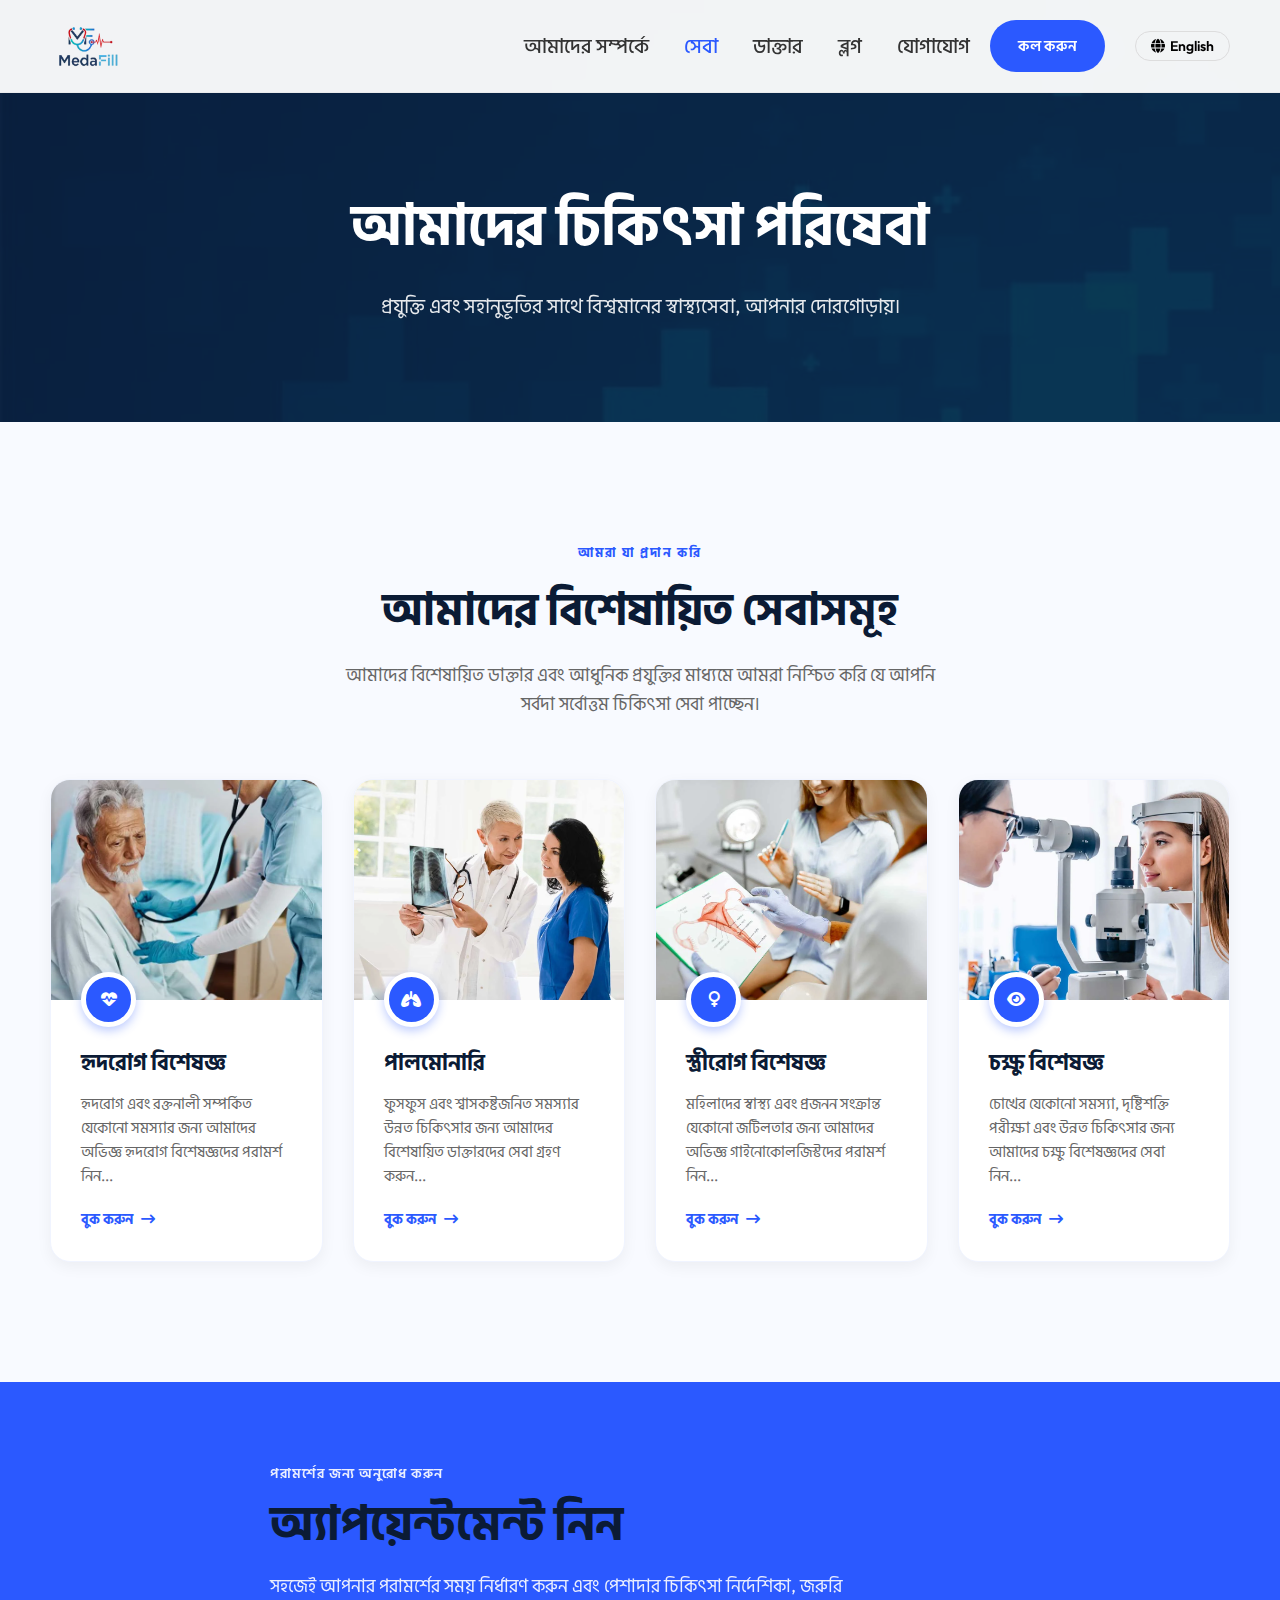
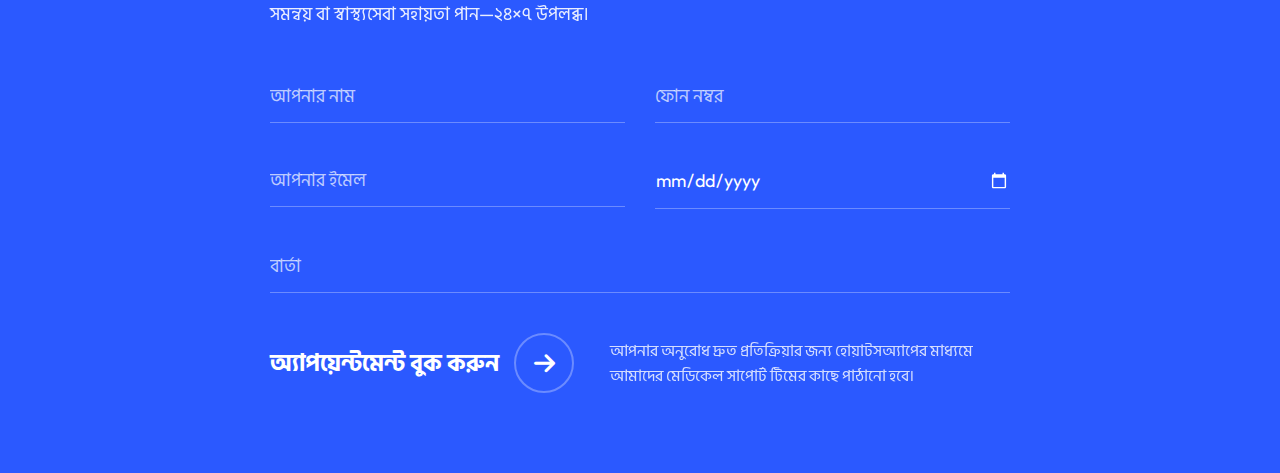
<file: services.html>
<!DOCTYPE html>
<html lang="bn">
<head>
    <meta charset="UTF-8">
    <meta name="viewport" content="width=device-width, initial-scale=1.0">
    <title>Services | MedaFill</title>
    <link rel="preconnect" href="https://fonts.googleapis.com">
    <link rel="preconnect" href="https://fonts.gstatic.com" crossorigin>
    <link href="https://fonts.googleapis.com/css2?family=Outfit:wght@300;400;500;600;700&family=Hind+Siliguri:wght@300;400;500;600;700&display=swap" rel="stylesheet">
    <link rel="stylesheet" href="https://cdnjs.cloudflare.com/ajax/libs/font-awesome/6.4.0/css/all.min.css">
    <style>
        :root {
            --primary-blue: #2B59FF;
            --dark-navy: #0B1B35;
            --light-bg: #F8FAFF;
            --text-main: #333333;
            --text-secondary: #666666;
            --white: #FFFFFF;
            --accent-red: #FF3B30;
            --transition: all 0.4s cubic-bezier(0.165, 0.84, 0.44, 1);
            --glass: rgba(255, 255, 255, 0.1);
            --shadow-sm: 0 5px 15px rgba(0,0,0,0.05);
            --shadow-md: 0 10px 30px rgba(0,0,0,0.1);
        }

        * {
            margin: 0;
            padding: 0;
            box-sizing: border-box;
            font-family: 'Outfit', 'Hind Siliguri', sans-serif;
        }

        html { scroll-behavior: smooth; }
        body {
            background-color: var(--white);
            color: var(--text-main);
            overflow-x: hidden;
            line-height: 1.6;
        }
        a { text-decoration: none; color: inherit; }
        ul { list-style: none; }
        img { max-width: 100%; display: block; }

        .container {
            max-width: 1240px;
            margin: 0 auto;
            padding: 0 30px;
        }

        section {
            padding: 120px 0;
            position: relative;
        }

        /* Utilities */
        .btn {
            display: inline-flex;
            align-items: center;
            justify-content: center;
            padding: 14px 28px;
            border-radius: 50px;
            font-weight: 600;
            font-size: 15px;
            transition: var(--transition);
            cursor: pointer;
            border: none;
            gap: 10px;
        }

        .btn-primary {
            background: var(--primary-blue);
            color: var(--white);
        }

        .btn-primary:hover {
            background: #1a44e0;
            transform: translateY(-3px);
            box-shadow: 0 8px 25px rgba(43, 89, 255, 0.4);
        }

        .subtitle {
            text-transform: uppercase;
            color: var(--primary-blue);
            font-weight: 700;
            font-size: 13px;
            letter-spacing: 2px;
            margin-bottom: 20px;
            display: block;
        }

        h2 {
            font-size: 45px;
            font-weight: 700;
            color: var(--dark-navy);
            margin-bottom: 25px;
            line-height: 1.2;
        }

        /* Header */
        header {
            background: rgba(255, 255, 255, 0.95);
            backdrop-filter: blur(10px);
            padding: 20px 0;
            position: fixed;
            width: 100%;
            top: 0;
            z-index: 1000;
            transition: var(--transition);
            border-bottom: 1px solid rgba(0,0,0,0.03);
        }

        nav {
            display: flex;
            align-items: center;
            justify-content: space-between;
        }

        .logo img { height: 45px; }

        .nav-links {
            display: flex;
            gap: 35px;
            align-items: center;
        }

        .nav-links a {
            font-weight: 500;
            font-size: 15px;
            color: var(--text-main);
            transition: var(--transition);
        }

        .nav-links a:hover, .nav-links a.active {
            color: var(--primary-blue);
        }

        .lang-btn {
            background: transparent;
            border: 1px solid #ddd;
            padding: 5px 15px;
            border-radius: 20px;
            cursor: pointer;
            font-size: 14px;
            font-weight: 600;
            margin-left: 10px;
            display: flex;
            align-items: center;
            gap: 5px;
            transition: var(--transition);
        }

        .lang-btn:hover {
            border-color: var(--primary-blue);
            color: var(--primary-blue);
        }

        /* Mobile Nav & Hamburger */
        .mobile-toggle {
            display: none;
            cursor: pointer;
            font-size: 28px;
            color: var(--text-main);
            z-index: 1002;
        }

        /* Page Header */
        .page-header {
            background: var(--primary-blue);
            padding: 180px 0 100px;
            text-align: center;
            color: var(--white);
            background-image: url('medical-bg.jpg');
            background-size: cover;
            background-position: center;
            position: relative;
        }

        .page-header::before {
            content: '';
            position: absolute; top: 0; left: 0; width: 100%; height: 100%;
            background: rgba(11, 27, 53, 0.85);
            z-index: 1;
        }

        .page-header .container { position: relative; z-index: 2; }

        .page-header h1 {
            font-size: 56px;
            font-weight: 700;
            margin-bottom: 20px;
        }
        
        .page-header p {
            font-size: 20px;
            opacity: 0.9;
            max-width: 700px;
            margin: 0 auto;
        }

        /* Services Grid */
        .services {
            background: var(--light-bg);
            text-align: center;
        }

        .services-grid {
            display: grid;
            grid-template-columns: repeat(4, 1fr);
            gap: 30px;
            margin-top: 60px;
        }

        .card {
            background: var(--white);
            border-radius: 20px;
            overflow: hidden;
            box-shadow: var(--shadow-sm);
            transition: var(--transition);
            text-align: left;
            border: 1px solid #f0f4ff;
        }

        .card:hover {
            transform: translateY(-12px);
            box-shadow: var(--shadow-md);
            border-color: var(--primary-blue);
        }

        .card-img {
            height: 220px;
            width: 100%;
            object-fit: cover;
        }

        .card-body {
            padding: 30px;
            position: relative;
        }

        .card-icon {
            width: 55px;
            height: 55px;
            background: var(--primary-blue);
            border-radius: 50%;
            display: flex;
            align-items: center;
            justify-content: center;
            color: var(--white);
            position: absolute;
            top: -28px;
            left: 30px;
            border: 5px solid var(--white);
            box-shadow: 0 4px 10px rgba(43, 89, 255, 0.3);
        }

        .card h3 {
            font-size: 22px;
            margin: 15px 0 12px;
            color: var(--dark-navy);
        }

        .card p {
            font-size: 15px;
            color: var(--text-secondary);
            margin-bottom: 20px;
        }

        .link-more {
            color: var(--primary-blue);
            font-weight: 700;
            font-size: 14px;
            display: flex;
            align-items: center;
            gap: 8px;
        }

        /* Appointment Form Styles */
        .appointment-section {
            background: var(--primary-blue);
            color: var(--white);
            padding: 80px 0;
            position: relative;
            overflow: hidden;
        }
        
        .app-form-wrap { max-width: 800px; margin: 0 auto; }
        
        .app-subtitle {
            text-transform: uppercase;
            letter-spacing: 1px;
            font-size: 14px;
            font-weight: 600;
            margin-bottom: 10px;
            display: block;
            opacity: 0.9;
        }
        
        .app-title {
            font-size: 48px;
            font-weight: 700;
            margin-bottom: 20px;
            line-height: 1.2;
        }
        
        .app-desc {
            font-size: 18px;
            line-height: 1.6;
            margin-bottom: 40px;
            opacity: 0.9;
            max-width: 600px;
        }
        
        .form-grid {
            display: grid;
            grid-template-columns: 1fr 1fr;
            gap: 30px;
            margin-bottom: 30px;
        }
        
        .form-group { position: relative; }
        
        .form-control {
            width: 100%;
            background: transparent;
            border: none;
            border-bottom: 1px solid rgba(255,255,255,0.3);
            padding: 15px 0;
            color: var(--white);
            font-size: 18px;
            font-family: 'Outfit', 'Hind Siliguri', sans-serif;
            outline: none;
            transition: border-color 0.3s;
        }
        
        .form-control::placeholder { color: rgba(255,255,255,0.7); }
        .form-control:focus { border-bottom-color: var(--white); }
        
        input[type="date"]::-webkit-calendar-picker-indicator {
            filter: invert(1);
            cursor: pointer;
        }

        .form-submit-row {
            display: flex;
            align-items: center;
            justify-content: space-between;
            margin-top: 40px;
            flex-wrap: wrap;
            gap: 20px;
        }
        
        .btn-submit {
            display: inline-flex;
            align-items: center;
            gap: 15px;
            font-size: 24px;
            font-weight: 700;
            color: var(--white);
            background: none;
            border: none;
            cursor: pointer;
            padding: 0;
            text-decoration: none;
        }
        
        .btn-submit .circle-icon {
            width: 60px;
            height: 60px;
            border: 2px solid rgba(255,255,255,0.3);
            border-radius: 50%;
            display: flex;
            align-items: center;
            justify-content: center;
            transition: 0.3s;
        }
        
        .btn-submit:hover .circle-icon {
            background: var(--white);
            color: var(--primary-blue);
            border-color: var(--white);
        }
        
        .whatsapp-note {
            font-size: 16px;
            opacity: 0.8;
            max-width: 400px;
        }

        /* Footer */
        footer {
            background: #060E1B;
            color: rgba(255,255,255,0.8);
            padding: 100px 0 40px;
        }

        .footer-wrap {
            display: grid;
            grid-template-columns: 1.2fr 0.8fr 0.8fr 1.2fr;
            gap: 60px;
            margin-bottom: 80px;
        }

        .footer-info img {
            height: 55px;
            margin-bottom: 30px;
            background: white;
            padding: 8px;
            border-radius: 8px;
        }

        .footer-wrap h4 {
            color: var(--white);
            font-size: 20px;
            margin-bottom: 35px;
        }

        .footer-links li { margin-bottom: 18px; }

        .footer-links a:hover {
            color: var(--primary-blue);
            transform: translateX(5px);
            display: inline-block;
        }

        .footer-contact li {
            margin-bottom: 25px;
            display: flex;
            gap: 20px;
        }

        .footer-contact i {
            color: var(--primary-blue);
            font-size: 20px;
            margin-top: 5px;
        }

        .footer-copy {
            border-top: 1px solid rgba(255,255,255,0.05);
            padding-top: 40px;
            display: flex;
            justify-content: space-between;
            font-size: 15px;
        }

        /* Responsive */
        @media (max-width: 1100px) {
            .footer-wrap { grid-template-columns: repeat(2, 1fr); }
            .services-grid { grid-template-columns: repeat(2, 1fr); }
        }

        @media (max-width: 768px) {
            .logo img { height: 40px; }
            .mobile-toggle { display: block; margin-left: auto; }
            
            .nav-links {
                position: fixed; top: 0; right: -100%; width: 85%; height: 100vh;
                background: var(--white); flex-direction: column; justify-content: flex-start;
                padding-top: 100px; gap: 25px; box-shadow: -5px 0 30px rgba(0,0,0,0.1);
                transition: var(--transition); z-index: 1001; display: flex;
            }

            .nav-links.active { right: 0; }
            .nav-links li a { font-size: 24px; padding: 10px 30px; display: block; }
            
            .page-header { padding: 140px 0 60px; }
            .page-header h1 { font-size: 40px; }
            .page-header p { font-size: 18px; }
            
            .form-grid { grid-template-columns: 1fr; gap: 20px; }
            .app-title { font-size: 36px; }
            .form-submit-row { flex-direction: column; align-items: flex-start; }
            
            .footer-wrap { grid-template-columns: 1fr; gap: 40px; text-align: left; }
            .footer-contact li { justify-content: flex-start; }
            
            nav .btn-primary { display: none; }
            #lang-toggle { font-size: 16px; padding: 5px 10px; margin-left: 10px; }
            
            .services-grid { grid-template-columns: 1fr; }
        }
    </style>
</head>
<body>

<header id="main-header">
    <div class="container">
        <nav>
            <a href="index.html" class="logo">
                <img src="logo.webp" alt="MedaFill Logo">
            </a>
            <div style="display: flex; align-items: center; gap: 20px;">
                <ul class="nav-links" id="navLinks">
                    <li><a href="about.html" style="font-size: 20px; font-weight: 500;" data-i18n="about">আমাদের সম্পর্কে</a></li>
                    <li><a href="services.html" class="active" style="font-size: 20px; font-weight: 500;" data-i18n="services">সেবা</a></li>
                    <li><a href="doctors.html" style="font-size: 20px; font-weight: 500;" data-i18n="doctors">ডাক্তার</a></li>
                    <li><a href="blogs.html" style="font-size: 20px; font-weight: 500;" data-i18n="blogs">ব্লগ</a></li>
                    <li><a href="contact.html" style="font-size: 20px; font-weight: 500;" data-i18n="contact">যোগাযোগ</a></li>
                </ul>
                <a href="tel:+919046640012" class="btn btn-primary" data-i18n="call_now">কল করুন</a>
                <button class="lang-btn" id="lang-toggle" onclick="toggleLanguage()">
                    <i class="fas fa-globe"></i> English
                </button>
                <div class="mobile-toggle" onclick="toggleMenu()">
                    <i class="fas fa-bars"></i>
                </div>
            </div>
        </nav>
    </div>
</header>

<section class="page-header">
    <div class="container">
        <h1 data-i18n="services_header_title">আমাদের চিকিৎসা পরিষেবা</h1>
        <p data-i18n="services_header_desc">প্রযুক্তি এবং সহানুভূতির সাথে বিশ্বমানের স্বাস্থ্যসেবা, আপনার দোরগোড়ায়।</p>
    </div>
</section>

<section class="services" id="services">
    <div class="container">
        <span class="subtitle" data-i18n="what_we_provide">আমরা যা প্রদান করি</span>
        <h2 data-i18n="our_services">আমাদের বিশেষায়িত সেবাসমূহ</h2>
        <p style="color: var(--text-secondary); max-width: 600px; margin: 0 auto 60px; font-size: 18px;" data-i18n="services_desc_long">আমাদের বিশেষায়িত ডাক্তার এবং আধুনিক প্রযুক্তির মাধ্যমে আমরা নিশ্চিত করি যে আপনি সর্বদা সর্বোত্তম চিকিৎসা সেবা পাচ্ছেন।</p>
        
        <div class="services-grid">
            <!-- Cardiology -->
            <div class="card">
                <img src="services-1.webp" alt="Cardiology" class="card-img">
                <div class="card-body">
                    <div class="card-icon"><i class="fas fa-heart-pulse"></i></div>
                    <h3 data-i18n="cardiologist">হৃদরোগ বিশেষজ্ঞ</h3>
                    <p data-i18n="cardio_desc">হৃদরোগ এবং রক্তনালী সম্পর্কিত যেকোনো সমস্যার জন্য আমাদের অভিজ্ঞ হৃদরোগ বিশেষজ্ঞদের পরামর্শ নিন...</p>
                    <a href="contact.html" class="link-more"><span data-i18n="book_now">বুক করুন</span> <i class="fas fa-arrow-right-long"></i></a>
                </div>
            </div>
            <!-- Pulmonary -->
            <div class="card">
                <img src="services-2.webp" alt="Pulmonary" class="card-img">
                <div class="card-body">
                    <div class="card-icon"><i class="fas fa-lungs"></i></div>
                    <h3 data-i18n="pulmonary">পালমোনারি</h3>
                    <p data-i18n="lung_desc">ফুসফুস এবং শ্বাসকষ্টজনিত সমস্যার উন্নত চিকিৎসার জন্য আমাদের বিশেষায়িত ডাক্তারদের সেবা গ্রহণ করুন...</p>
                    <a href="contact.html" class="link-more"><span data-i18n="book_now">বুক করুন</span> <i class="fas fa-arrow-right-long"></i></a>
                </div>
            </div>
            <!-- Gynecology -->
            <div class="card">
                <img src="services-3.webp" alt="Gynecology" class="card-img">
                <div class="card-body">
                    <div class="card-icon"><i class="fas fa-venus"></i></div>
                    <h3 data-i18n="gynecology">স্ত্রীরোগ বিশেষজ্ঞ</h3>
                    <p data-i18n="gyn_desc">মহিলাদের স্বাস্থ্য এবং প্রজনন সংক্রান্ত যেকোনো জটিলতার জন্য আমাদের অভিজ্ঞ গাইনোকোলজিস্টদের পরামর্শ নিন...</p>
                    <a href="contact.html" class="link-more"><span data-i18n="book_now">বুক করুন</span> <i class="fas fa-arrow-right-long"></i></a>
                </div>
            </div>
            <!-- Ophthalmology -->
            <div class="card">
                <img src="services-4.webp" alt="Ophthalmology" class="card-img">
                <div class="card-body">
                    <div class="card-icon"><i class="fas fa-eye"></i></div>
                    <h3 data-i18n="ophthalmology">চক্ষু বিশেষজ্ঞ</h3>
                    <p data-i18n="eye_desc">চোখের যেকোনো সমস্যা, দৃষ্টিশক্তি পরীক্ষা এবং উন্নত চিকিৎসার জন্য আমাদের চক্ষু বিশেষজ্ঞদের সেবা নিন...</p>
                    <a href="contact.html" class="link-more"><span data-i18n="book_now">বুক করুন</span> <i class="fas fa-arrow-right-long"></i></a>
                </div>
            </div>
        </div>
    </div>
</section>

<section class="appointment-section">
    <div class="container app-form-wrap">
        <span class="app-subtitle" data-i18n="req_consultation">Request a Consultation</span>
        <h2 class="app-title" data-i18n="make_appt">Make an Appointment</h2>
        <p class="app-desc" data-i18n="appt_desc">
            Schedule your consultation easily and receive professional medical guidance, emergency coordination, or healthcare support—available 24×7.
        </p>
        
        <form id="appointmentForm" onsubmit="sendToWhatsApp(event)">
            <div class="form-grid">
                <div class="form-group">
                    <input type="text" class="form-control" id="name" placeholder="Your Name" required>
                </div>
                <div class="form-group">
                    <input type="tel" class="form-control" id="phone" placeholder="Phone No" required>
                </div>
                <div class="form-group">
                    <input type="email" class="form-control" id="email" placeholder="Your Email">
                </div>
                <div class="form-group">
                    <input type="date" class="form-control" id="date" lang="en-GB">
                </div>
            </div>
            <div class="form-group">
                <input type="text" class="form-control" id="message" placeholder="Message" style="width: 100%;">
            </div>
            
            <div class="form-submit-row">
                <button type="submit" class="btn-submit">
                    <span data-i18n="book_apt_btn">Book an Appointment</span>
                    <span class="circle-icon"><i class="fas fa-arrow-right"></i></span>
                </button>
                
                <p class="whatsapp-note" data-i18n="wa_note">
                    Your request will be sent directly to our medical support team via WhatsApp for quick response.
                </p>
            </div>
        </form>
    </div>
</section>

<!-- ... (skipping footer for brevity in replacement search) ... -->

<script>
    // Header
    window.addEventListener('scroll', () => {
        const header = document.getElementById('main-header');
        if (window.scrollY > 50) {
            header.style.padding = '12px 0';
            header.style.boxShadow = '0 10px 30px rgba(0,0,0,0.08)';
        } else {
            header.style.padding = '20px 0';
            header.style.boxShadow = 'none';
        }
    });

    // Mobile Menu
    function toggleMenu() {
        document.getElementById('navLinks').classList.toggle('active');
    }

    document.querySelectorAll('.nav-links a').forEach(link => {
        link.addEventListener('click', () => {
            document.getElementById('navLinks').classList.remove('active');
        });
    });

    // WhatsApp
    function sendToWhatsApp(e) {
        e.preventDefault();
        const name = document.getElementById('name').value;
        const phone = document.getElementById('phone').value;
        const email = document.getElementById('email').value;
        const dateInput = document.getElementById('date').value;
        const message = document.getElementById('message').value;
        
        let formattedDate = dateInput;
        if(dateInput) {
            const [year, month, day] = dateInput.split('-');
            formattedDate = `${day}/${month}/${year}`;
        }
        
        const text = `Appointment Request:%0AName: ${name}%0APhone: ${phone}%0AEmail: ${email}%0ADate: ${formattedDate}%0AMessage: ${message}`;
        window.open(`https://wa.me/919046640012?text=${text}`, '_blank');
    }

    // Translations
    const translations = {
        en: {
            about: "About Us",
            services: "Services",
            doctors: "Doctors",
            blogs: "Blogs",
            contact: "Contact Us",
            call_now: "Call Now",
            services_header_title: "Our Medical Services",
            services_header_desc: "World-class healthcare services with technology and compassion, right at your doorstep.",
            what_we_provide: "What We Provide",
            our_services: "Our Specialized Services",
            services_desc_long: "Through our specialized doctors and modern technology, we ensure that you always receive the best medical care.",
            cardiologist: "Cardiologist",
            cardio_desc: "Get expert advice from our cardiologists for any heart and vascular related problems...",
            book_now: "Book Now",
            pulmonary: "Pulmonary",
            lung_desc: "Consult our specialized doctors for lung and respiratory issues treatment...",
            gynecology: "Gynecology",
            gyn_desc: "Get consultation from our experienced gynecologists for women's health and reproductive issues...",
            ophthalmology: "Ophthalmology",
            eye_desc: "Get expert care for any eye problems, vision testing and advanced treatment...",
            req_consultation: "Request a Consultation",
            make_appt: "Make an Appointment",
            appt_desc: "Schedule your consultation easily and receive professional medical guidance, emergency coordination, or healthcare support—available 24×7.",
            book_apt_btn: "Book an Appointment",
            wa_note: "Your request will be sent directly to our medical support team via WhatsApp for quick response.",
             footer_about: "Medafill is a trusted online medical support platform dedicated to making healthcare faster, simpler, and more accessible.",
            footer_services: "Our Services",
            footer_doc: "Doctor Consultation",
            footer_ambu: "Ambulance Booking",
            footer_nurse: "Home Nursing",
            footer_video: "Video Consultations",
            footer_links: "Quick Links",
            footer_privacy: "Privacy Policy",
            footer_terms: "Terms & Conditions",
            footer_disclaimer: "Disclaimer",
            footer_contact: "Contact Us",
            contact_addr: "Online Medical Support, India",
            footer_dev: "Developed by Pixel Solution"
        },
        bn: {
            about: "আমাদের সম্পর্কে",
            services: "সেবা",
            doctors: "ডাক্তার",
            blogs: "ব্লগ",
            contact: "যোগাযোগ",
            call_now: "কল করুন",
            services_header_title: "আমাদের চিকিৎসা পরিষেবা",
            services_header_desc: "প্রযুক্তি এবং সহানুভূতির সাথে বিশ্বমানের স্বাস্থ্যসেবা, আপনার দোরগোড়ায়।",
            what_we_provide: "আমরা যা প্রদান করি",
            our_services: "আমাদের বিশেষায়িত সেবাসমূহ",
            services_desc_long: "আমাদের বিশেষায়িত ডাক্তার এবং আধুনিক প্রযুক্তির মাধ্যমে আমরা নিশ্চিত করি যে আপনি সর্বদা সর্বোত্তম চিকিৎসা সেবা পাচ্ছেন।",
            cardiologist: "হৃদরোগ বিশেষজ্ঞ",
            cardio_desc: "হৃদরোগ এবং রক্তনালী সম্পর্কিত যেকোনো সমস্যার জন্য আমাদের অভিজ্ঞ হৃদরোগ বিশেষজ্ঞদের পরামর্শ নিন...",
            book_now: "বুক করুন",
            pulmonary: "পালমোনারি",
            lung_desc: "ফুসফুস এবং শ্বাসকষ্টজনিত সমস্যার উন্নত চিকিৎসার জন্য আমাদের বিশেষায়িত ডাক্তারদের সেবা গ্রহণ করুন...",
            gynecology: "স্ত্রীরোগ বিশেষজ্ঞ",
            gyn_desc: "মহিলাদের স্বাস্থ্য এবং প্রজনন সংক্রান্ত যেকোনো জটিলতার জন্য আমাদের অভিজ্ঞ গাইনোকোলজিস্টদের পরামর্শ নিন...",
            ophthalmology: "চক্ষু বিশেষজ্ঞ",
            eye_desc: "চোখের যেকোনো সমস্যা, দৃষ্টিশক্তি পরীক্ষা এবং উন্নত চিকিৎসার জন্য আমাদের চক্ষু বিশেষজ্ঞদের সেবা নিন...",
            req_consultation: "পরামর্শের জন্য অনুরোধ করুন",
            make_appt: "অ্যাপয়েন্টমেন্ট নিন",
            appt_desc: "সহজেই আপনার পরামর্শের সময় নির্ধারণ করুন এবং পেশাদার চিকিৎসা নির্দেশিকা, জরুরি সমন্বয় বা স্বাস্থ্যসেবা সহায়তা পান—২৪×৭ উপলব্ধ।",
            book_apt_btn: "অ্যাপয়েন্টমেন্ট বুক করুন",
            wa_note: "আপনার অনুরোধ দ্রুত প্রতিক্রিয়ার জন্য হোয়াটসঅ্যাপের মাধ্যমে আমাদের মেডিকেল সাপোর্ট টিমের কাছে পাঠানো হবে।",
             footer_about: "মেটাফিল একটি বিশ্বস্ত অনলাইন মেডিকেল সাপোর্ট প্ল্যাটফর্ম যা স্বাস্থ্যসেবাকে দ্রুত, সহজ এবং সবার জন্য সহজলভ্য করতে নিবেদিত।",
            footer_services: "আমাদের সেবাসমূহ",
            footer_doc: "ডাক্তার পরামর্শ",
            footer_ambu: "অ্যাম্বুলেন্স বুকিং",
            footer_nurse: "হোম নার্সিং",
            footer_video: "ভিডিও পরামর্শ",
            footer_links: "দ্রুত লিঙ্ক",
            footer_privacy: "গোপনীয়তা নীতি",
            footer_terms: "শর্তাবলী",
            footer_disclaimer: "দাবি পরিত্যাগী",
            footer_contact: "যোগাযোগ",
            contact_addr: "অনলাইন মেডিকেল সাপোর্ট, ভারত",
            footer_dev: "Developed by Pixel Solution"
        }
    };

    let currentLang = localStorage.getItem('site_lang') || 'bn';

    function updateContent() {
         const langData = translations[currentLang];
        const btn = document.getElementById('lang-toggle');
        
        btn.innerHTML = currentLang === 'bn' 
            ? '<i class="fas fa-globe"></i> English' 
            : '<i class="fas fa-globe"></i> বাংলা';
            
        if(currentLang === 'bn') {
            document.getElementById('name').placeholder = "আপনার নাম";
            document.getElementById('phone').placeholder = "ফোন নম্বর";
            document.getElementById('email').placeholder = "আপনার ইমেল";
            document.getElementById('message').placeholder = "বার্তা";
        } else {
            document.getElementById('name').placeholder = "Your Name";
            document.getElementById('phone').placeholder = "Phone No";
            document.getElementById('email').placeholder = "Your Email";
            document.getElementById('message').placeholder = "Message";
        }

        document.querySelectorAll('[data-i18n]').forEach(element => {
            const key = element.getAttribute('data-i18n');
            if (langData[key]) {
                 element.innerHTML = langData[key];
            }
        });
        
        document.documentElement.lang = currentLang;
        localStorage.setItem('site_lang', currentLang);
    }

    function toggleLanguage() {
        currentLang = currentLang === 'bn' ? 'en' : 'bn';
        updateContent();
    }

    document.addEventListener('DOMContentLoaded', updateContent);
</script>
</body>
</html>
</file>
